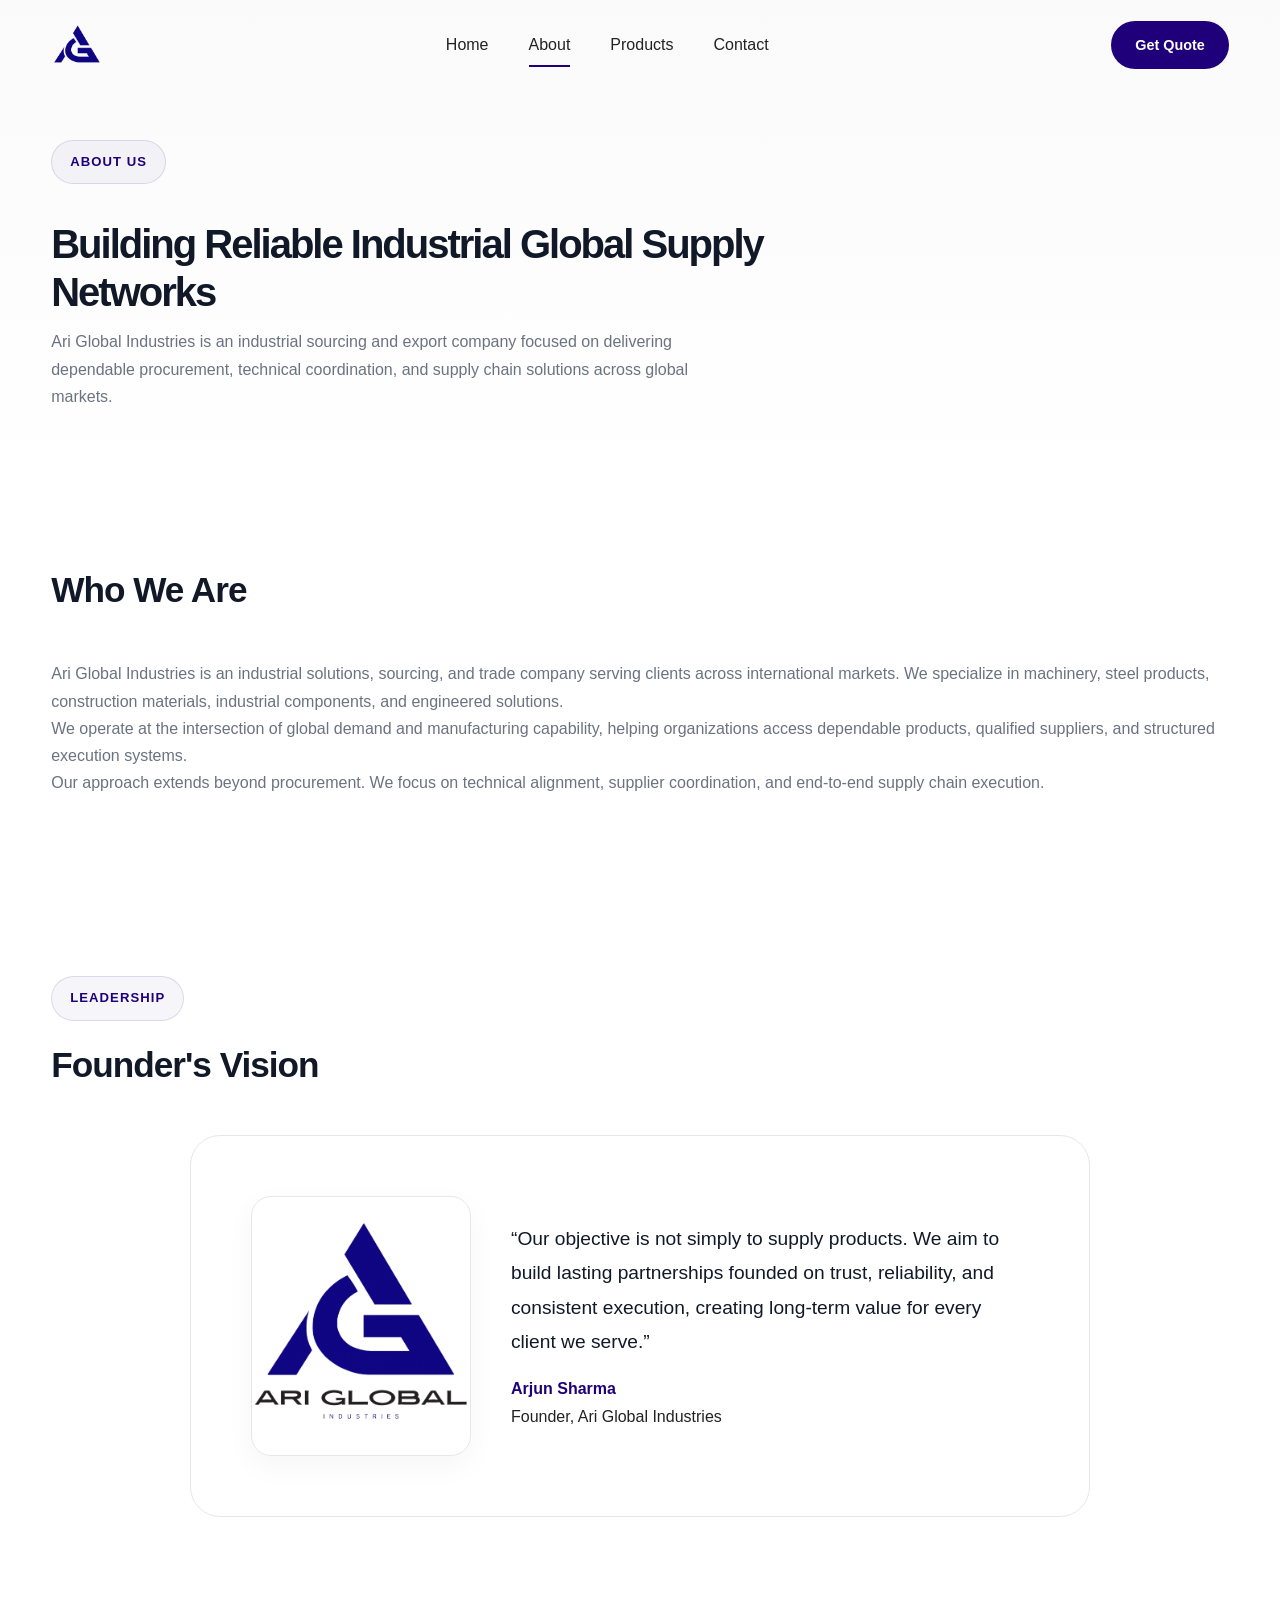
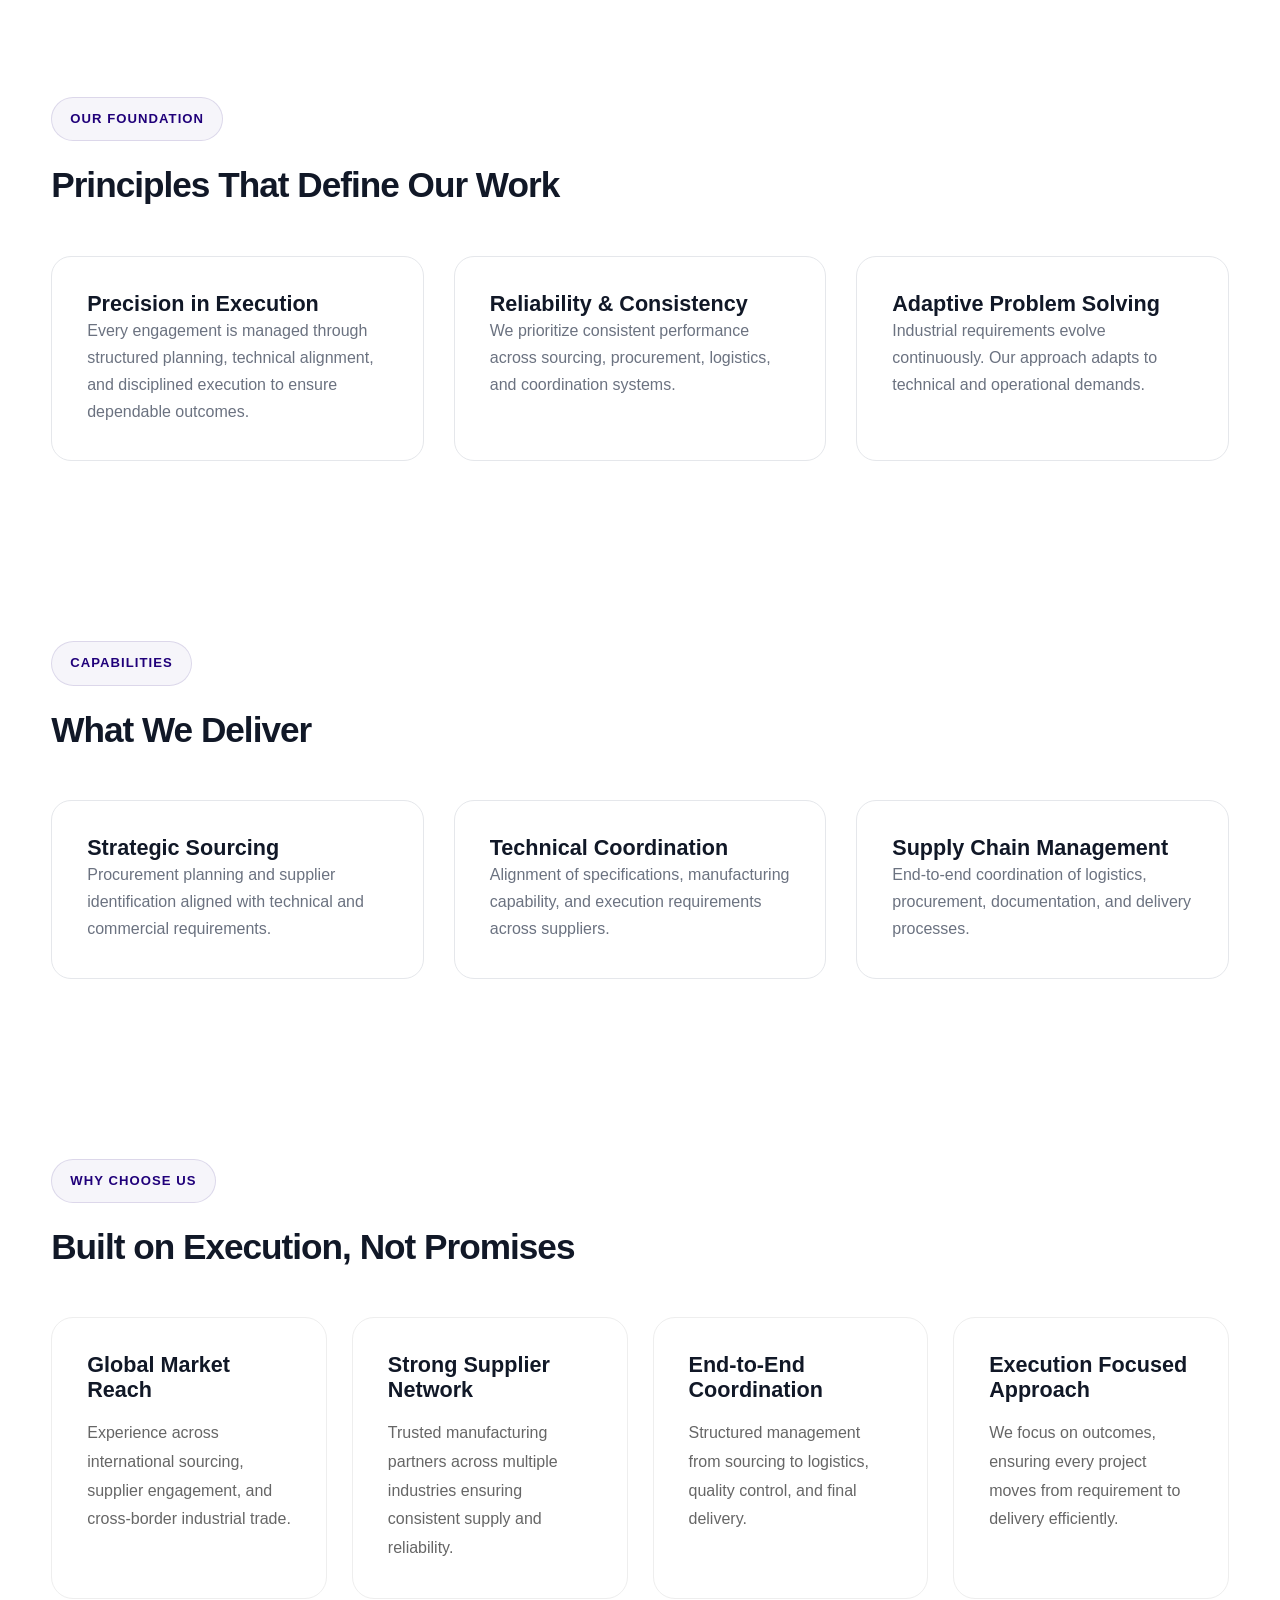
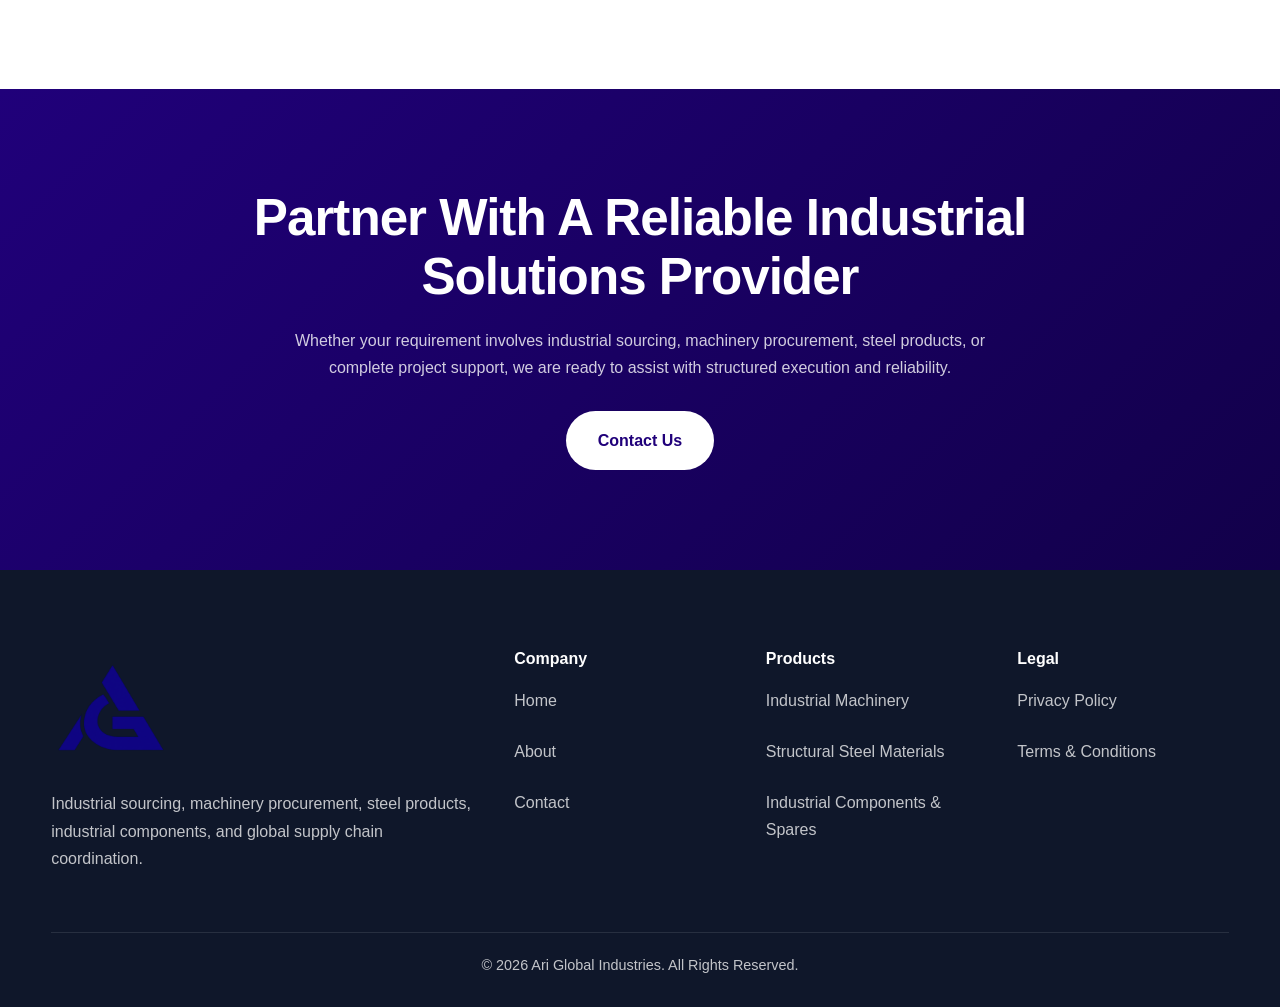
<file: about.html>
<!DOCTYPE html>
<html lang="en">

<head>

    <meta charset="UTF-8">
    <link rel="canonical" href="https://arigindustries.com/about">
    <meta name="viewport" content="width=device-width, initial-scale=1.0">

    <title>
About Ari Global Industries | Industrial Solutions Company
</title>

    <meta name="description"
content="Learn about Ari Global Industries, our leadership, sourcing expertise, industrial solutions capabilities, global supplier network, and commitment to execution excellence.">

<meta name="robots"
content="index, follow">

    <!-- Favicons -->

<link rel="icon" href="/favicon.ico" sizes="any">

<link rel="icon"
      type="image/png"
      sizes="32x32"
      href="favicon-32x32.png">

<link rel="icon"
      type="image/png"
      sizes="16x16"
      href="favicon-16x16.png">

<link rel="apple-touch-icon"
      href="apple-touch-icon.png">

<link rel="manifest"
      href="site.webmanifest">

<script type="application/ld+json">
{
  "@context":"https://schema.org",
  "@type":"Organization",
  "name":"Ari Global Industries",
  "url":"https://arigindustries.com/",
  "logo":"https://arigindustries.com/images/logo.png"
}
</script>      

    <link rel="stylesheet" href="style.css">

</head>

<body>

    <div class="preloader">

    <div class="loader-logo">
        <img src="images/logo.png" alt="Ari Global Industries Logo">
    </div>

</div>

<!-- =======================================
     HEADER (SAME AS HOMEPAGE)
======================================= -->

<header class="header">

    <div class="container navbar">

        <div class="logo">

    <a href="index.html">

        <img src="images/logo.png" alt="Ari Global Industries">

    </a>

    </div>
        

        <nav class="nav-links">

            <a href="index.html">Home</a>
            <a href="about.html" class="active">About</a>

            <div class="dropdown">

                <a href="#">Products</a>

                <div class="dropdown-menu">

                    <a href="industrial-machinery.html">Industrial Machinery</a>
                    <a href="steel-products.html">Structural Steel Materials</a>
                    <a href="industrial-components.html">Industrial Components & Spares</a>

                </div>

            </div>

            <a href="contact.html">Contact</a>

        </nav>

        <div class="nav-right">

            <a href="contact.html" class="nav-btn">
                Get Quote
            </a>

            <button class="menu-toggle">
                <span></span>
                <span></span>
                <span></span>
            </button>

        </div>

    </div>

</header>

<!-- =======================================
     ABOUT HERO (CLEAN + PREMIUM)
======================================= -->

<section class="page-hero">

    <div class="container">

        <div class="page-hero-content">

            <span class="section-tag">About Us</span>

            <h1>
                Building Reliable Industrial
                Global Supply Networks
            </h1>

            <p>
                Ari Global Industries is an industrial sourcing and export company
                focused on delivering dependable procurement, technical coordination,
                and supply chain solutions across global markets.
            </p>

        </div>

    </div>

</section>

<!-- =======================================
     COMPANY OVERVIEW
======================================= -->

<section class="about-section section-padding">

    <div class="container">

        <div class="section-heading">

            <h2>Who We Are</h2>

        </div>

        <div class="about-content">

            <p>
                Ari Global Industries is an industrial solutions, sourcing, and trade company
                serving clients across international markets. We specialize in machinery,
                steel products, construction materials, industrial components, and engineered solutions.
            </p>

            <p>
                We operate at the intersection of global demand and manufacturing capability,
                helping organizations access dependable products, qualified suppliers,
                and structured execution systems.
            </p>

            <p>
                Our approach extends beyond procurement. We focus on technical alignment,
                supplier coordination, and end-to-end supply chain execution.
            </p>

        </div>

    </div>

</section>
<!-- =======================================
     LEADERSHIP
======================================= -->

<section class="leadership section-padding">

    <div class="container">

        <div class="section-heading">

            <span class="section-tag">Leadership</span>

            <h2>Founder's Vision</h2>

        </div>

        <div class="leadership-box">

    <div class="leadership-quote">

        <div class="founder-grid">

            <div class="founder-image">

                <img src="images/founder.jpg" alt="Arjun Sharma - Founder">

            </div>

            <div class="founder-text">

                <p>

                    “Our objective is not simply to supply products.
                    We aim to build lasting partnerships founded on trust,
                    reliability, and consistent execution, creating long-term
                    value for every client we serve.”

                </p>

                <h4>Arjun Sharma</h4>

                <span>Founder, Ari Global Industries</span>

            </div>

        </div>

    </div>

</div>

    </div>

</section>
<!-- =======================================
     FOUNDATION PRINCIPLES
======================================= -->

<section class="foundation section-padding">

    <div class="container">

        <div class="section-heading">

            <span class="section-tag">Our Foundation</span>

            <h2>Principles That Define Our Work</h2>

        </div>

        <div class="foundation-grid">

            <div class="foundation-card">

                <h3>Precision in Execution</h3>

                <p>
                    Every engagement is managed through structured planning,
                    technical alignment, and disciplined execution to ensure dependable outcomes.
                </p>

            </div>

            <div class="foundation-card">

                <h3>Reliability & Consistency</h3>

                <p>
                    We prioritize consistent performance across sourcing, procurement,
                    logistics, and coordination systems.
                </p>

            </div>

            <div class="foundation-card">

                <h3>Adaptive Problem Solving</h3>

                <p>
                    Industrial requirements evolve continuously.
                    Our approach adapts to technical and operational demands.
                </p>

            </div>

        </div>

    </div>

</section>
<!-- =======================================
     CAPABILITIES
======================================= -->

<section class="capabilities section-padding">

    <div class="container">

        <div class="section-heading">

            <span class="section-tag">Capabilities</span>

            <h2>What We Deliver</h2>

        </div>

        <div class="capabilities-grid">

            <div class="capability-card">

                <h3>Strategic Sourcing</h3>

                <p>
                    Procurement planning and supplier identification
                    aligned with technical and commercial requirements.
                </p>

            </div>

            <div class="capability-card">

                <h3>Technical Coordination</h3>

                <p>
                    Alignment of specifications, manufacturing capability,
                    and execution requirements across suppliers.
                </p>

            </div>

            <div class="capability-card">

                <h3>Supply Chain Management</h3>

                <p>
                    End-to-end coordination of logistics, procurement,
                    documentation, and delivery processes.
                </p>

            </div>

        </div>

    </div>

</section>
<!-- =======================================
     WHY CHOOSE US
======================================= -->

<section class="why-choose section-padding">

    <div class="container">

        <div class="section-heading">

            <span class="section-tag">Why Choose Us</span>

            <h2>Built on Execution, Not Promises</h2>

        </div>

        <div class="why-grid">

            <div class="why-card">

                <h3>Global Market Reach</h3>

                <p>
                    Experience across international sourcing,
                    supplier engagement, and cross-border industrial trade.
                </p>

            </div>

            <div class="why-card">

                <h3>Strong Supplier Network</h3>

                <p>
                    Trusted manufacturing partners across multiple industries
                    ensuring consistent supply and reliability.
                </p>

            </div>

            <div class="why-card">

                <h3>End-to-End Coordination</h3>

                <p>
                    Structured management from sourcing to logistics,
                    quality control, and final delivery.
                </p>

            </div>

            <div class="why-card">

                <h3>Execution Focused Approach</h3>

                <p>
                    We focus on outcomes, ensuring every project moves
                    from requirement to delivery efficiently.
                </p>

            </div>

        </div>

    </div>

</section>

<!-- =======================================
     CTA SECTION
======================================= -->

<section class="about-cta">

    <div class="container">

        <div class="cta-box">

            <h2>
                Partner With A Reliable
                Industrial Solutions Provider
            </h2>

            <p>
                Whether your requirement involves industrial sourcing,
                machinery procurement, steel products, or complete project support,
                we are ready to assist with structured execution and reliability.
            </p>

            <a href="contact.html" class="btn-primary">
                Contact Us
            </a>

        </div>

    </div>

</section>

<!-- =======================================
     FOOTER
======================================= -->

<footer class="footer">

    <div class="container">

        <div class="footer-grid">

            <div class="footer-column">

                <img src="images/logo.png" alt="Ari Global Industries" class="footer-logo">

                <p>
                    Industrial sourcing, machinery procurement, steel products,
                    industrial components, and global supply chain coordination.
                </p>

            </div>

            <div class="footer-column">

                <h4>Company</h4>

                <ul>
                    <li><a href="index.html">Home</a></li>
                    <li><a href="about.html">About</a></li>
                    <li><a href="contact.html">Contact</a></li>
                </ul>

            </div>

            <div class="footer-column">

                <h4>Products</h4>

                <ul>
                    <li><a href="industrial-machinery.html">Industrial Machinery</a></li>
                    <li><a href="steel-products.html">Structural Steel Materials</a></li>
                    <li><a href="industrial-components.html">Industrial Components & Spares</a></li>
                </ul>

            </div>

            <div class="footer-column">

                <h4>Legal</h4>

                <ul>
                    <li><a href="privacy-policy.html">Privacy Policy</a></li>
                    <li><a href="terms-and-conditions.html">Terms & Conditions</a></li>
                </ul>

            </div>

        </div>

        <div class="footer-bottom">

            <p>© 2026 Ari Global Industries. All Rights Reserved.</p>

        </div>

    </div>

</footer>

<!-- =======================================
     SCRIPTS
======================================= -->

<script src="main.js"></script>

</body>
</html>
</file>
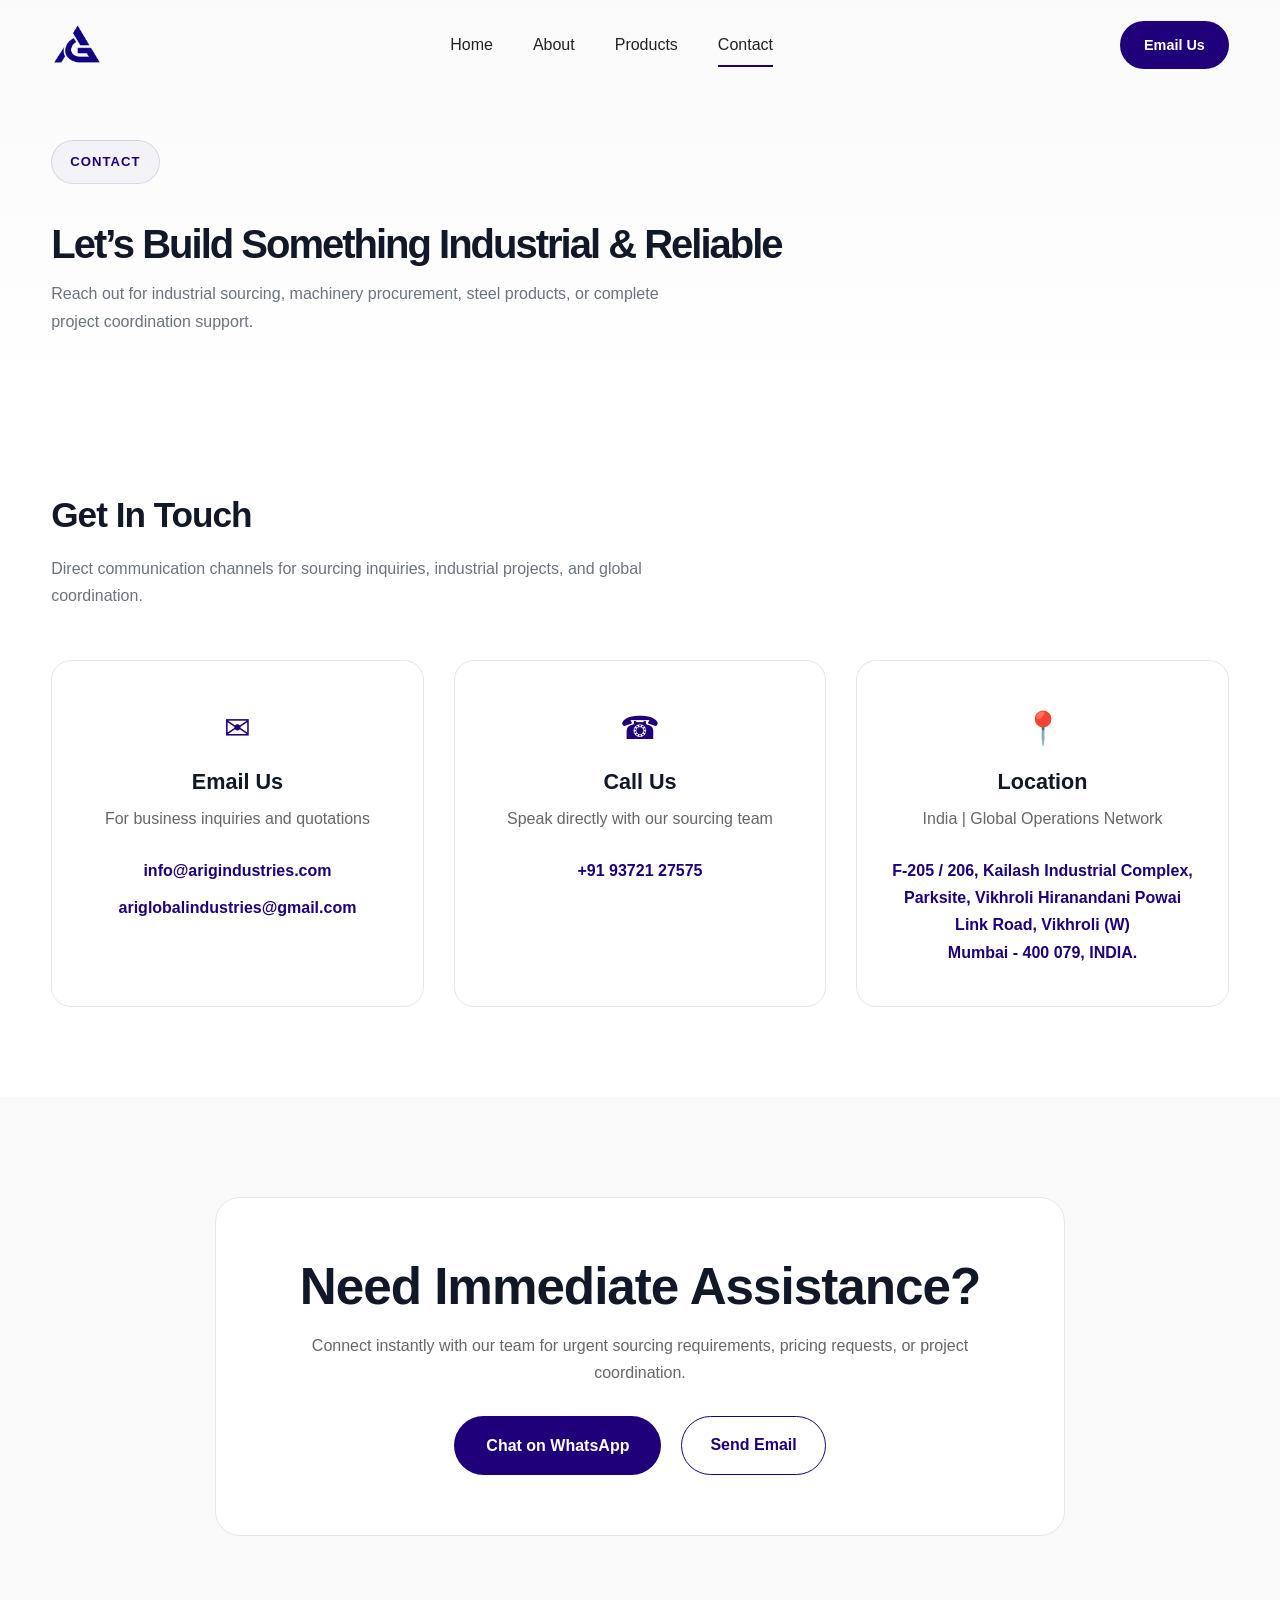
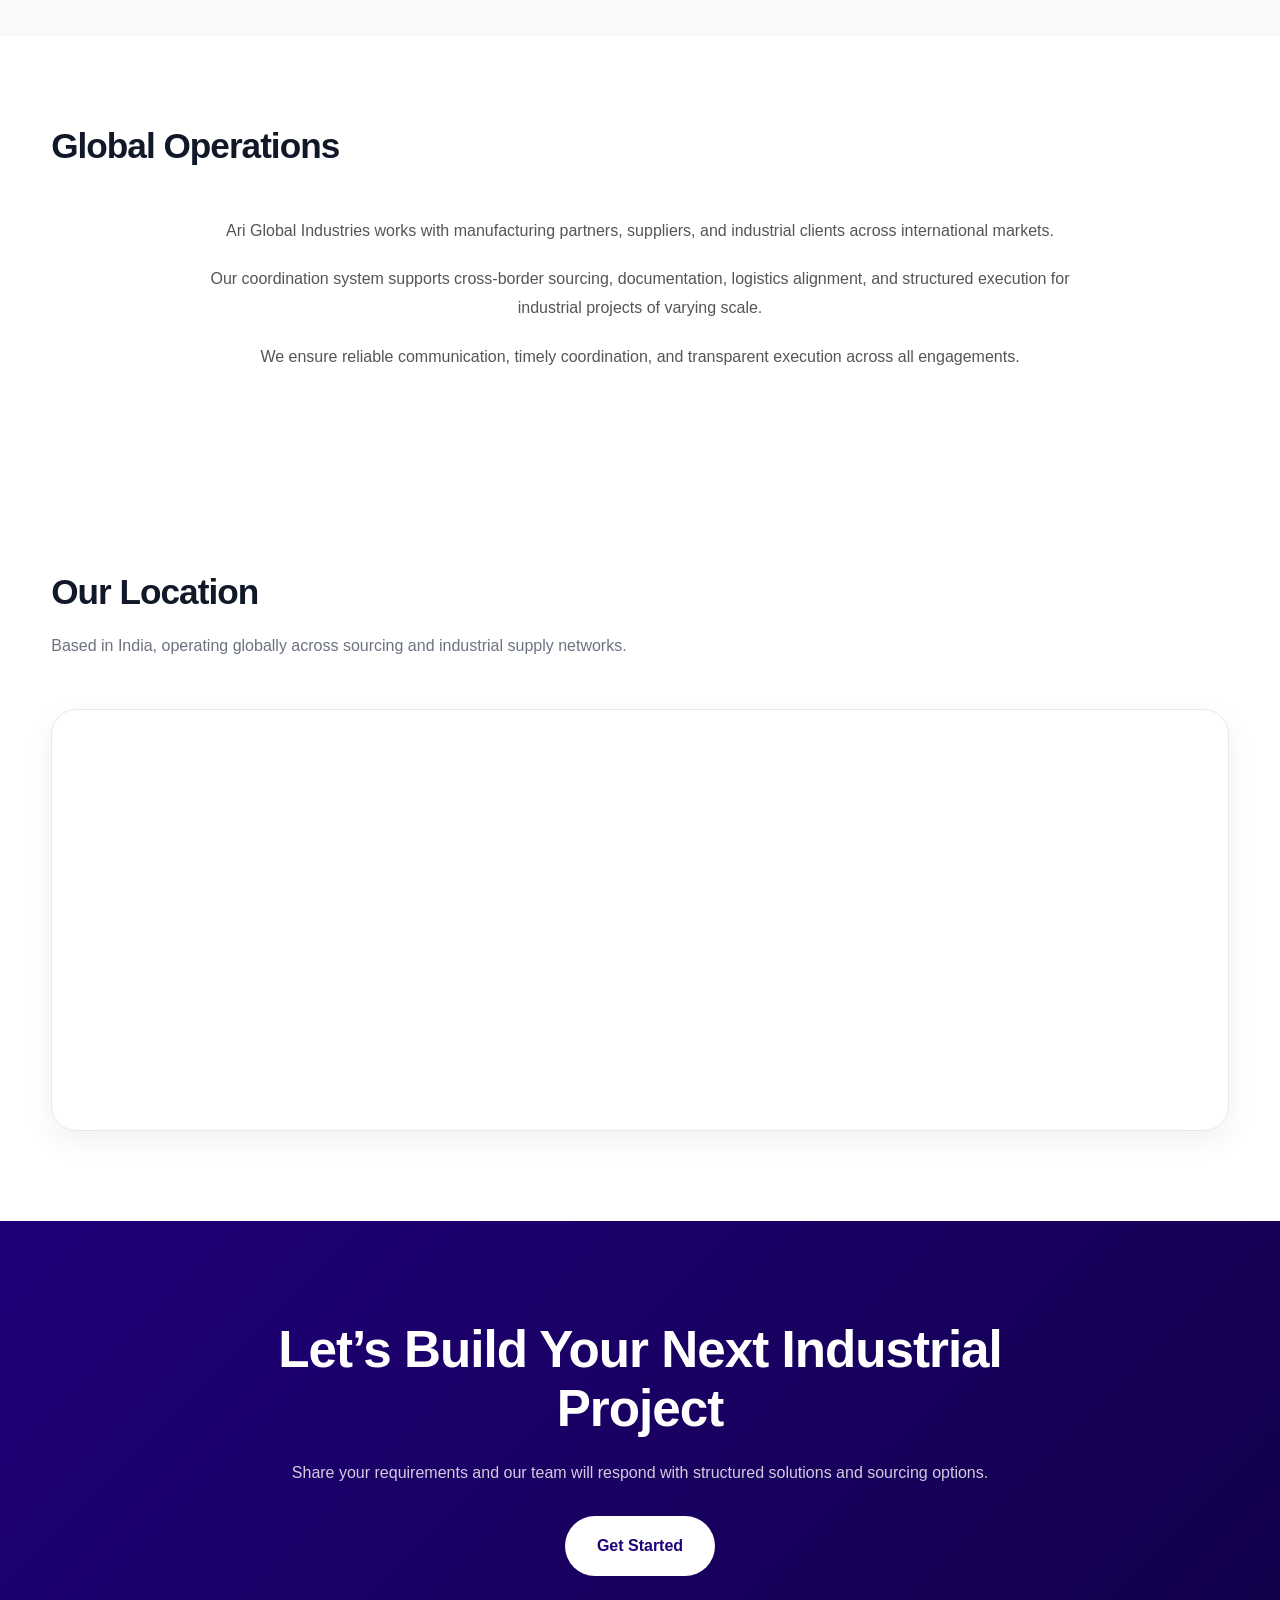
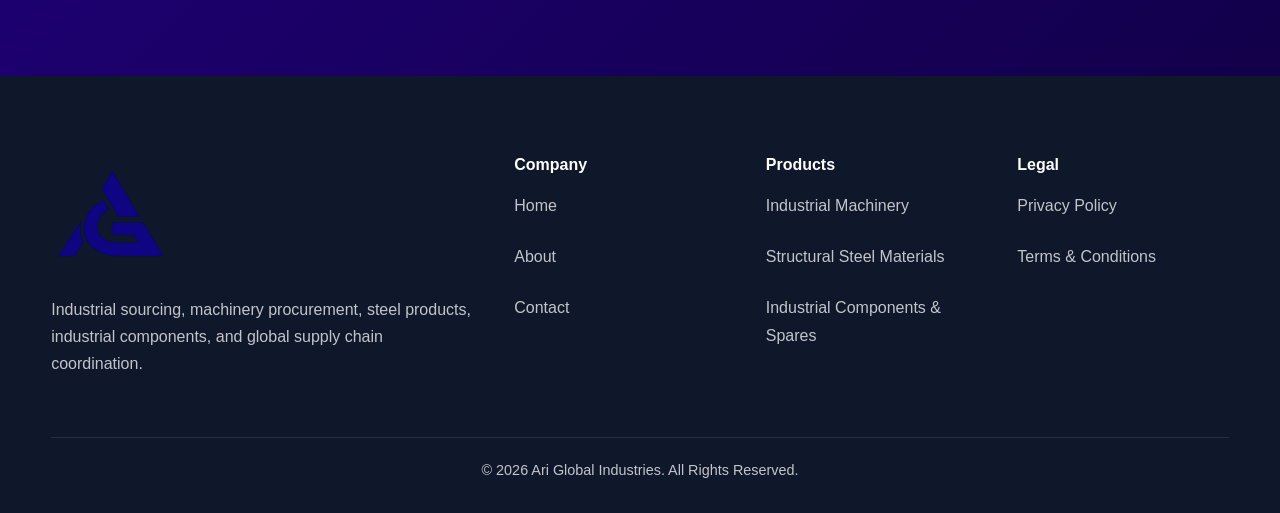
<file: contact.html>
<!DOCTYPE html>
<html lang="en">

<head>

    <meta charset="UTF-8">
    <link rel="canonical" href="https://arigindustries.com/contact">
    <meta name="viewport" content="width=device-width, initial-scale=1.0">

    <title>
Contact Ari Global Industries
</title>

<meta name="description"
content="Contact Ari Global Industries for industrial machinery, steel products, industrial sourcing, turnkey projects, and international supply solutions.">

<meta name="robots"
content="index, follow">

    <!-- Favicons -->

<link rel="icon" href="/favicon.ico" sizes="any">

<link rel="icon"
      type="image/png"
      sizes="32x32"
      href="favicon-32x32.png">

<link rel="icon"
      type="image/png"
      sizes="16x16"
      href="favicon-16x16.png">

<link rel="apple-touch-icon"
      href="apple-touch-icon.png">

<link rel="manifest"
      href="site.webmanifest">

<script type="application/ld+json">
{
  "@context":"https://schema.org",
  "@type":"Organization",
  "name":"Ari Global Industries",
  "url":"https://arigindustries.com/",
  "logo":"https://arigindustries.com/images/logo.png"
}
</script>      

    <link rel="stylesheet" href="style.css">

</head>

<body>

<!-- =======================================
     HEADER
======================================= -->

<header class="header">

    <div class="container navbar">

        <div class="logo">
            <a href="index.html">
                <img src="images/logo.png" alt="Ari Global Industries">
            </a>
        </div>

        <nav class="nav-links">

            <a href="index.html">Home</a>
            <a href="about.html">About</a>

            <div class="dropdown">

                <a href="#">Products</a>

                <div class="dropdown-menu">

                    <a href="industrial-machinery.html">Industrial Machinery</a>
                    <a href="steel-products.html">Structural Steel Materials</a>
                    <a href="industrial-components.html">Industrial Components & Spares</a>

                </div>

            </div>

            <a href="contact.html" class="active">Contact</a>

        </nav>

        <div class="nav-right">

            <a href="mailto:info@arigindustries.com" class="nav-btn">
                Email Us
            </a>

            <button class="menu-toggle">
                <span></span>
                <span></span>
                <span></span>
            </button>

        </div>

    </div>

</header>

<!-- =======================================
     CONTACT HERO
======================================= -->

<section class="page-hero">

    <div class="container">

        <div class="page-hero-content">

            <span class="section-tag">Contact</span>

            <h1>
                Let’s Build Something
                Industrial & Reliable
            </h1>

            <p>
                Reach out for industrial sourcing, machinery procurement,
                steel products, or complete project coordination support.
            </p>

        </div>

    </div>

</section>
<!-- =======================================
     CONTACT INFORMATION
======================================= -->

<section class="contact-info section-padding">

    <div class="container">

        <div class="section-heading">

            <h2>Get In Touch</h2>

            <p>
                Direct communication channels for sourcing inquiries,
                industrial projects, and global coordination.
            </p>

        </div>

        <div class="contact-grid">

            <!-- EMAIL -->
            <div class="contact-card">

                <div class="contact-icon">
                    ✉
                </div>

                <h3>Email Us</h3>

                <p>
                    For business inquiries and quotations
                </p>

                <a href="mailto:info@arigindustries.com">
                    info@arigindustries.com
                </a>
                <a href="mailto:ariglobalindustries@gmail.com">
                    ariglobalindustries@gmail.com
                </a>

            </div>

            <!-- PHONE -->
            <div class="contact-card">

                <div class="contact-icon">
                    ☎
                </div>

                <h3>Call Us</h3>

                <p>
                    Speak directly with our sourcing team
                </p>

                <a href="tel:+910000000000">
                    +91 93721 27575
                </a>

            </div>

            <!-- LOCATION -->
            <div class="contact-card">

                <div class="contact-icon">
                    📍
                </div>

                <h3>Location</h3>

                <p>
                    India | Global Operations Network
                </p>
                 
                <a>
                     F-205 / 206, Kailash Industrial Complex, Parksite, Vikhroli Hiranandani Powai Link Road, Vikhroli (W)<br>
                    Mumbai - 400 079, INDIA.
                </a>    

            </div>

        </div>

    </div>

</section>
<!-- =======================================
     QUICK CONNECT
======================================= -->

<section class="quick-connect">

    <div class="container">

        <div class="quick-box">

            <h2>
                Need Immediate Assistance?
            </h2>

            <p>
                Connect instantly with our team for urgent sourcing requirements,
                pricing requests, or project coordination.
            </p>

            <div class="quick-buttons">

                <a href="https://wa.me/910000000000" class="btn-primary">
                    Chat on WhatsApp
                </a>

                <a href="mailto:info@ariglobalindustries.com" class="btn-secondary">
                    Send Email
                </a>

            </div>

        </div>

    </div>

</section>
<!-- =======================================
     GLOBAL REACH
======================================= -->

<section class="global-reach section-padding">

    <div class="container">

        <div class="section-heading">

            <h2>Global Operations</h2>

        </div>

        <div class="reach-content">

            <p>
                Ari Global Industries works with manufacturing partners,
                suppliers, and industrial clients across international markets.
            </p>

            <p>
                Our coordination system supports cross-border sourcing,
                documentation, logistics alignment, and structured execution
                for industrial projects of varying scale.
            </p>

            <p>
                We ensure reliable communication, timely coordination,
                and transparent execution across all engagements.
            </p>

        </div>

    </div>

</section>

<!-- =======================================
     MAP SECTION
======================================= -->

<section class="contact-map section-padding">

    <div class="container">

        <div class="section-heading">

            <h2>Our Location</h2>

            <p>
                Based in India, operating globally across sourcing and industrial supply networks.
            </p>

        </div>

        <div class="map-box">

            <iframe
                src="https://www.google.com/maps/embed?pb=!1m18!1m12!1m3!1d3769.881976863992!2d72.9183122!3d19.1128329!2m3!1f0!2f0!3f0!3m2!1i1024!2i768!4f13.1!3m3!1m2!1s0x3be7c7c1de775cbb%3A0xfe68d544859f547e!2sKailash%20Industrial%20Complex%2C%20Park%20Site%20Rd%2C%20Vikhroli%20Park%20Site%2C%20HMPL%20Surya%20Nagar%2C%20Vikhroli%20West%2C%20Mumbai%2C%20Maharashtra%20400079!5e0!3m2!1sen!2sin!4v1774724966769!5m2!1sen!2sin"
                width="100%"
                height="420"
                style="border:0;"
                allowfullscreen=""
                loading="lazy"
                referrerpolicy="no-referrer-when-downgrade">
            </iframe>

        </div>

    </div>

</section>

<!-- =======================================
     FINAL CTA
======================================= -->

<section class="contact-cta">

    <div class="container">

        <div class="cta-box">

            <h2>
                Let’s Build Your Next Industrial Project
            </h2>

            <p>
                Share your requirements and our team will respond with
                structured solutions and sourcing options.
            </p>

            <a href="mailto:info@ariglobalindustries.com" class="btn-primary">
                Get Started
            </a>

        </div>

    </div>

</section>
<!-- =======================================
     FOOTER
======================================= -->

<footer class="footer">

    <div class="container">

        <div class="footer-grid">

            <div class="footer-column">

                <img src="images/logo.png" alt="Ari Global Industries" class="footer-logo">

                <p>
                    Industrial sourcing, machinery procurement, steel products,
                    industrial components, and global supply chain coordination.
                </p>

            </div>

            <div class="footer-column">

                <h4>Company</h4>

                <ul>
                    <li><a href="index.html">Home</a></li>
                    <li><a href="about.html">About</a></li>
                    <li><a href="contact.html">Contact</a></li>
                </ul>

            </div>

            <div class="footer-column">

                <h4>Products</h4>

                <ul>
                    <li><a href="industrial-machinery.html">Industrial Machinery</a></li>
                    <li><a href="steel-products.html">Structural Steel Materials</a></li>
                    <li><a href="industrial-components.html">Industrial Components & Spares</a></li>
                </ul>

            </div>

            <div class="footer-column">

                <h4>Legal</h4>

                <ul>
                    <li><a href="privacy-policy.html">Privacy Policy</a></li>
                    <li><a href="terms-and-conditions.html">Terms & Conditions</a></li>
                </ul>

            </div>

        </div>

        <div class="footer-bottom">

            <p>© 2026 Ari Global Industries. All Rights Reserved.</p>

        </div>

    </div>

</footer>

<script src="main.js"></script>

</body>
</html>
</file>
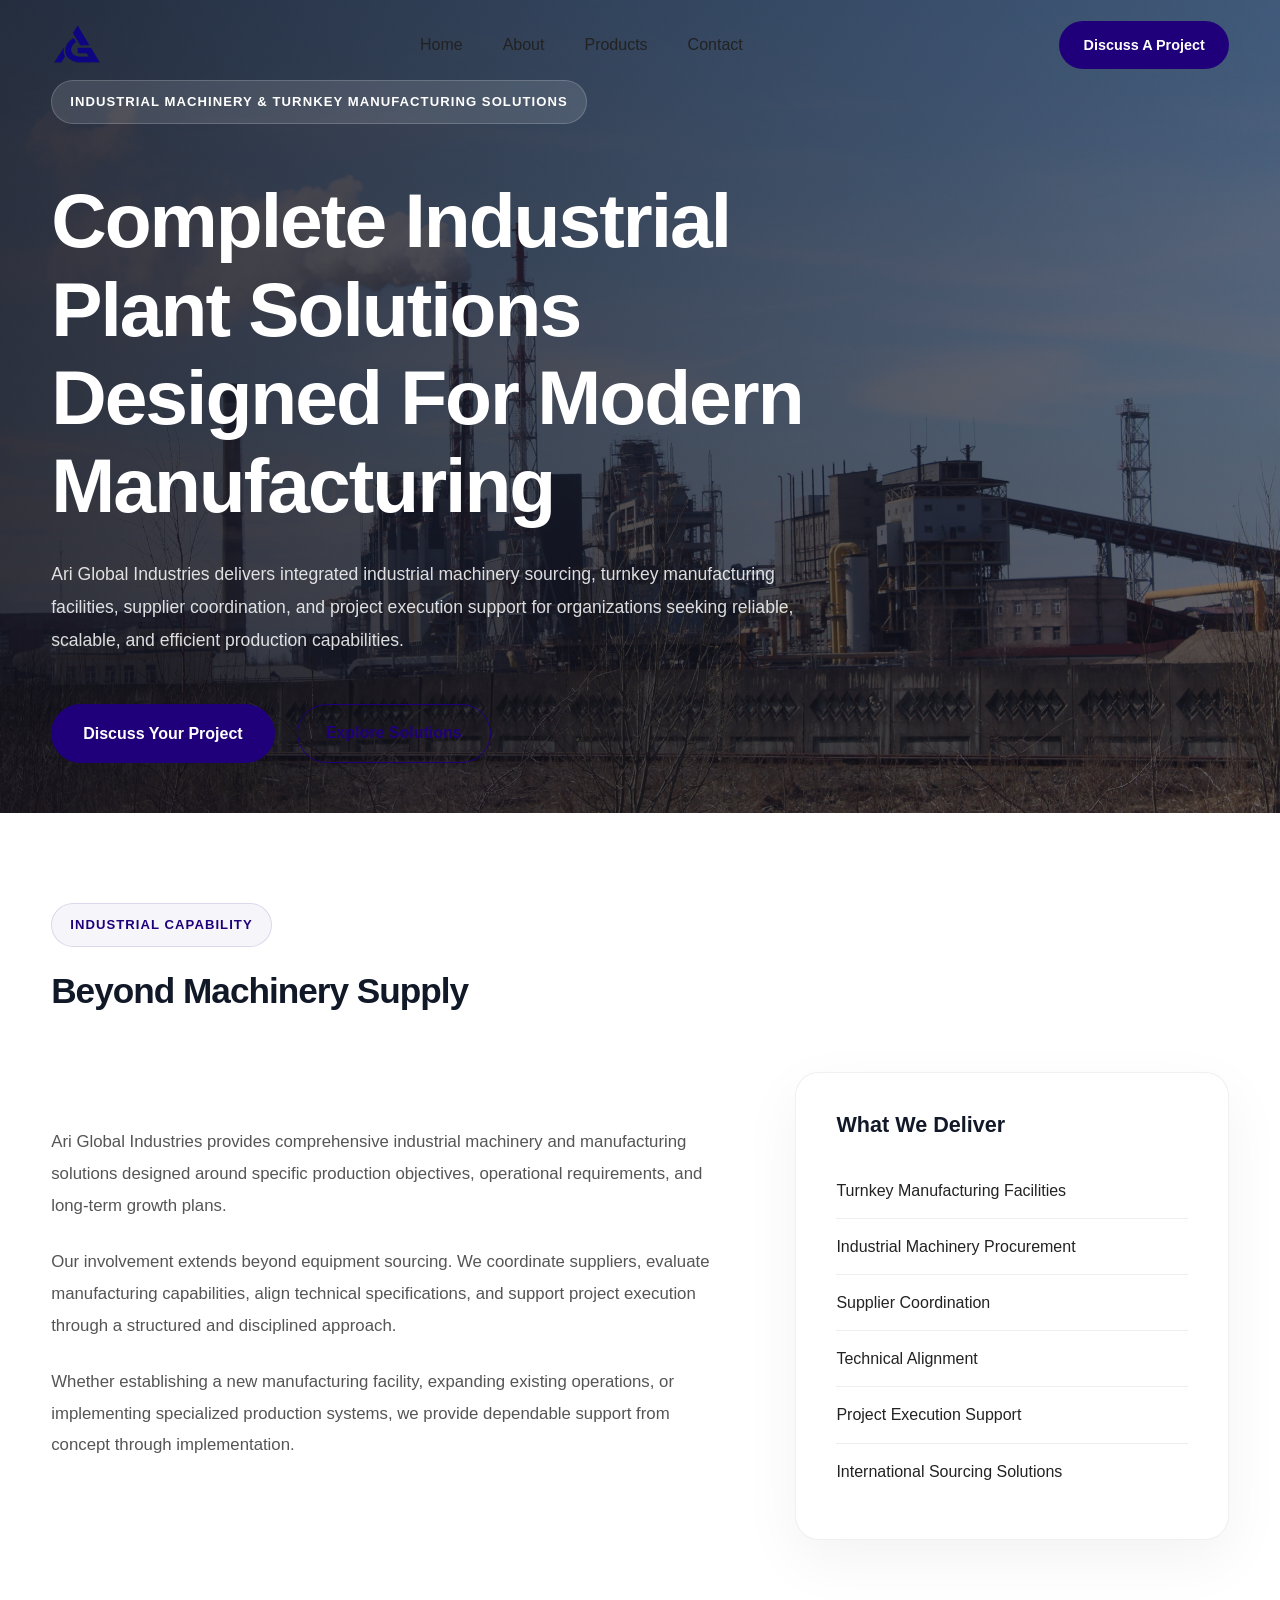
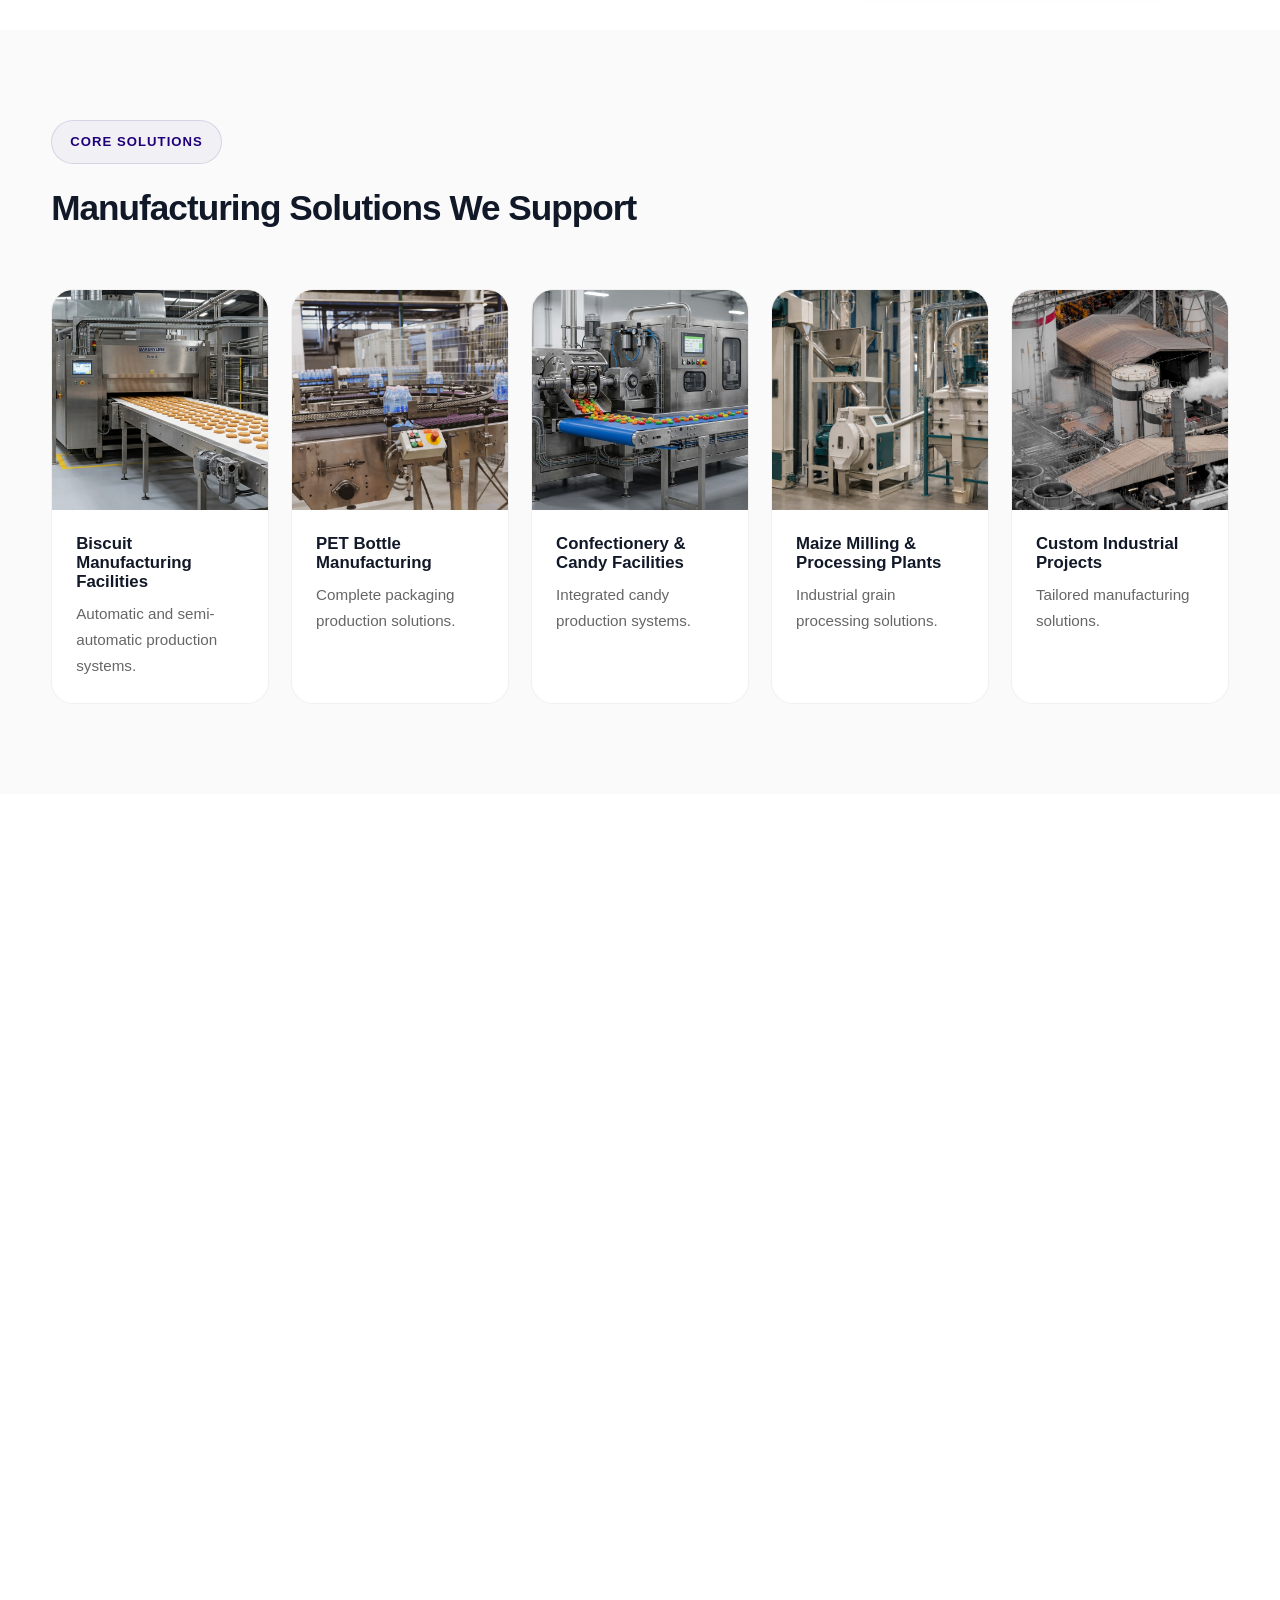
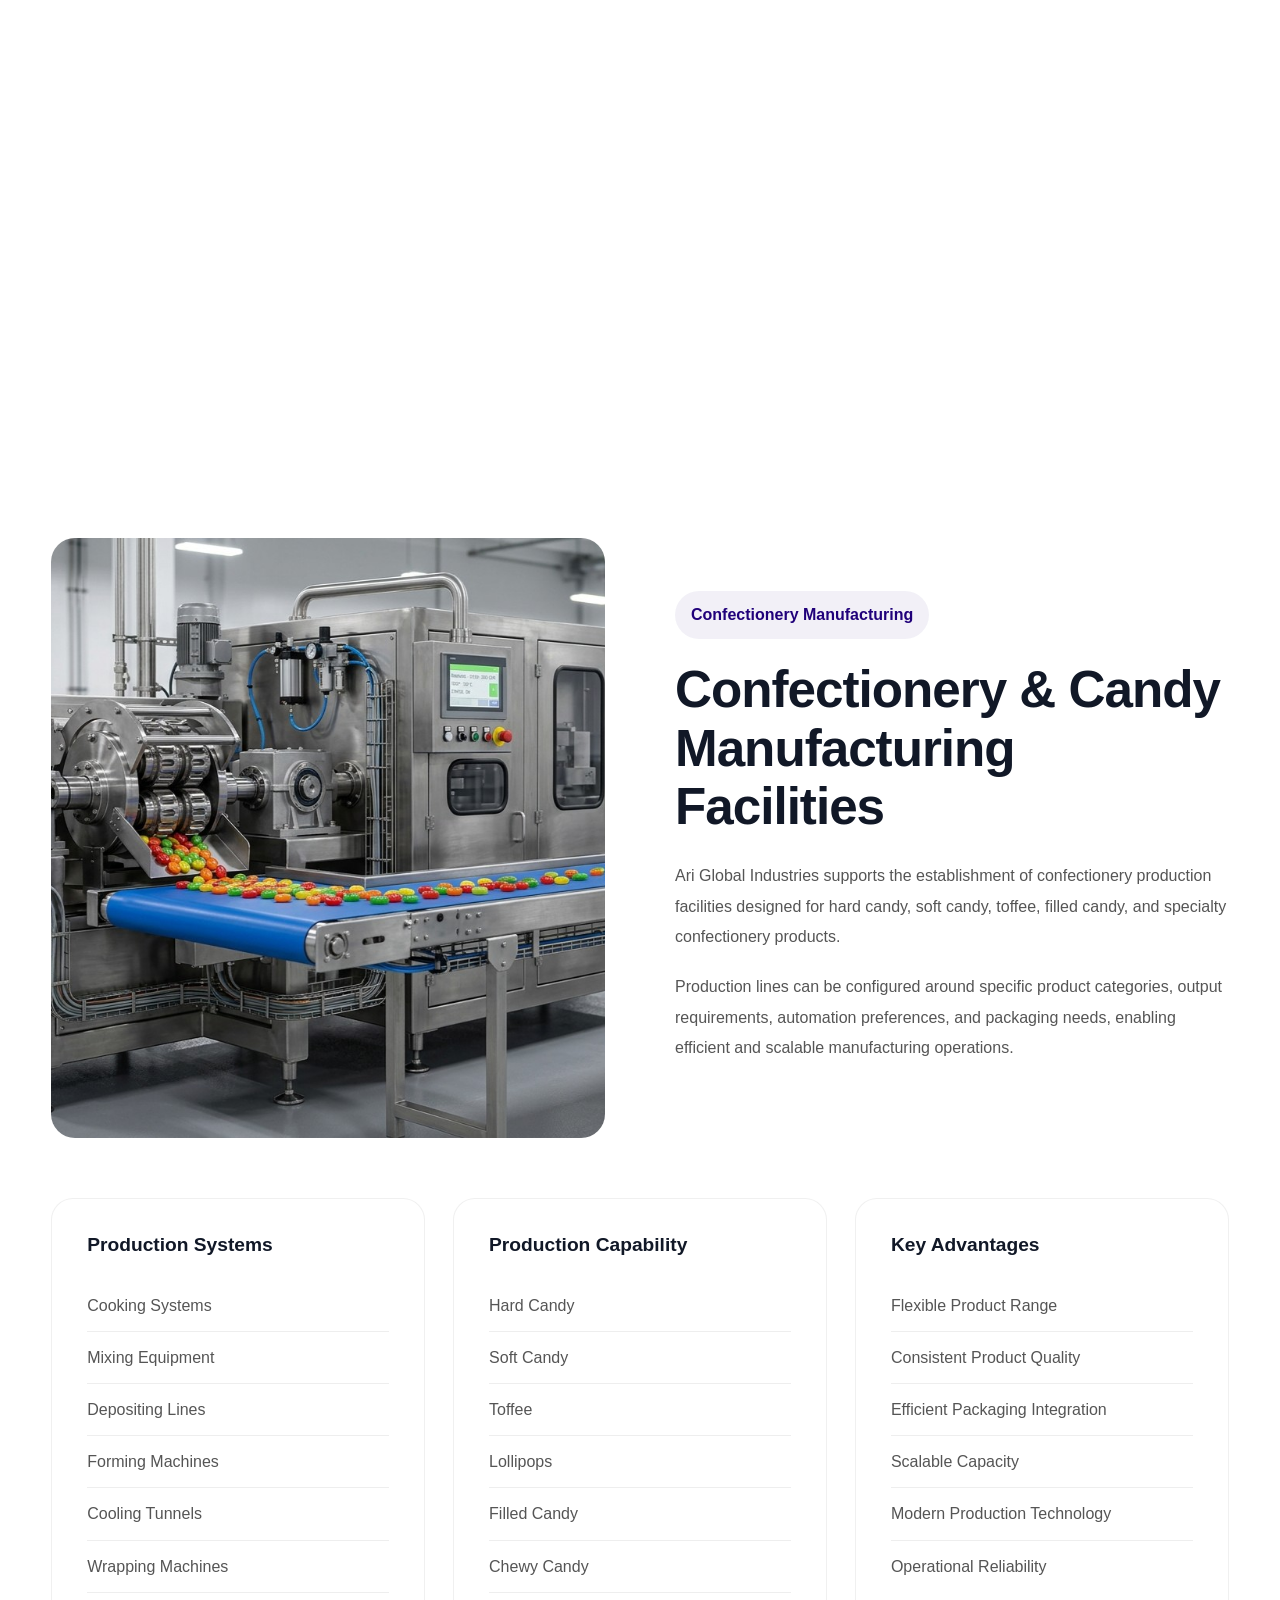
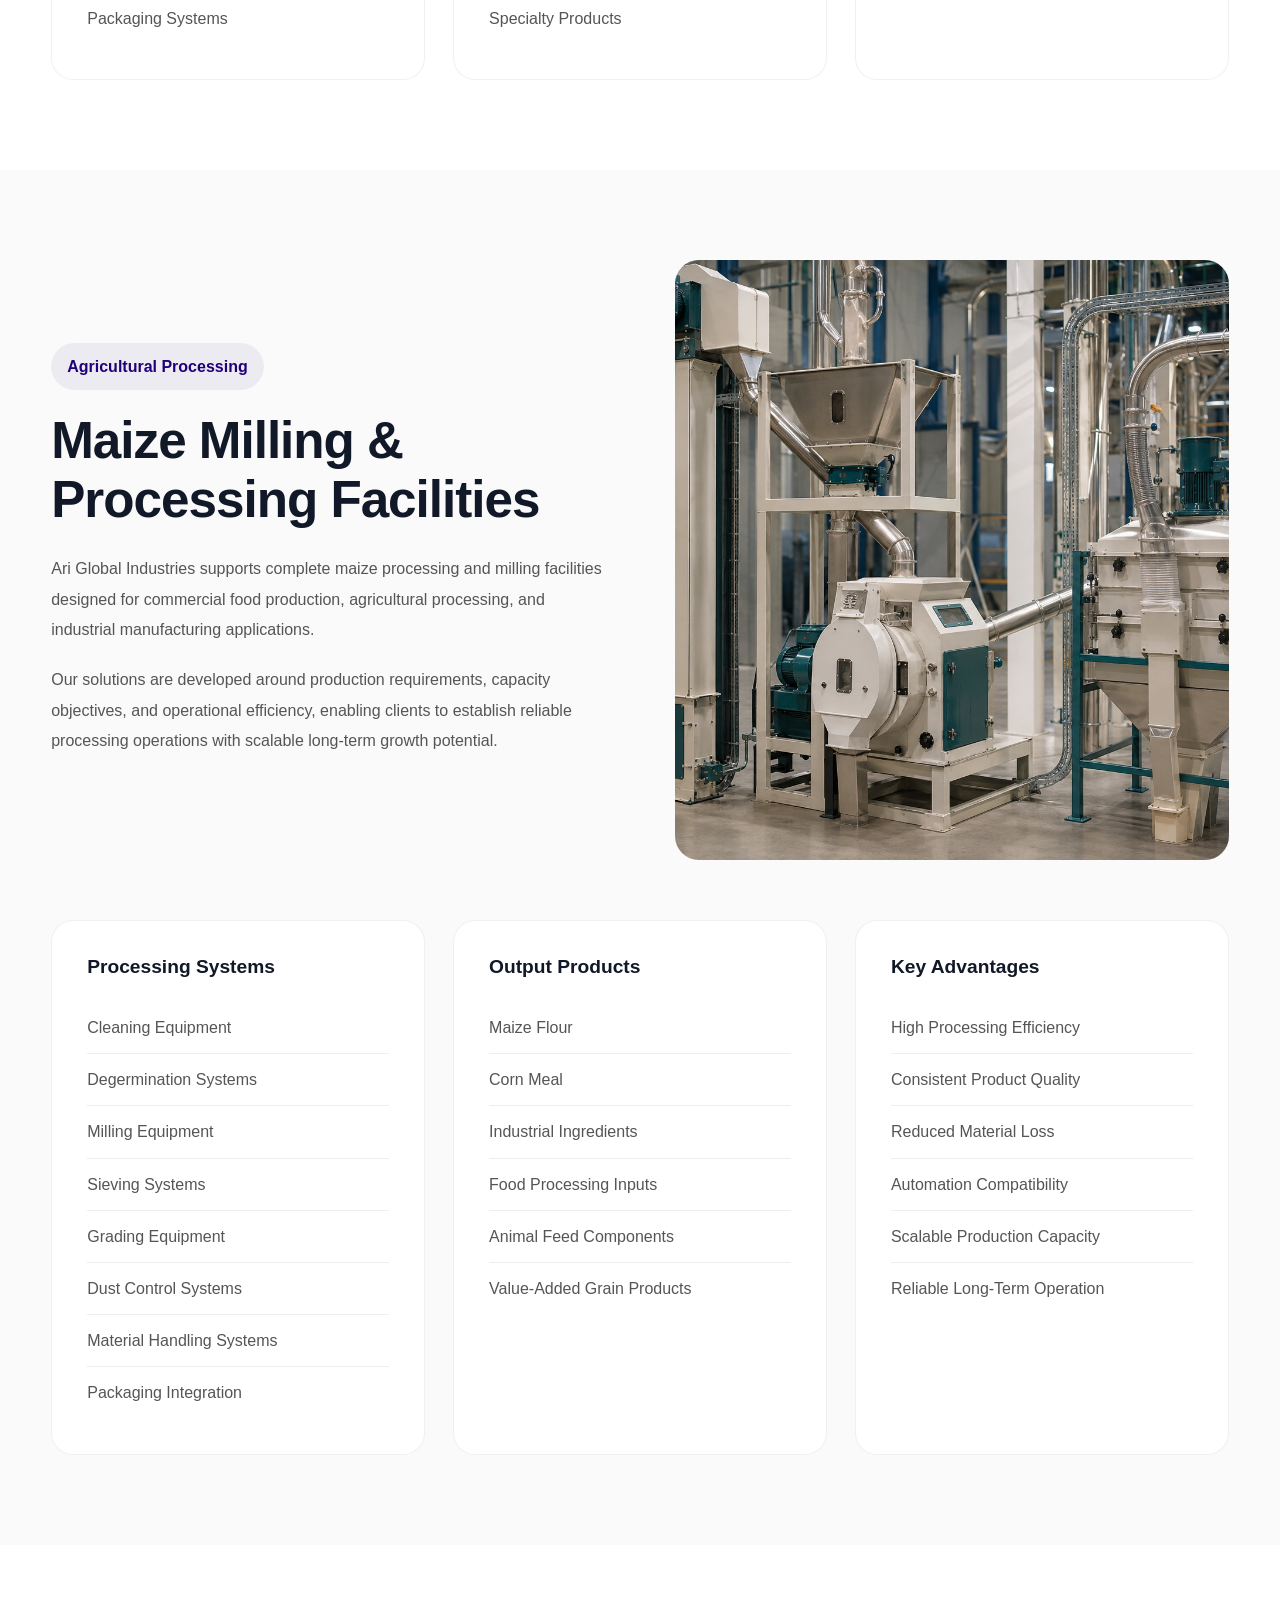
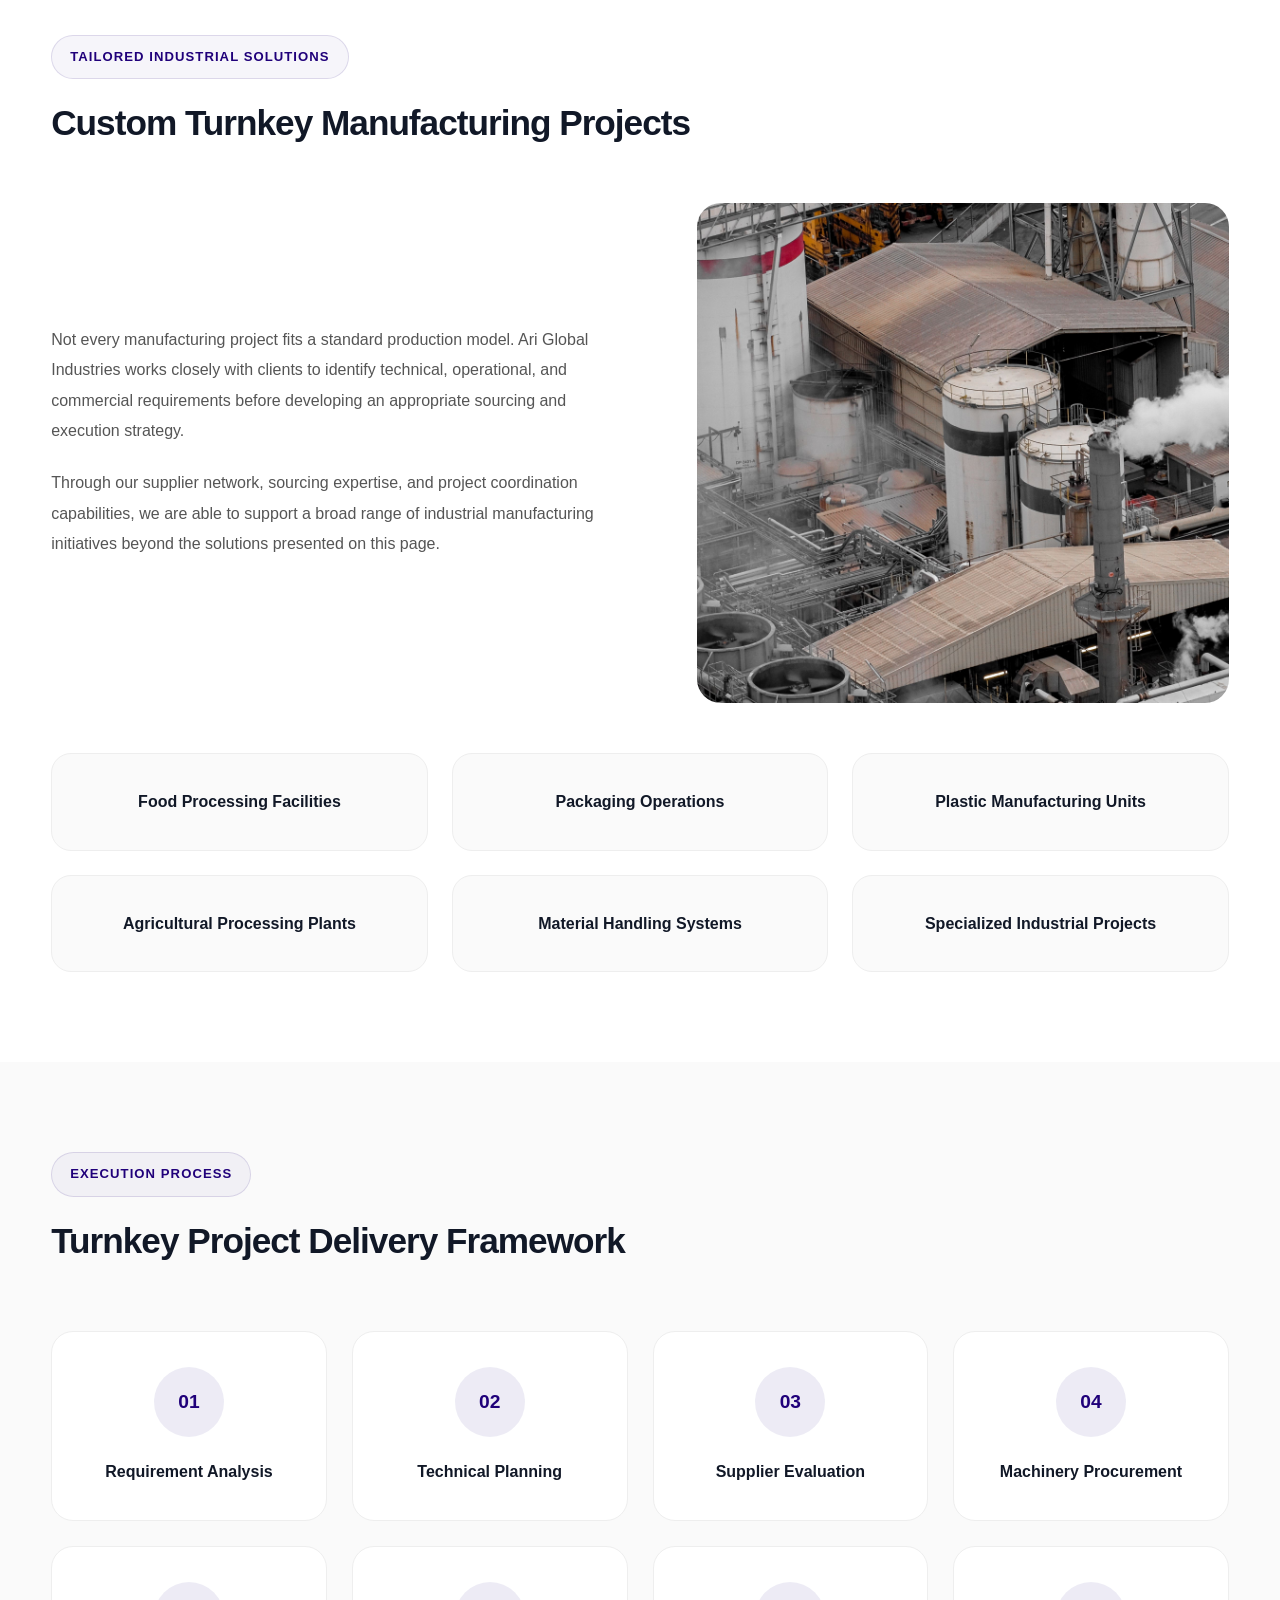
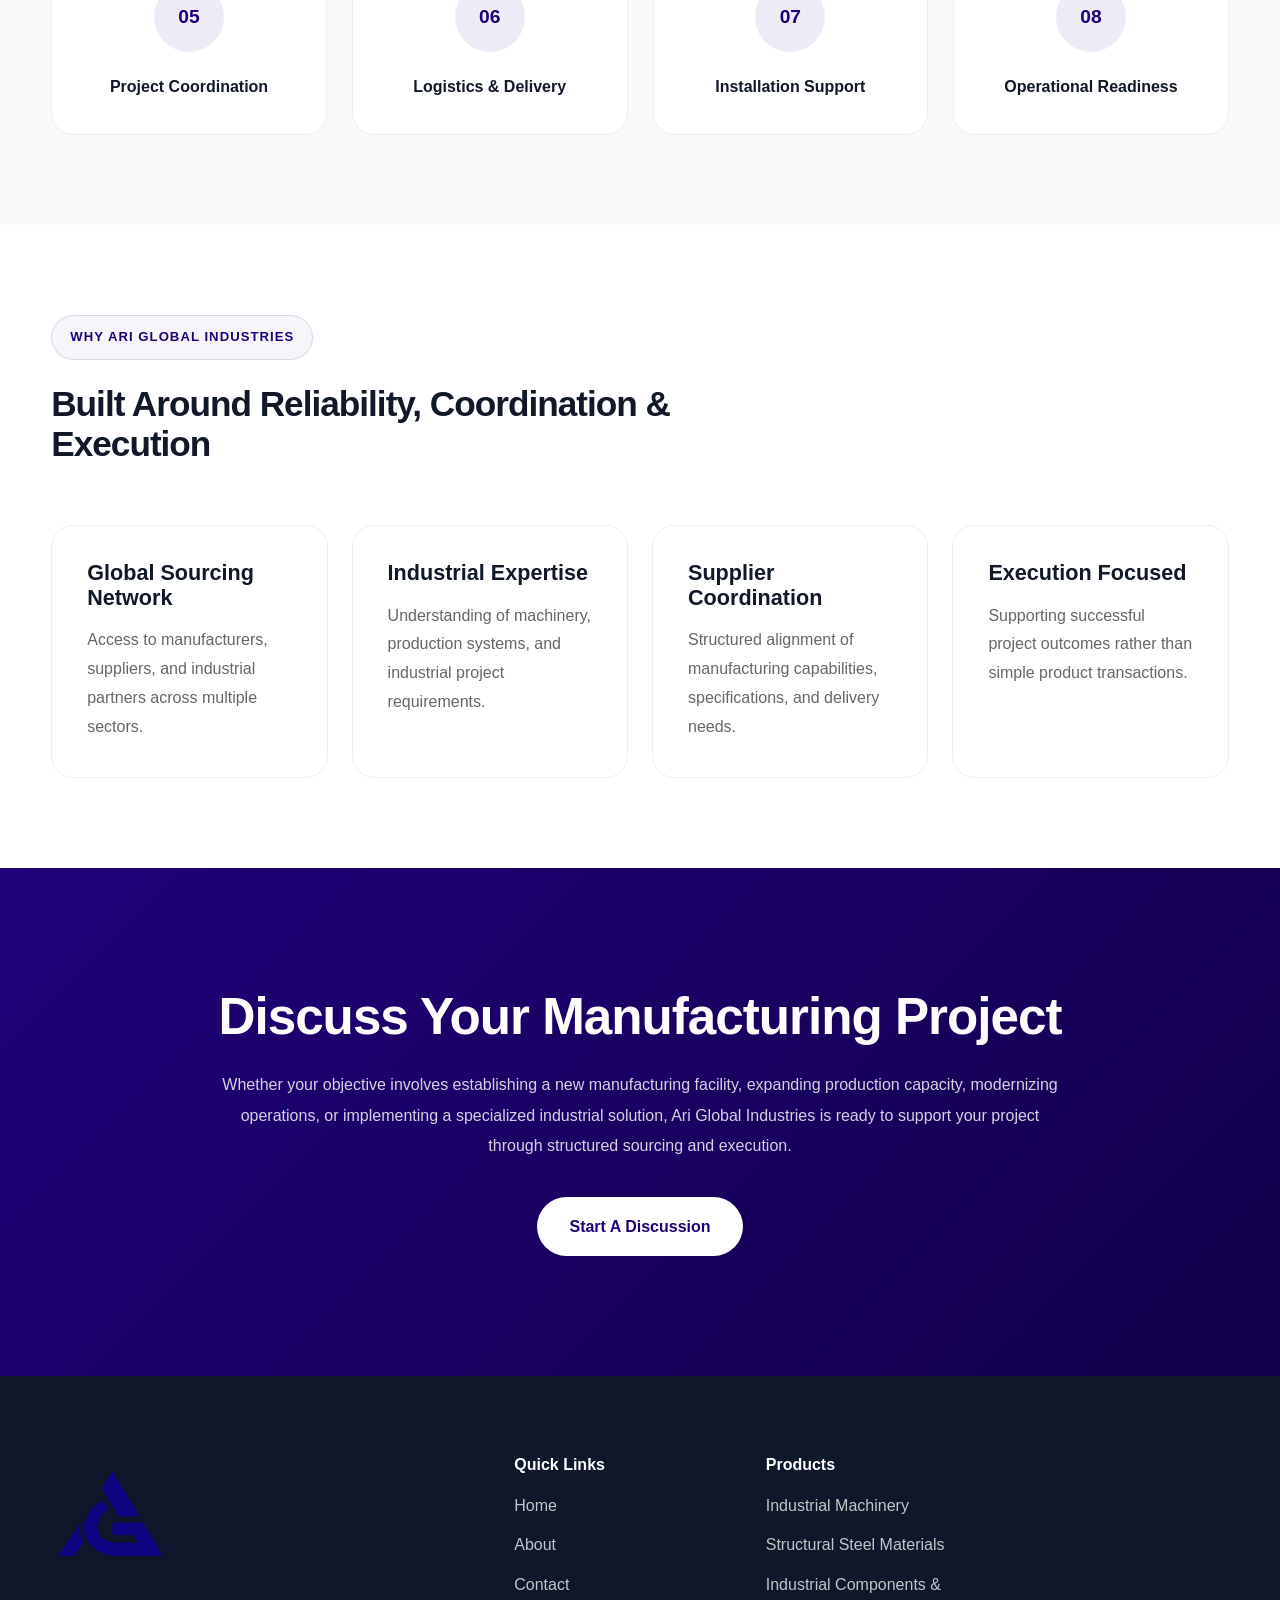
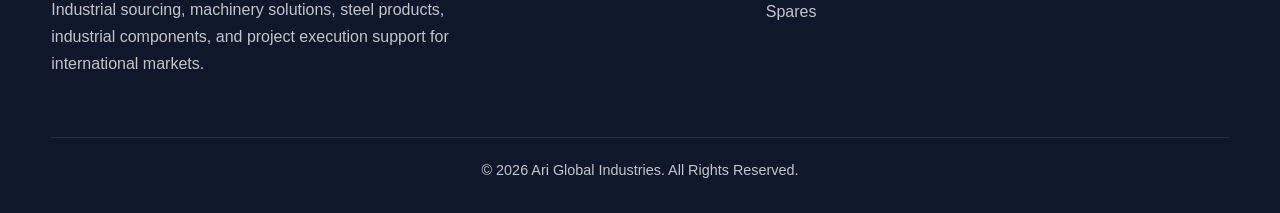
<file: industrial-machinery.html>
<!DOCTYPE html>
<html lang="en">

<head>

    <meta charset="UTF-8">
   <link rel="canonical" href="https://arigindustries.com/industrial-machinery">

    <meta name="viewport"
          content="width=device-width, initial-scale=1.0">

    <title>
        Industrial Machinery & Turnkey Manufacturing Solutions |
        Ari Global Industries
    </title>    

    <meta name="description"
content="Supply and sourcing of industrial machinery, biscuit plants, PET bottle plants, confectionery production lines, maize milling plants, and customized turnkey manufacturing solutions.">

<meta name="robots"
content="index, follow">

<!-- Favicons -->

<link rel="icon" href="/favicon.ico" sizes="any">

<link rel="icon"
      type="image/png"
      sizes="32x32"
      href="favicon-32x32.png">

<link rel="icon"
      type="image/png"
      sizes="16x16"
      href="favicon-16x16.png">

<link rel="apple-touch-icon"
      href="apple-touch-icon.png">

<link rel="manifest"
      href="site.webmanifest">

<script type="application/ld+json">
{
  "@context":"https://schema.org",
  "@type":"Organization",
  "name":"Ari Global Industries",
  "url":"https://arigindustries.com/",
  "logo":"https://arigindustries.com/images/logo.png"
}
</script>  
    
    
  <link rel="stylesheet" href="style.css">

</head>

<body>

<!-- =======================================
     PRELOADER
======================================= -->

<div class="preloader">

    <div class="loader-logo">

        <img src="images/logo.png"
             alt="Ari Global Industries">

    </div>

</div>

<!-- =======================================
     HEADER
======================================= -->

<header class="header">

    <div class="container navbar">

        <div class="logo">

            <a href="index.html">

                <img src="images/logo.png"
                     alt="Ari Global Industries">

            </a>

        </div>

        <nav class="nav-links">

            <a href="index.html">
                Home
            </a>

            <a href="about.html">
                About
            </a>

            <div class="dropdown">

                <a href="#">
                    Products
                </a>

                <div class="dropdown-menu">

                    <a href="industrial-machinery.html"
                       class="active">

                        Industrial Machinery

                    </a>

                    <a href="steel-products.html">

                        Structural Steel Materials

                    </a>

                    <a href="industrial-components.html">

                        Industrial Components & Spares

                    </a>

                </div>

            </div>

            <a href="contact.html">
                Contact
            </a>

        </nav>

        <div class="nav-right">

            <a href="contact.html"
               class="nav-btn">

                Discuss A Project

            </a>

            <button class="menu-toggle">

                <span></span>
                <span></span>
                <span></span>

            </button>

        </div>

    </div>

</header>

<!-- =======================================
     HERO
======================================= -->

<section class="machinery-hero">

    <div class="machinery-hero-bg">

        <img src="images/machinery-hero.jpg"
             alt="Industrial Manufacturing Facility">

    </div>

    <div class="machinery-overlay"></div>

    <div class="container">

        <div class="machinery-hero-content">

            <span class="section-tag">

                Industrial Machinery &
                Turnkey Manufacturing Solutions

            </span>

            <h1>

                Complete Industrial Plant
                Solutions Designed For
                Modern Manufacturing

            </h1>

            <p>

                Ari Global Industries delivers
                integrated industrial machinery
                sourcing, turnkey manufacturing
                facilities, supplier coordination,
                and project execution support
                for organizations seeking reliable,
                scalable, and efficient production
                capabilities.

            </p>

            <div class="hero-buttons">

                <a href="contact.html"
                   class="btn-primary">

                    Discuss Your Project

                </a>

                <a href="#solutions"
                   class="btn-secondary">

                    Explore Solutions

                </a>

            </div>

        </div>

    </div>

</section>

<!-- =======================================
     INTRODUCTION
======================================= -->

<section class="machinery-intro section-padding">

    <div class="container">

        <div class="section-heading">

            <span class="section-tag">

                Industrial Capability

            </span>

            <h2>

                Beyond Machinery Supply

            </h2>

        </div>

        <div class="intro-grid">

            <div class="intro-content">

                <p>

                    Ari Global Industries
                    provides comprehensive
                    industrial machinery and
                    manufacturing solutions
                    designed around specific
                    production objectives,
                    operational requirements,
                    and long-term growth plans.

                </p>

                <p>

                    Our involvement extends
                    beyond equipment sourcing.
                    We coordinate suppliers,
                    evaluate manufacturing
                    capabilities, align technical
                    specifications, and support
                    project execution through
                    a structured and disciplined
                    approach.

                </p>

                <p>

                    Whether establishing a new
                    manufacturing facility,
                    expanding existing operations,
                    or implementing specialized
                    production systems,
                    we provide dependable
                    support from concept
                    through implementation.

                </p>

            </div>

            <div class="intro-highlight">

                <div class="highlight-box">

                    <h3>

                        What We Deliver

                    </h3>

                    <ul>

                        <li>
                            Turnkey Manufacturing Facilities
                        </li>

                        <li>
                            Industrial Machinery Procurement
                        </li>

                        <li>
                            Supplier Coordination
                        </li>

                        <li>
                            Technical Alignment
                        </li>

                        <li>
                            Project Execution Support
                        </li>

                        <li>
                            International Sourcing Solutions
                        </li>

                    </ul>

                </div>

            </div>

        </div>

    </div>

</section>

<!-- =======================================
     SOLUTIONS NAVIGATOR
======================================= -->

<section id="solutions"
         class="solutions-nav section-padding">

    <div class="container">

        <div class="section-heading">

            <span class="section-tag">

                Core Solutions

            </span>

            <h2>

                Manufacturing Solutions
                We Support

            </h2>

        </div>

        <div class="solution-nav-grid">

            <a href="#biscuit-plant"
               class="solution-nav-card">

                <img src="images/biscuit-plant.jpg"
                     alt="Biscuit Manufacturing Plant">

                <div class="solution-nav-content">

                    <h3>

                        Biscuit Manufacturing
                        Facilities

                    </h3>

                    <p>

                        Automatic and
                        semi-automatic
                        production systems.

                    </p>

                </div>

            </a>

            <a href="#pet-plant"
               class="solution-nav-card">

                <img src="images/pet-bottle-plant.jpg"
                     alt="PET Bottle Plant">

                <div class="solution-nav-content">

                    <h3>

                        PET Bottle
                        Manufacturing

                    </h3>

                    <p>

                        Complete packaging
                        production solutions.

                    </p>

                </div>

            </a>

            <a href="#candy-plant"
               class="solution-nav-card">

                <img src="images/candy-plant.jpg"
                     alt="Candy Manufacturing Plant">

                <div class="solution-nav-content">

                    <h3>

                        Confectionery &
                        Candy Facilities

                    </h3>

                    <p>

                        Integrated candy
                        production systems.

                    </p>

                </div>

            </a>

            <a href="#maize-plant"
               class="solution-nav-card">

                <img src="images/maize-mill.jpg"
                     alt="Maize Milling Plant">

                <div class="solution-nav-content">

                    <h3>

                        Maize Milling &
                        Processing Plants

                    </h3>

                    <p>

                        Industrial grain
                        processing solutions.

                    </p>

                </div>

            </a>

            <a href="#custom-projects"
               class="solution-nav-card">

                <img src="images/custom-industrial.jpg"
                     alt="Custom Industrial Projects">

                <div class="solution-nav-content">

                    <h3>

                        Custom Industrial
                        Projects

                    </h3>

                    <p>

                        Tailored manufacturing
                        solutions.

                    </p>

                </div>

            </a>

        </div>

    </div>

</section>
<!-- =======================================
     BISCUIT MANUFACTURING PLANT
======================================= -->

<section id="biscuit-plant"
         class="plant-showcase section-padding">

    <div class="container">

        <div class="plant-grid">

            <div class="plant-image">

                <img src="images/biscuit-plant.jpg"
                     alt="Industrial Biscuit Manufacturing Plant">

            </div>

            <div class="plant-content">

                <span class="plant-label">

                    Food Processing Solutions

                </span>

                <h2>

                    Biscuit Manufacturing
                    Plant Solutions

                </h2>

                <p>

                    Ari Global Industries provides complete
                    turnkey biscuit manufacturing facilities
                    designed for commercial and industrial-scale
                    production. Solutions can be configured
                    according to product type, production
                    capacity, automation requirements,
                    and operational objectives.

                </p>

                <p>

                    Whether establishing a new production
                    facility or expanding an existing operation,
                    we support machinery sourcing, technical
                    coordination, production line integration,
                    and execution planning through a structured
                    project approach.

                </p>

            </div>

        </div>

        <div class="plant-details-grid">

            <div class="detail-card">

                <h3>Production Systems</h3>

                <ul>

                    <li>Dough Mixing Systems</li>
                    <li>Dough Feed Systems</li>
                    <li>Laminators</li>
                    <li>Gauge Rollers</li>
                    <li>Rotary Cutters</li>
                    <li>Rotary Moulders</li>
                    <li>Travelling Ovens</li>
                    <li>Cooling Conveyors</li>
                    <li>Stacking Systems</li>
                    <li>Packaging Integration</li>

                </ul>

            </div>

            <div class="detail-card">

                <h3>Applications</h3>

                <ul>

                    <li>Hard Biscuits</li>
                    <li>Soft Biscuits</li>
                    <li>Cream Biscuits</li>
                    <li>Sandwich Biscuits</li>
                    <li>Crackers</li>
                    <li>Cookies</li>
                    <li>Digestive Products</li>
                    <li>Specialty Baked Goods</li>

                </ul>

            </div>

            <div class="detail-card">

                <h3>Key Advantages</h3>

                <ul>

                    <li>High Production Efficiency</li>
                    <li>Consistent Product Quality</li>
                    <li>Reduced Operational Downtime</li>
                    <li>Automation Integration</li>
                    <li>Scalable Production Capacity</li>
                    <li>End-to-End Production Flow</li>

                </ul>

            </div>

        </div>

    </div>

</section>

<!-- =======================================
     PET BOTTLE MANUFACTURING
======================================= -->

<section id="pet-plant"
         class="plant-showcase section-padding plant-alt">

    <div class="container">

        <div class="plant-grid reverse">

            <div class="plant-image">

                <img src="images/pet-bottle-plant.jpg"
                     alt="PET Bottle Manufacturing Plant">

            </div>

            <div class="plant-content">

                <span class="plant-label">

                    Packaging & Plastics

                </span>

                <h2>

                    PET Bottle Manufacturing
                    Plant Solutions

                </h2>

                <p>

                    We support the development of
                    complete PET bottle production
                    facilities for beverage, food,
                    pharmaceutical, personal care,
                    and industrial packaging sectors.

                </p>

                <p>

                    Solutions are designed around
                    production targets, container
                    specifications, quality standards,
                    and future expansion requirements,
                    ensuring operational flexibility
                    and manufacturing efficiency.

                </p>

            </div>

        </div>

        <div class="plant-details-grid">

            <div class="detail-card">

                <h3>Production Systems</h3>

                <ul>

                    <li>Injection Molding Machines</li>
                    <li>Preform Manufacturing Systems</li>
                    <li>Blow Molding Machines</li>
                    <li>Cap Production Equipment</li>
                    <li>Cooling Systems</li>
                    <li>Air Compressors</li>
                    <li>Inspection Systems</li>
                    <li>Packaging Equipment</li>

                </ul>

            </div>

            <div class="detail-card">

                <h3>Applications</h3>

                <ul>

                    <li>Water Bottles</li>
                    <li>Soft Drink Packaging</li>
                    <li>Juice Containers</li>
                    <li>Edible Oil Packaging</li>
                    <li>Pharmaceutical Containers</li>
                    <li>Personal Care Packaging</li>
                    <li>Industrial Packaging</li>

                </ul>

            </div>

            <div class="detail-card">

                <h3>Key Advantages</h3>

                <ul>

                    <li>High-Speed Production</li>
                    <li>Consistent Container Quality</li>
                    <li>Automation Compatibility</li>
                    <li>Low Production Waste</li>
                    <li>Scalable Manufacturing Capacity</li>
                    <li>Integrated Packaging Operations</li>

                </ul>

            </div>

        </div>

    </div>

</section>

<!-- =======================================
     CONFECTIONERY & CANDY PLANTS
======================================= -->

<section id="candy-plant"
         class="plant-showcase section-padding">

    <div class="container">

        <div class="plant-grid">

            <div class="plant-image">

                <img src="images/candy-plant.jpg"
                     alt="Confectionery Manufacturing Plant">

            </div>

            <div class="plant-content">

                <span class="plant-label">

                    Confectionery Manufacturing

                </span>

                <h2>

                    Confectionery &
                    Candy Manufacturing
                    Facilities

                </h2>

                <p>

                    Ari Global Industries supports
                    the establishment of confectionery
                    production facilities designed for
                    hard candy, soft candy, toffee,
                    filled candy, and specialty
                    confectionery products.

                </p>

                <p>

                    Production lines can be configured
                    around specific product categories,
                    output requirements, automation
                    preferences, and packaging needs,
                    enabling efficient and scalable
                    manufacturing operations.

                </p>

            </div>

        </div>

        <div class="plant-details-grid">

            <div class="detail-card">

                <h3>Production Systems</h3>

                <ul>

                    <li>Cooking Systems</li>
                    <li>Mixing Equipment</li>
                    <li>Depositing Lines</li>
                    <li>Forming Machines</li>
                    <li>Cooling Tunnels</li>
                    <li>Wrapping Machines</li>
                    <li>Packaging Systems</li>

                </ul>

            </div>

            <div class="detail-card">

                <h3>Production Capability</h3>

                <ul>

                    <li>Hard Candy</li>
                    <li>Soft Candy</li>
                    <li>Toffee</li>
                    <li>Lollipops</li>
                    <li>Filled Candy</li>
                    <li>Chewy Candy</li>
                    <li>Specialty Products</li>

                </ul>

            </div>

            <div class="detail-card">

                <h3>Key Advantages</h3>

                <ul>

                    <li>Flexible Product Range</li>
                    <li>Consistent Product Quality</li>
                    <li>Efficient Packaging Integration</li>
                    <li>Scalable Capacity</li>
                    <li>Modern Production Technology</li>
                    <li>Operational Reliability</li>

                </ul>

            </div>

        </div>

    </div>

</section>
<!-- =======================================
     MAIZE MILLING PLANT
======================================= -->

<section id="maize-plant"
         class="plant-showcase section-padding plant-alt">

    <div class="container">

        <div class="plant-grid reverse">

            <div class="plant-image">

                <img src="images/maize-mill.jpg"
                     alt="Maize Milling Plant">

            </div>

            <div class="plant-content">

                <span class="plant-label">

                    Agricultural Processing

                </span>

                <h2>

                    Maize Milling &
                    Processing Facilities

                </h2>

                <p>

                    Ari Global Industries supports
                    complete maize processing and
                    milling facilities designed for
                    commercial food production,
                    agricultural processing, and
                    industrial manufacturing applications.

                </p>

                <p>

                    Our solutions are developed around
                    production requirements, capacity
                    objectives, and operational efficiency,
                    enabling clients to establish reliable
                    processing operations with scalable
                    long-term growth potential.

                </p>

            </div>

        </div>

        <div class="plant-details-grid">

            <div class="detail-card">

                <h3>Processing Systems</h3>

                <ul>

                    <li>Cleaning Equipment</li>
                    <li>Degermination Systems</li>
                    <li>Milling Equipment</li>
                    <li>Sieving Systems</li>
                    <li>Grading Equipment</li>
                    <li>Dust Control Systems</li>
                    <li>Material Handling Systems</li>
                    <li>Packaging Integration</li>

                </ul>

            </div>

            <div class="detail-card">

                <h3>Output Products</h3>

                <ul>

                    <li>Maize Flour</li>
                    <li>Corn Meal</li>
                    <li>Industrial Ingredients</li>
                    <li>Food Processing Inputs</li>
                    <li>Animal Feed Components</li>
                    <li>Value-Added Grain Products</li>

                </ul>

            </div>

            <div class="detail-card">

                <h3>Key Advantages</h3>

                <ul>

                    <li>High Processing Efficiency</li>
                    <li>Consistent Product Quality</li>
                    <li>Reduced Material Loss</li>
                    <li>Automation Compatibility</li>
                    <li>Scalable Production Capacity</li>
                    <li>Reliable Long-Term Operation</li>

                </ul>

            </div>

        </div>

    </div>

</section>

<!-- =======================================
     CUSTOM PROJECTS
======================================= -->

<section id="custom-projects"
         class="custom-projects section-padding">

    <div class="container">

        <div class="section-heading">

            <span class="section-tag">

                Tailored Industrial Solutions

            </span>

            <h2>

                Custom Turnkey
                Manufacturing Projects

            </h2>

        </div>

        <div class="custom-projects-grid">

            <div class="custom-project-content">

                <p>

                    Not every manufacturing project
                    fits a standard production model.
                    Ari Global Industries works closely
                    with clients to identify technical,
                    operational, and commercial
                    requirements before developing
                    an appropriate sourcing and
                    execution strategy.

                </p>

                <p>

                    Through our supplier network,
                    sourcing expertise, and project
                    coordination capabilities, we are
                    able to support a broad range of
                    industrial manufacturing initiatives
                    beyond the solutions presented
                    on this page.

                </p>

            </div>

            <div class="custom-project-image">

                <img src="images/custom-industrial.jpg"
                     alt="Custom Industrial Projects">

            </div>

        </div>

        <div class="custom-grid">

            <div class="custom-card">
                <h3>Food Processing Facilities</h3>
            </div>

            <div class="custom-card">
                <h3>Packaging Operations</h3>
            </div>

            <div class="custom-card">
                <h3>Plastic Manufacturing Units</h3>
            </div>

            <div class="custom-card">
                <h3>Agricultural Processing Plants</h3>
            </div>

            <div class="custom-card">
                <h3>Material Handling Systems</h3>
            </div>

            <div class="custom-card">
                <h3>Specialized Industrial Projects</h3>
            </div>

        </div>

    </div>

</section>

<!-- =======================================
     EXECUTION FRAMEWORK
======================================= -->

<section class="execution-framework section-padding">

    <div class="container">

        <div class="section-heading">

            <span class="section-tag">

                Execution Process

            </span>

            <h2>

                Turnkey Project
                Delivery Framework

            </h2>

        </div>

        <div class="framework-grid">

            <div class="framework-step">
                <span>01</span>
                <h3>Requirement Analysis</h3>
            </div>

            <div class="framework-step">
                <span>02</span>
                <h3>Technical Planning</h3>
            </div>

            <div class="framework-step">
                <span>03</span>
                <h3>Supplier Evaluation</h3>
            </div>

            <div class="framework-step">
                <span>04</span>
                <h3>Machinery Procurement</h3>
            </div>

            <div class="framework-step">
                <span>05</span>
                <h3>Project Coordination</h3>
            </div>

            <div class="framework-step">
                <span>06</span>
                <h3>Logistics & Delivery</h3>
            </div>

            <div class="framework-step">
                <span>07</span>
                <h3>Installation Support</h3>
            </div>

            <div class="framework-step">
                <span>08</span>
                <h3>Operational Readiness</h3>
            </div>

        </div>

    </div>

</section>

<!-- =======================================
     WHY CHOOSE US
======================================= -->

<section class="why-machinery section-padding">

    <div class="container">

        <div class="section-heading">

            <span class="section-tag">

                Why Ari Global Industries

            </span>

            <h2>

                Built Around Reliability,
                Coordination & Execution

            </h2>

        </div>

        <div class="why-grid">

            <div class="why-card">

                <h3>Global Sourcing Network</h3>

                <p>

                    Access to manufacturers,
                    suppliers, and industrial
                    partners across multiple sectors.

                </p>

            </div>

            <div class="why-card">

                <h3>Industrial Expertise</h3>

                <p>

                    Understanding of machinery,
                    production systems, and
                    industrial project requirements.

                </p>

            </div>

            <div class="why-card">

                <h3>Supplier Coordination</h3>

                <p>

                    Structured alignment of
                    manufacturing capabilities,
                    specifications, and delivery needs.

                </p>

            </div>

            <div class="why-card">

                <h3>Execution Focused</h3>

                <p>

                    Supporting successful project
                    outcomes rather than simple
                    product transactions.

                </p>

            </div>

        </div>

    </div>

</section>

<!-- =======================================
     FINAL CTA
======================================= -->

<section class="machinery-cta">

    <div class="container">

        <div class="cta-box">

            <h2>

                Discuss Your
                Manufacturing Project

            </h2>

            <p>

                Whether your objective involves
                establishing a new manufacturing
                facility, expanding production
                capacity, modernizing operations,
                or implementing a specialized
                industrial solution, Ari Global
                Industries is ready to support
                your project through structured
                sourcing and execution.

            </p>

            <a href="contact.html"
               class="btn-primary">

                Start A Discussion

            </a>

        </div>

    </div>

</section>

<!-- =======================================
     FOOTER
======================================= -->

<footer class="footer">

    <div class="container">

        <div class="footer-grid">

            <div>

                <img src="images/logo.png"
                     alt="Ari Global Industries"
                     class="footer-logo">

                <p>

                    Industrial sourcing,
                    machinery solutions,
                    steel products,
                    industrial components,
                    and project execution
                    support for international markets.

                </p>

            </div>

            <div>

                <h4>Quick Links</h4>

                <a href="index.html">Home</a>
                <a href="about.html">About</a>
                <a href="contact.html">Contact</a>

            </div>

            <div>

                <h4>Products</h4>

                <a href="industrial-machinery.html">
                    Industrial Machinery
                </a>

                <a href="steel-products.html">
                    Structural Steel Materials
                </a>

                <a href="industrial-components.html">
                    Industrial Components & Spares
                </a>

            </div>

        </div>

        

        <div class="footer-bottom">

            <p>

                © 2026 Ari Global Industries.
                All Rights Reserved.

            </p>

        </div>

    </div>

</footer>

<script src="main.js"></script>

</body>
</html>
</file>
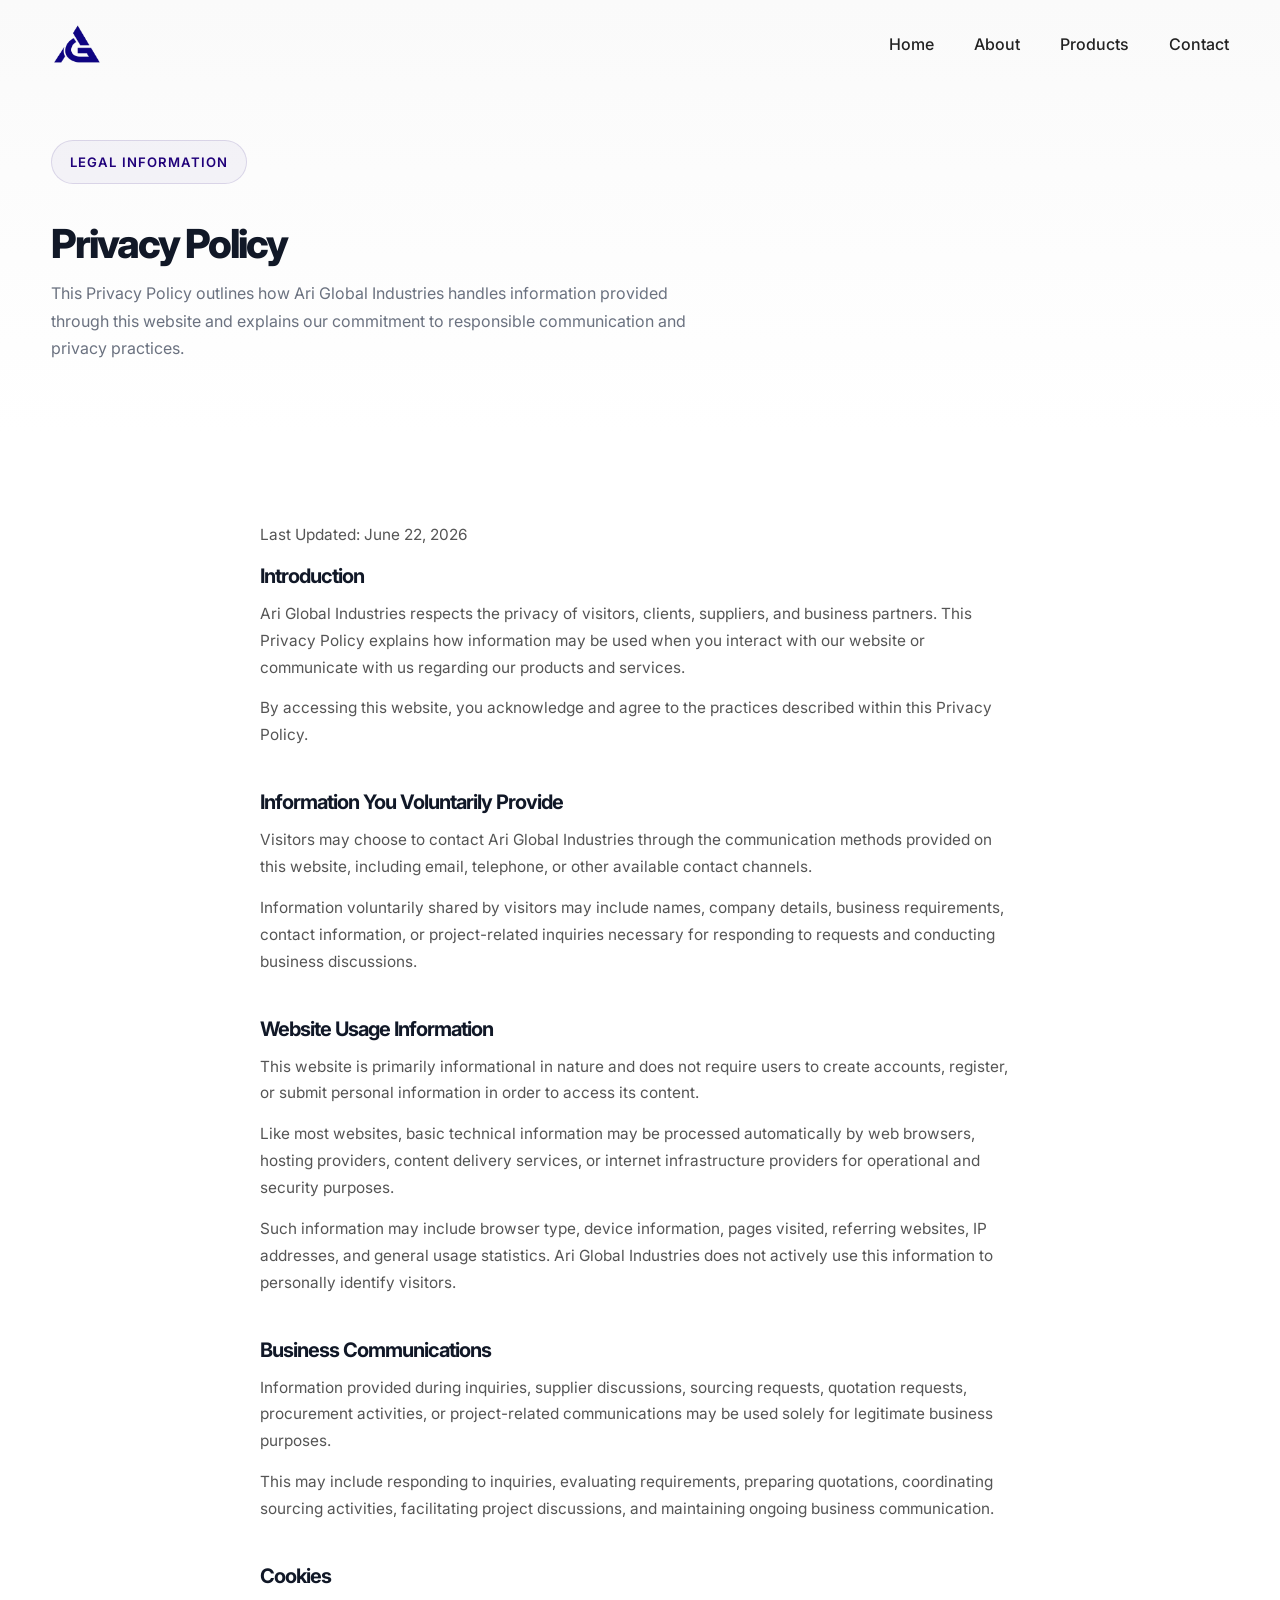
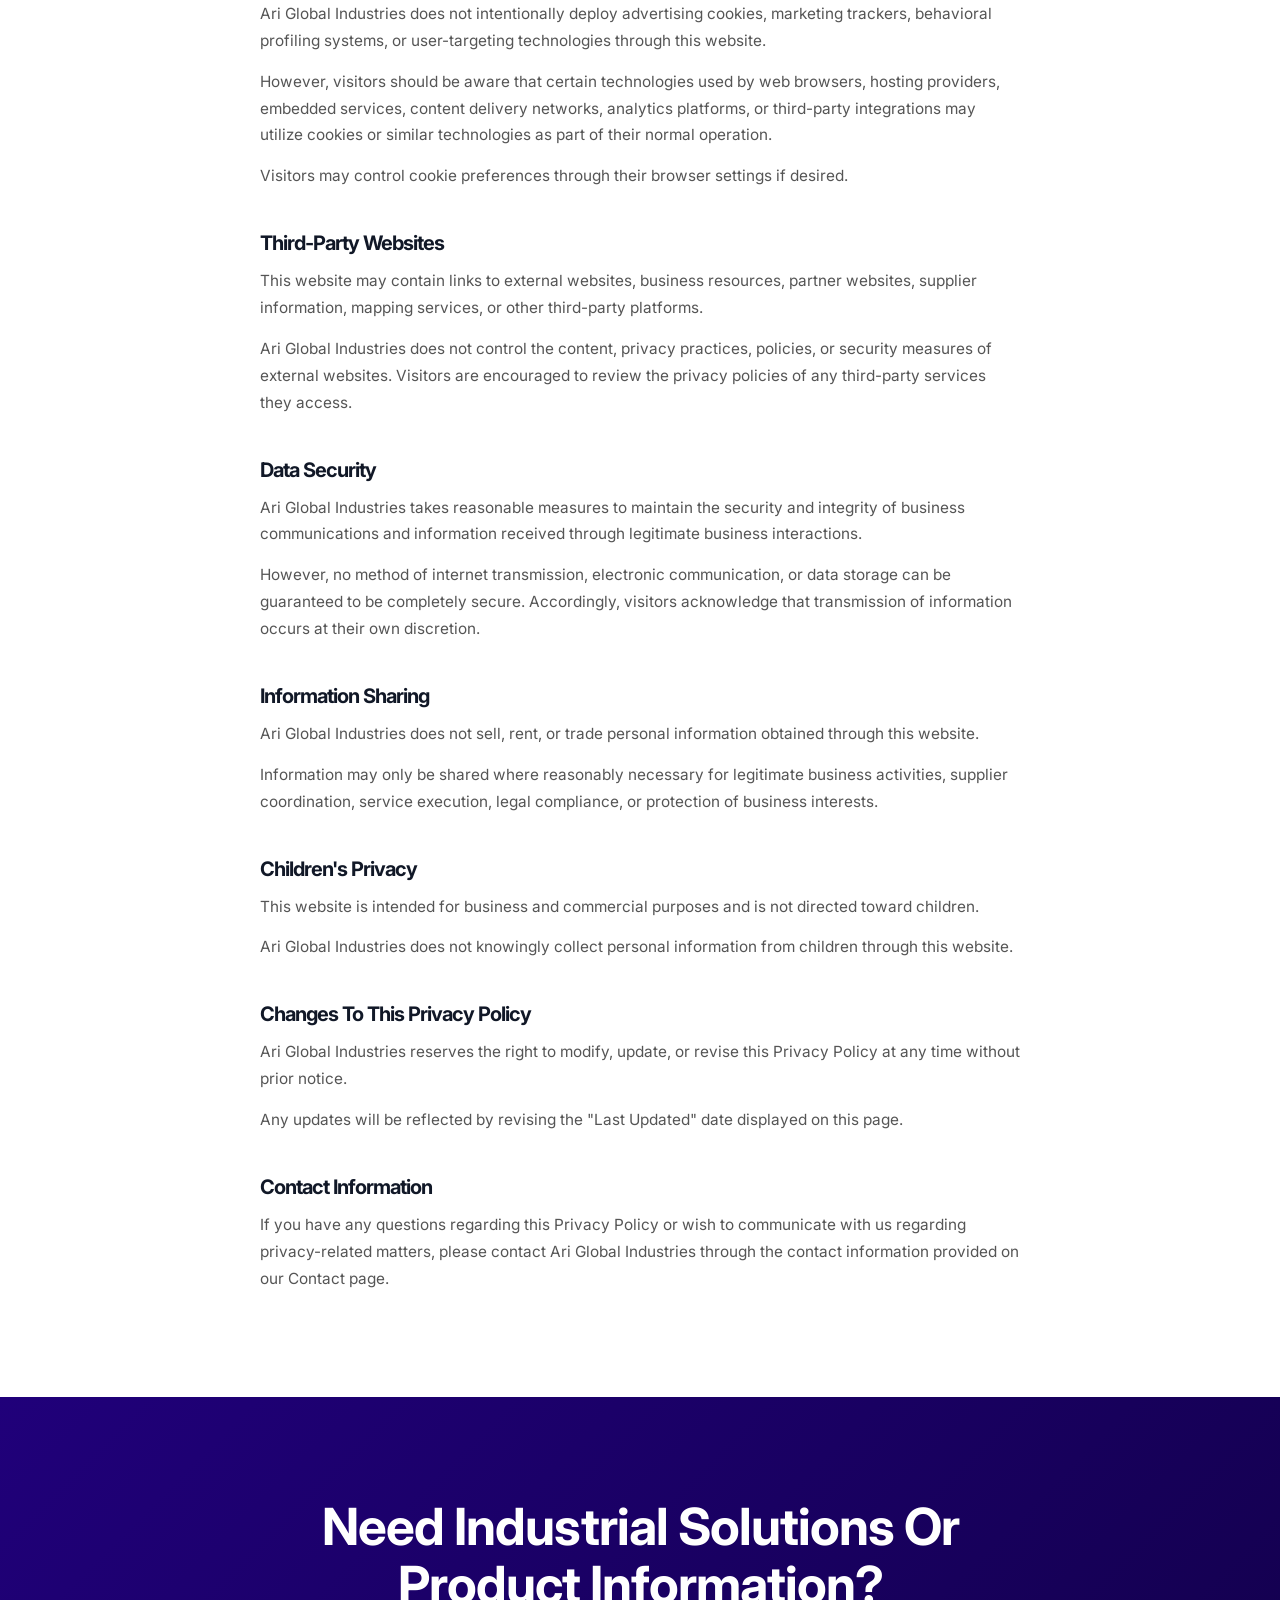
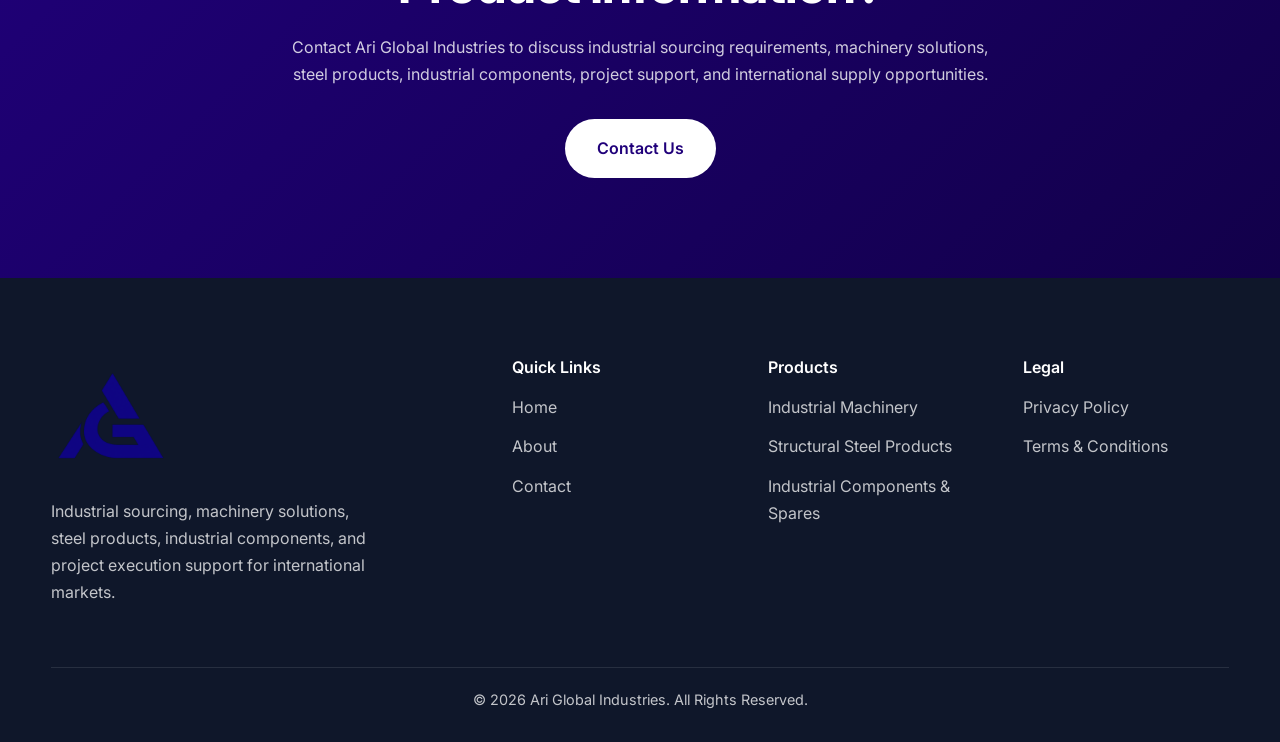
<file: privacy-policy.html>
<!DOCTYPE html>
<html lang="en">

<head>

    <meta charset="UTF-8">

    <link rel="canonical"
          href="https://arigindustries.com/privacy-policy">

    <meta name="viewport"
          content="width=device-width, initial-scale=1.0">

    <title>
        Privacy Policy | Ari Global Industries
    </title>

    <meta name="description"
          content="Read the Privacy Policy of Ari Global Industries regarding information usage, website interactions, and communication practices.">

    <meta name="robots"
          content="index, follow">

    <meta name="author"
          content="Ari Global Industries">

    <!-- Favicons -->

    <link rel="icon"
          href="/favicon.ico"
          sizes="any">

    <link rel="icon"
          type="image/png"
          sizes="32x32"
          href="favicon-32x32.png">

    <link rel="icon"
          type="image/png"
          sizes="16x16"
          href="favicon-16x16.png">

    <link rel="apple-touch-icon"
          href="apple-touch-icon.png">

    <link rel="manifest"
          href="site.webmanifest">

    <!-- Organization Schema -->

    <script type="application/ld+json">
    {
      "@context":"https://schema.org",
      "@type":"Organization",
      "name":"Ari Global Industries",
      "url":"https://arigindustries.com/",
      "logo":"https://arigindustries.com/images/logo.png"
    }
    </script>

    <!-- Fonts -->

    <link rel="preconnect"
          href="https://fonts.googleapis.com">

    <link rel="preconnect"
          href="https://fonts.gstatic.com"
          crossorigin>

    <link href="https://fonts.googleapis.com/css2?family=Inter:wght@300;400;500;600;700;800&display=swap"
          rel="stylesheet">

    <link rel="stylesheet"
          href="style.css">

</head>

<body>

<!-- =======================================
     PRELOADER
======================================= -->

<div class="preloader">

    <div class="loader-logo">

        <img src="images/logo.png"
             alt="Ari Global Industries">

    </div>

</div>

<!-- =======================================
     HEADER
======================================= -->

<header class="header">

    <div class="container">

        <nav class="navbar">

            <a href="index.html"
               class="logo">

                <img src="images/logo.png"
                     alt="Ari Global Industries">

            </a>

            <ul class="nav-links">

                <li>
                    <a href="index.html">
                        Home
                    </a>
                </li>

                <li>
                    <a href="about.html">
                        About
                    </a>
                </li>

                <li class="dropdown">

                    <a href="#">
                        Products
                    </a>

                    <ul class="dropdown-menu">

                        <li>
                            <a href="industrial-machinery.html">
                                Industrial Machinery
                            </a>
                        </li>

                        <li>
                            <a href="steel-products.html">
                                Structural Steel Materials
                            </a>
                        </li>

                        <li>
                            <a href="industrial-components.html">
                                Industrial Components & Spares
                            </a>
                        </li>

                    </ul>

                </li>

                <li>
                    <a href="contact.html">
                        Contact
                    </a>
                </li>

            </ul>

            <button class="menu-toggle">

                <span></span>
                <span></span>
                <span></span>

            </button>

        </nav>

    </div>

</header>

<!-- =======================================
     HERO
======================================= -->

<section class="page-hero">

    <div class="container">

        <div class="page-hero-content">

            <span class="section-tag">

                Legal Information

            </span>

            <h1>

                Privacy Policy

            </h1>

            <p>

                This Privacy Policy outlines how Ari Global Industries
                handles information provided through this website and
                explains our commitment to responsible communication
                and privacy practices.

            </p>

        </div>

    </div>

</section>

<!-- =======================================
     POLICY CONTENT
======================================= -->

<section class="policy-section section-padding">

    <div class="container">

        <div class="policy-wrapper">

            <p class="policy-date">

                Last Updated: June 22, 2026

            </p>

            <h2>

                Introduction

            </h2>

            <p>

                Ari Global Industries respects the privacy of visitors,
                clients, suppliers, and business partners. This Privacy
                Policy explains how information may be used when you
                interact with our website or communicate with us
                regarding our products and services.

            </p>

            <p>

                By accessing this website, you acknowledge and agree
                to the practices described within this Privacy Policy.

            </p>
            <h2>

                Information You Voluntarily Provide

            </h2>

            <p>

                Visitors may choose to contact Ari Global Industries
                through the communication methods provided on this
                website, including email, telephone, or other available
                contact channels.

            </p>

            <p>

                Information voluntarily shared by visitors may include
                names, company details, business requirements,
                contact information, or project-related inquiries
                necessary for responding to requests and conducting
                business discussions.

            </p>

            <h2>

                Website Usage Information

            </h2>

            <p>

                This website is primarily informational in nature and
                does not require users to create accounts, register,
                or submit personal information in order to access
                its content.

            </p>

            <p>

                Like most websites, basic technical information may be
                processed automatically by web browsers, hosting
                providers, content delivery services, or internet
                infrastructure providers for operational and security
                purposes.

            </p>

            <p>

                Such information may include browser type, device
                information, pages visited, referring websites, IP
                addresses, and general usage statistics. Ari Global
                Industries does not actively use this information to
                personally identify visitors.

            </p>

            <h2>

                Business Communications

            </h2>

            <p>

                Information provided during inquiries, supplier
                discussions, sourcing requests, quotation requests,
                procurement activities, or project-related
                communications may be used solely for legitimate
                business purposes.

            </p>

            <p>

                This may include responding to inquiries, evaluating
                requirements, preparing quotations, coordinating
                sourcing activities, facilitating project discussions,
                and maintaining ongoing business communication.

            </p>

            <h2>

                Cookies

            </h2>

            <p>

                Ari Global Industries does not intentionally deploy
                advertising cookies, marketing trackers, behavioral
                profiling systems, or user-targeting technologies
                through this website.

            </p>

            <p>

                However, visitors should be aware that certain
                technologies used by web browsers, hosting providers,
                embedded services, content delivery networks, analytics
                platforms, or third-party integrations may utilize
                cookies or similar technologies as part of their normal
                operation.

            </p>

            <p>

                Visitors may control cookie preferences through their
                browser settings if desired.

            </p>

            <h2>

                Third-Party Websites

            </h2>

            <p>

                This website may contain links to external websites,
                business resources, partner websites, supplier
                information, mapping services, or other third-party
                platforms.

            </p>

            <p>

                Ari Global Industries does not control the content,
                privacy practices, policies, or security measures of
                external websites. Visitors are encouraged to review
                the privacy policies of any third-party services they
                access.

            </p>

            <h2>

                Data Security

            </h2>

            <p>

                Ari Global Industries takes reasonable measures to
                maintain the security and integrity of business
                communications and information received through
                legitimate business interactions.

            </p>

            <p>

                However, no method of internet transmission,
                electronic communication, or data storage can be
                guaranteed to be completely secure. Accordingly,
                visitors acknowledge that transmission of information
                occurs at their own discretion.

            </p>

            <h2>

                Information Sharing

            </h2>

            <p>

                Ari Global Industries does not sell, rent, or trade
                personal information obtained through this website.

            </p>

            <p>

                Information may only be shared where reasonably
                necessary for legitimate business activities,
                supplier coordination, service execution, legal
                compliance, or protection of business interests.

            </p>

            <h2>

                Children's Privacy

            </h2>

            <p>

                This website is intended for business and commercial
                purposes and is not directed toward children.

            </p>

            <p>

                Ari Global Industries does not knowingly collect
                personal information from children through this
                website.

            </p>

            <h2>

                Changes To This Privacy Policy

            </h2>

            <p>

                Ari Global Industries reserves the right to modify,
                update, or revise this Privacy Policy at any time
                without prior notice.

            </p>

            <p>

                Any updates will be reflected by revising the
                "Last Updated" date displayed on this page.

            </p>

            <h2>

                Contact Information

            </h2>

            <p>

                If you have any questions regarding this Privacy
                Policy or wish to communicate with us regarding
                privacy-related matters, please contact Ari Global
                Industries through the contact information provided
                on our Contact page.

            </p>
        </div>

    </div>

</section>

<!-- =======================================
     CTA SECTION
======================================= -->

<section class="about-cta">

    <div class="container">

        <div class="cta-box">

            <h2>

                Need Industrial Solutions
                Or Product Information?

            </h2>

            <p>

                Contact Ari Global Industries to discuss industrial
                sourcing requirements, machinery solutions, steel
                products, industrial components, project support,
                and international supply opportunities.

            </p>

            <a href="contact.html"
               class="btn-primary">

                Contact Us

            </a>

        </div>

    </div>

</section>

<!-- =======================================
     FOOTER
======================================= -->

<footer class="footer">

    <div class="container">

        <div class="footer-top">

            <div class="footer-about">

                <img src="images/logo.png"
                        alt="Ari Global Industries"
                        class="footer-logo">

                <p>

                    Industrial sourcing, machinery solutions,
                    steel products, industrial components,
                    and project execution support for
                    international markets.

                </p>

            </div>

            <div class="footer-links">

                <h4>

                    Quick Links

                </h4>

                <ul>

                    <li>
                        <a href="index.html">
                            Home
                        </a>
                    </li>

                    <li>
                        <a href="about.html">
                            About
                        </a>
                    </li>

                    <li>
                        <a href="contact.html">
                            Contact
                        </a>
                    </li>

                </ul>

            </div>

            <div class="footer-links">

                <h4>

                    Products

                </h4>

                <ul>

                    <li>
                        <a href="industrial-machinery.html">
                            Industrial Machinery
                        </a>
                    </li>

                    <li>
                        <a href="steel-products.html">
                            Structural Steel Products
                        </a>
                    </li>

                    <li>
                        <a href="industrial-components.html">
                            Industrial Components & Spares
                        </a>
                    </li>

                </ul>

            </div>

            <div class="footer-links">

                <h4>

                    Legal

                </h4>

                <ul>

                    <li>
                        <a href="privacy-policy.html">
                            Privacy Policy
                        </a>
                    </li>

                    <li>
                        <a href="terms-and-conditions.html">
                            Terms & Conditions
                        </a>
                    </li>

                </ul>

            </div>

        </div>

        <div class="footer-bottom">

            <p>

                © 2026 Ari Global Industries.
                All Rights Reserved.

            </p>

        </div>

    </div>

</footer>

<!-- =======================================
     MOBILE MENU
======================================= -->

<div class="mobile-menu">

    <a href="index.html">
        Home
    </a>

    <a href="about.html">
        About
    </a>

    <div class="mobile-dropdown">

        <button class="mobile-dropdown-btn">

            Products

        </button>

        <div class="mobile-dropdown-content">

            <a href="industrial-machinery.html">

                Industrial Machinery

            </a>

            <a href="steel-products.html">

                Structural Steel Materials

            </a>

            <a href="industrial-components.html">

                Industrial Components & Spares

            </a>

        </div>

    </div>

    <a href="contact.html">
        Contact
    </a>

</div>

<script src="main.js"></script>

</body>
</html>
</file>
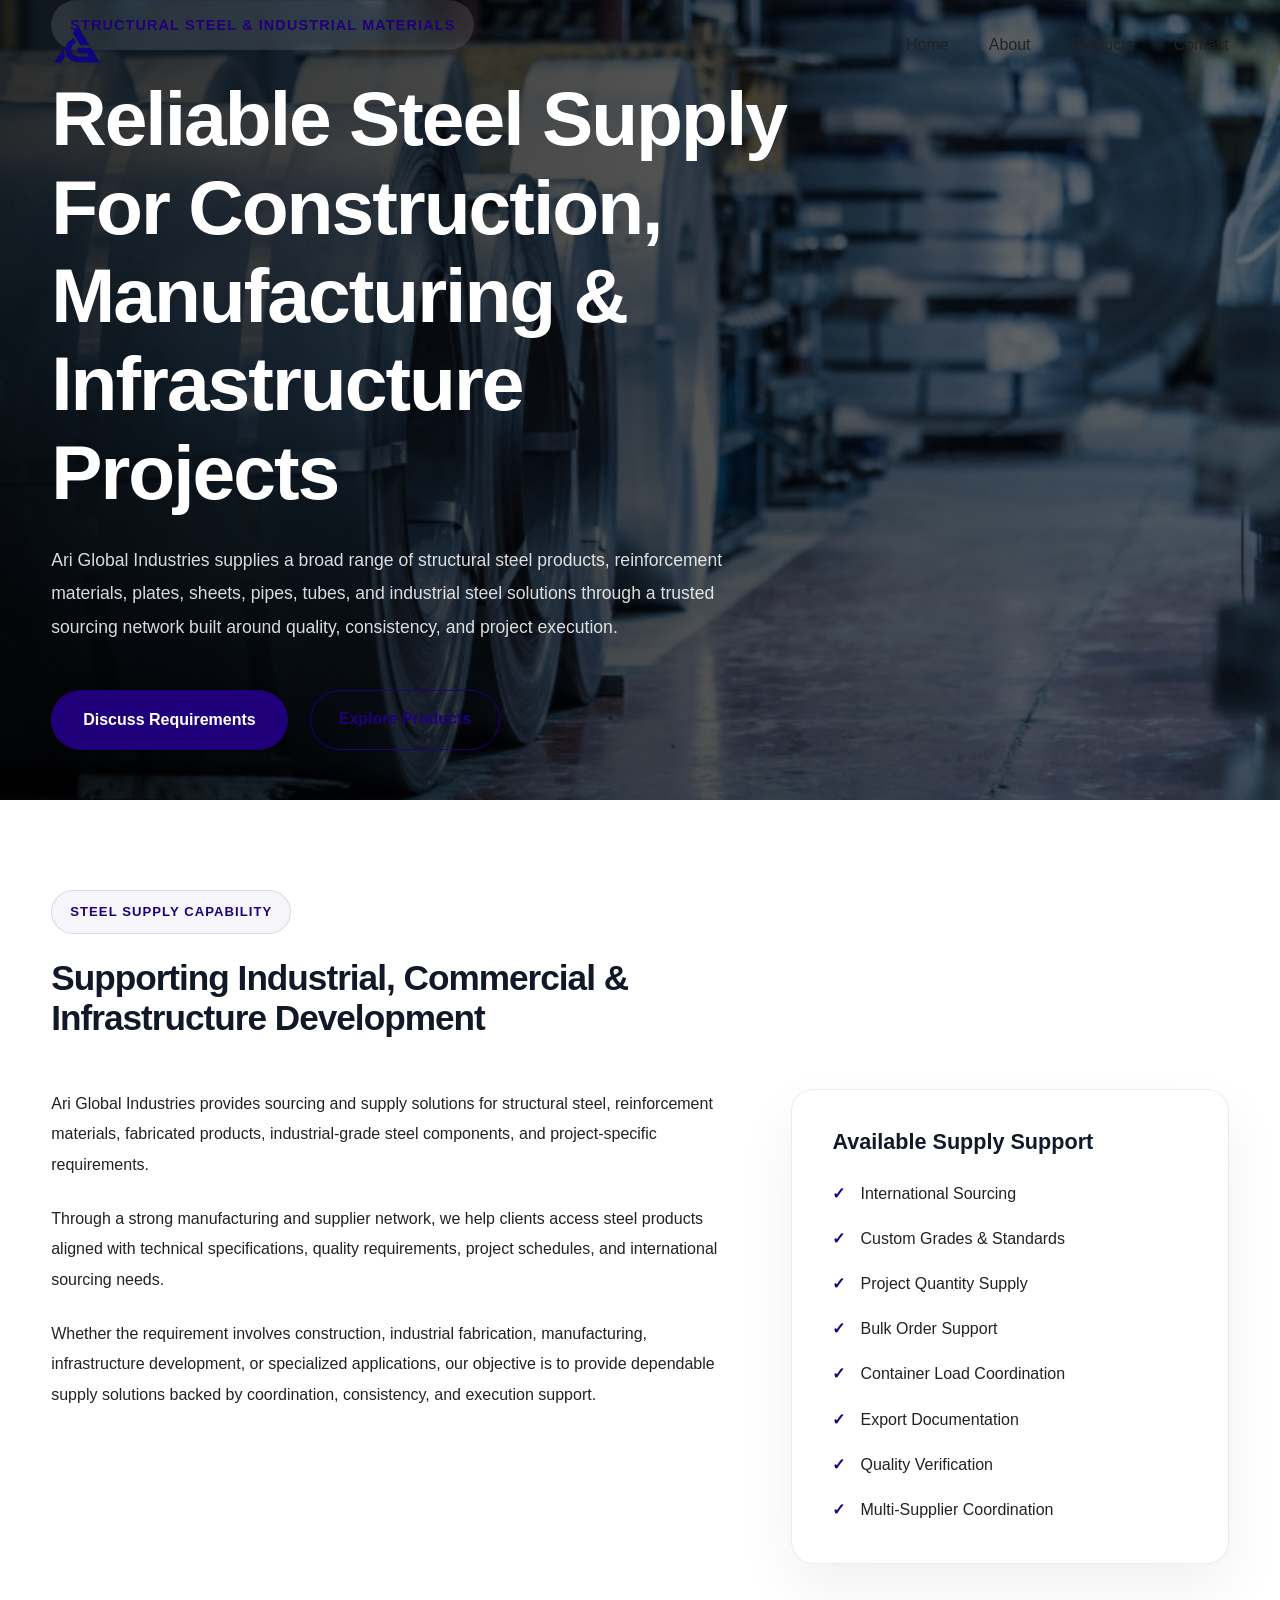
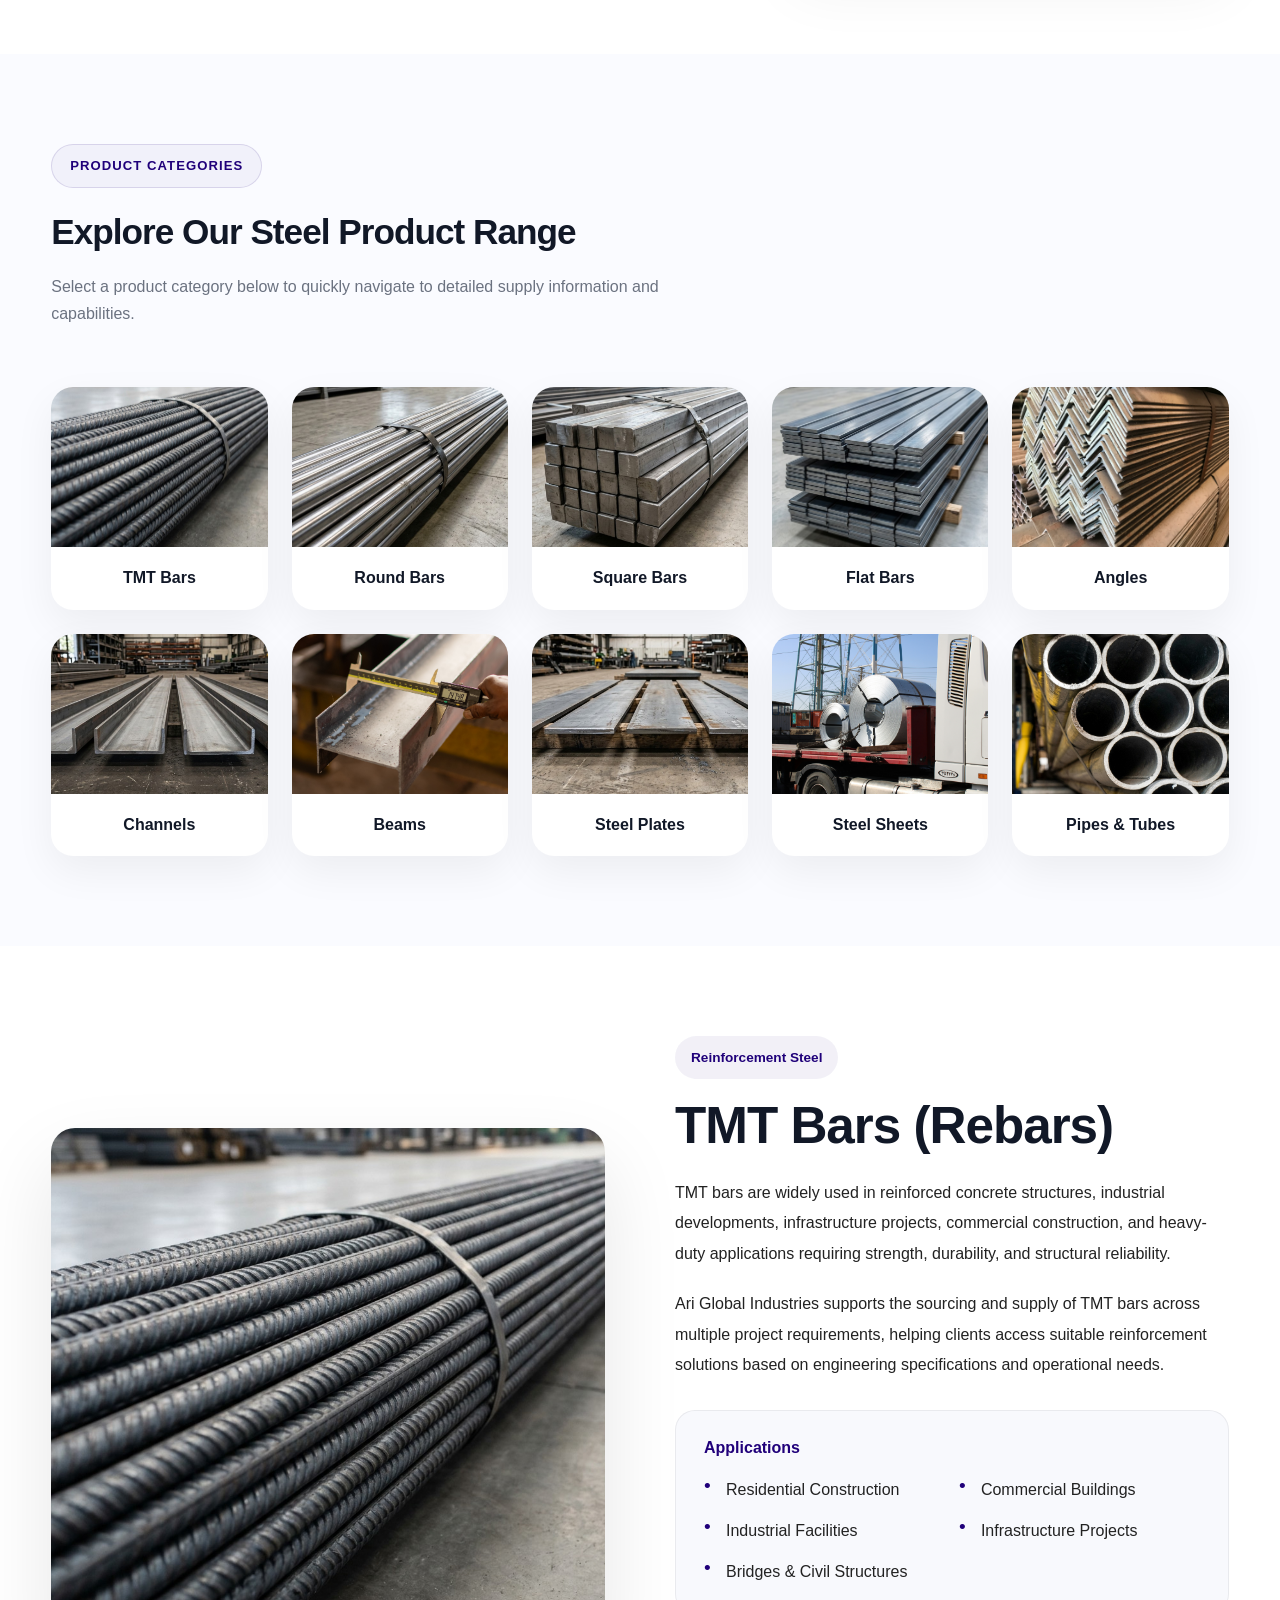
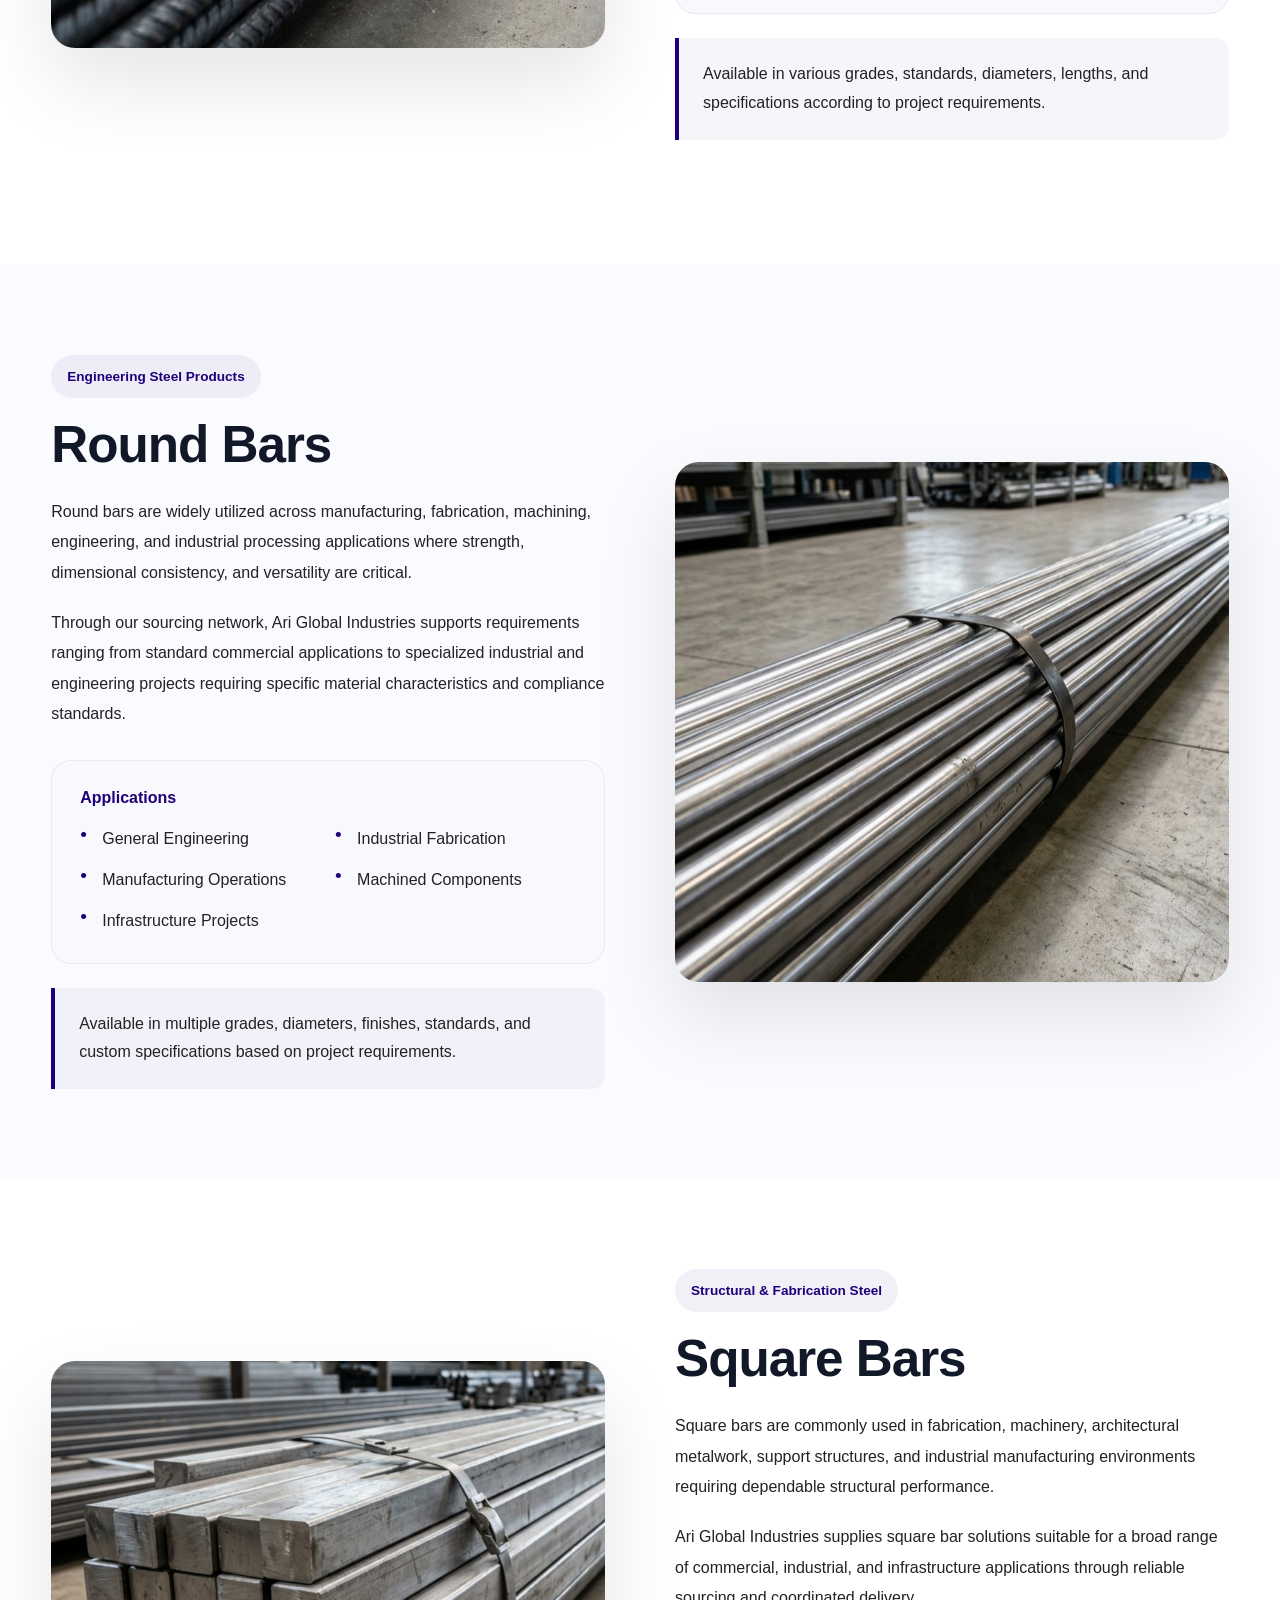
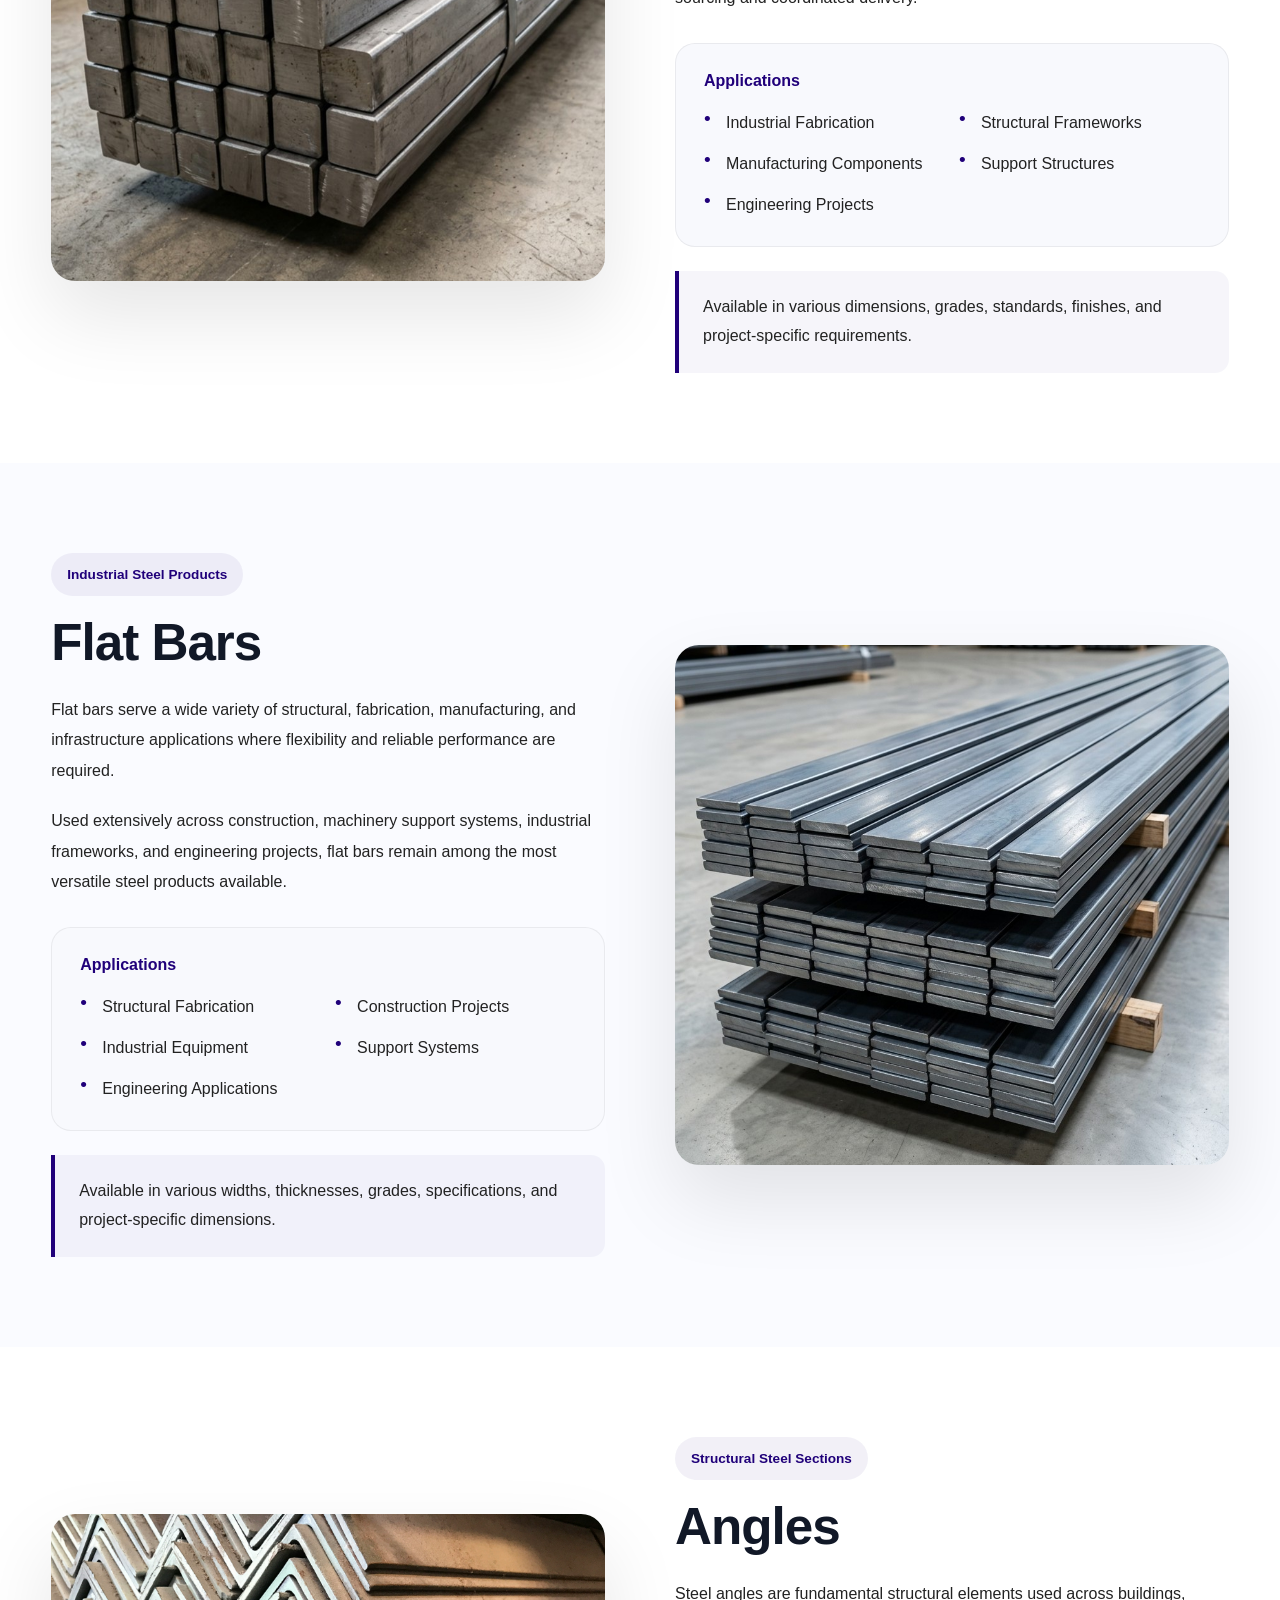
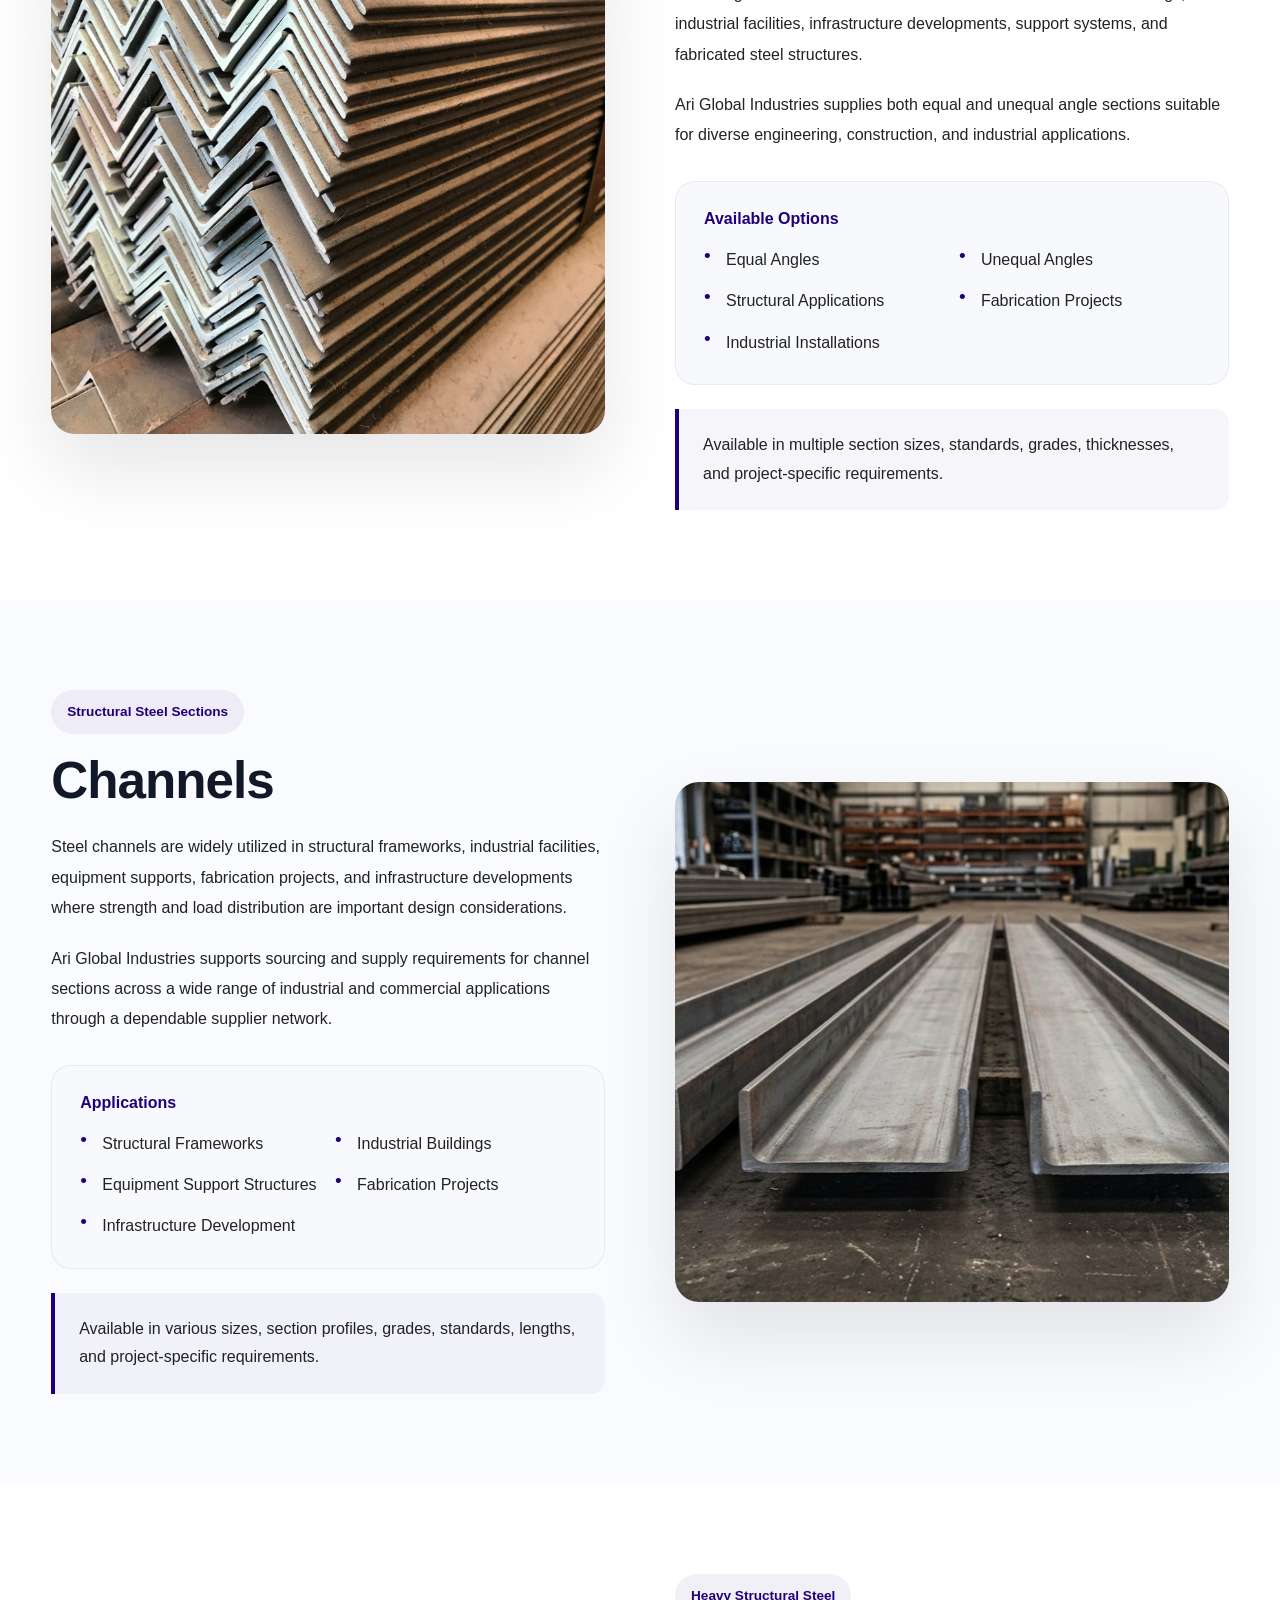
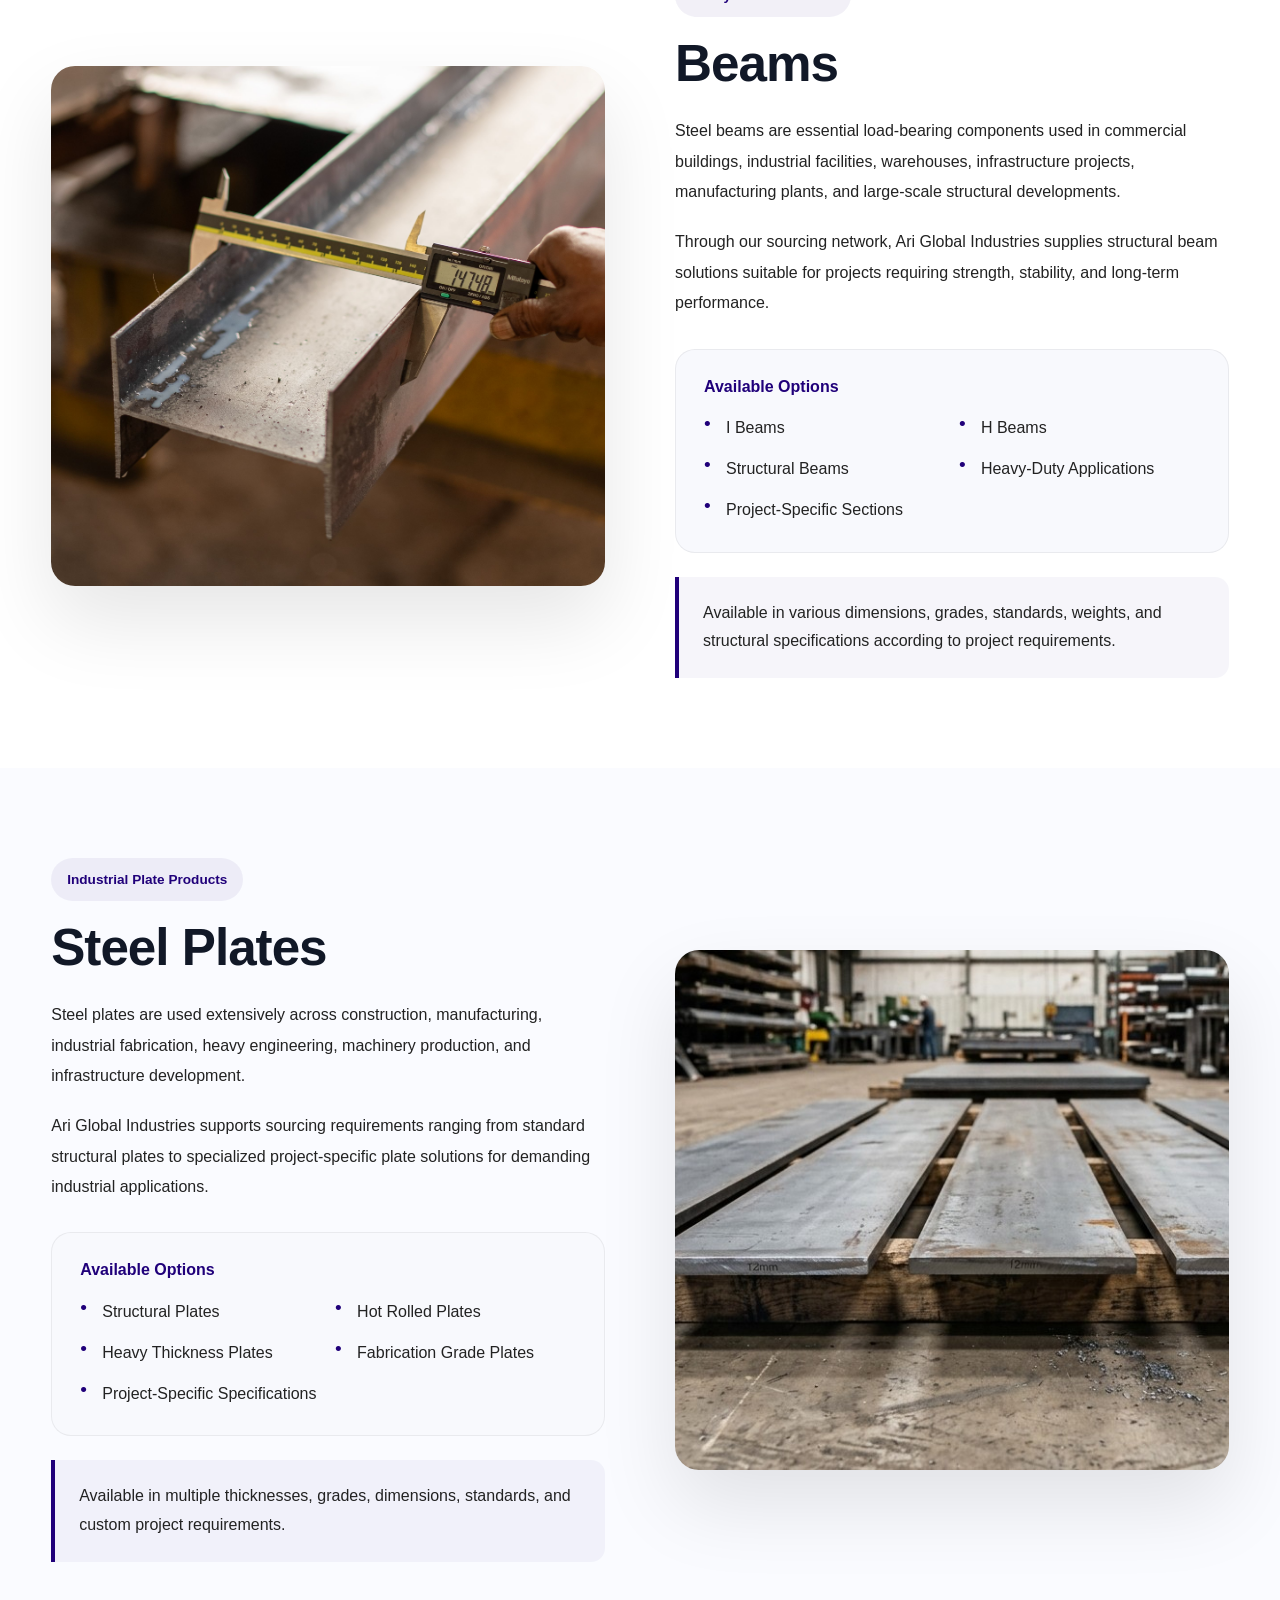
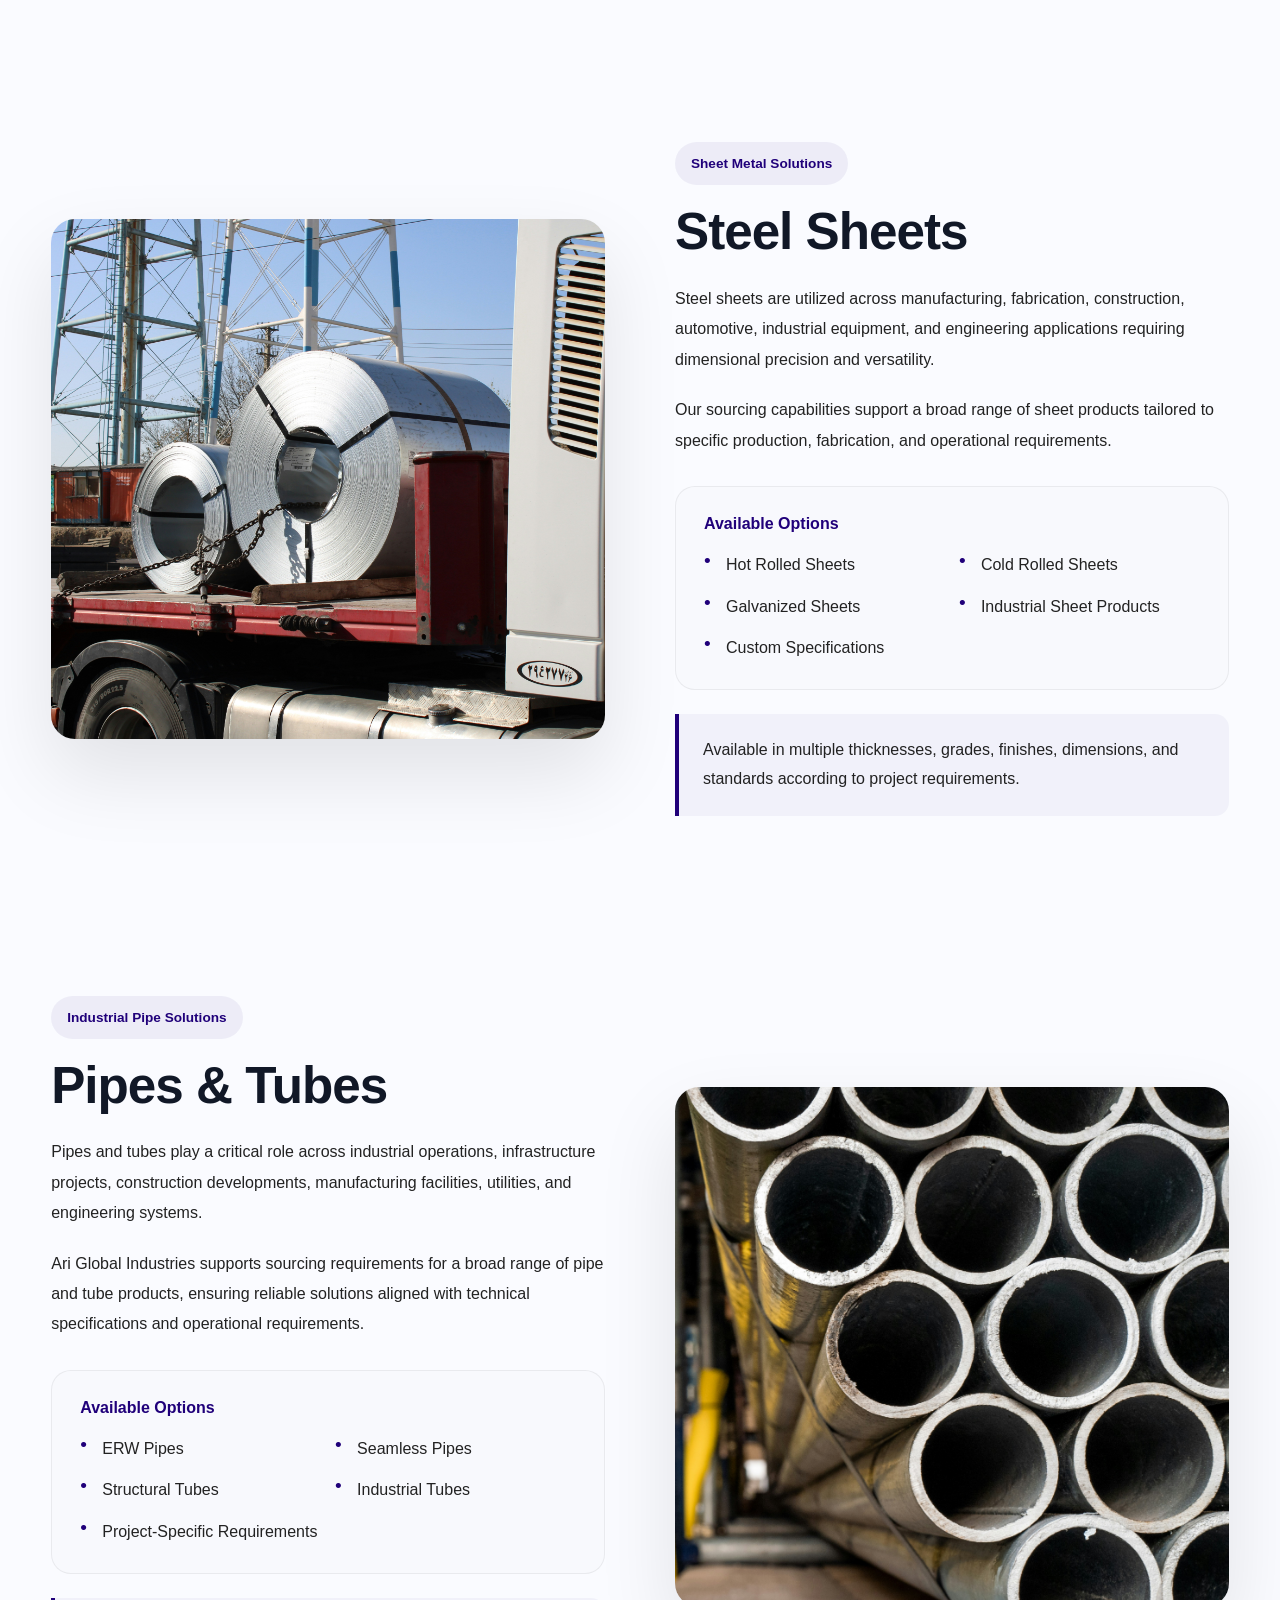
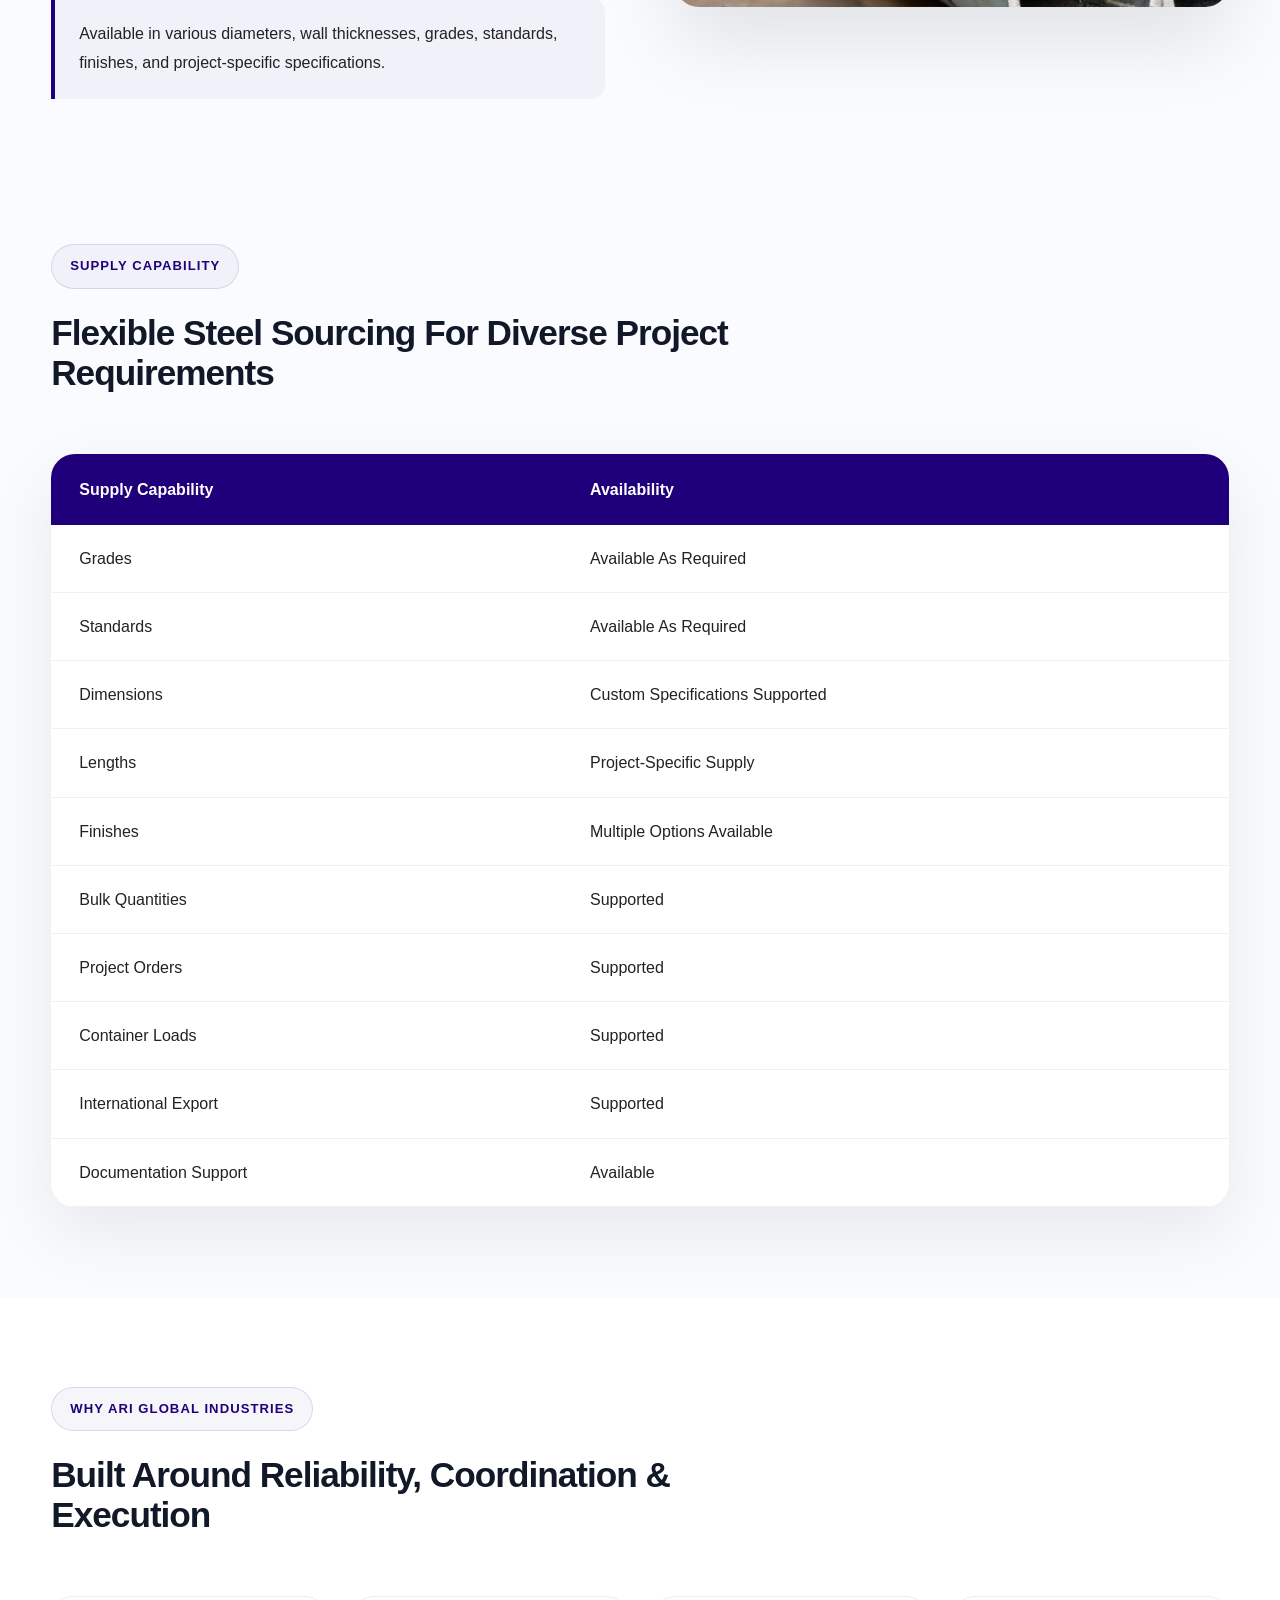
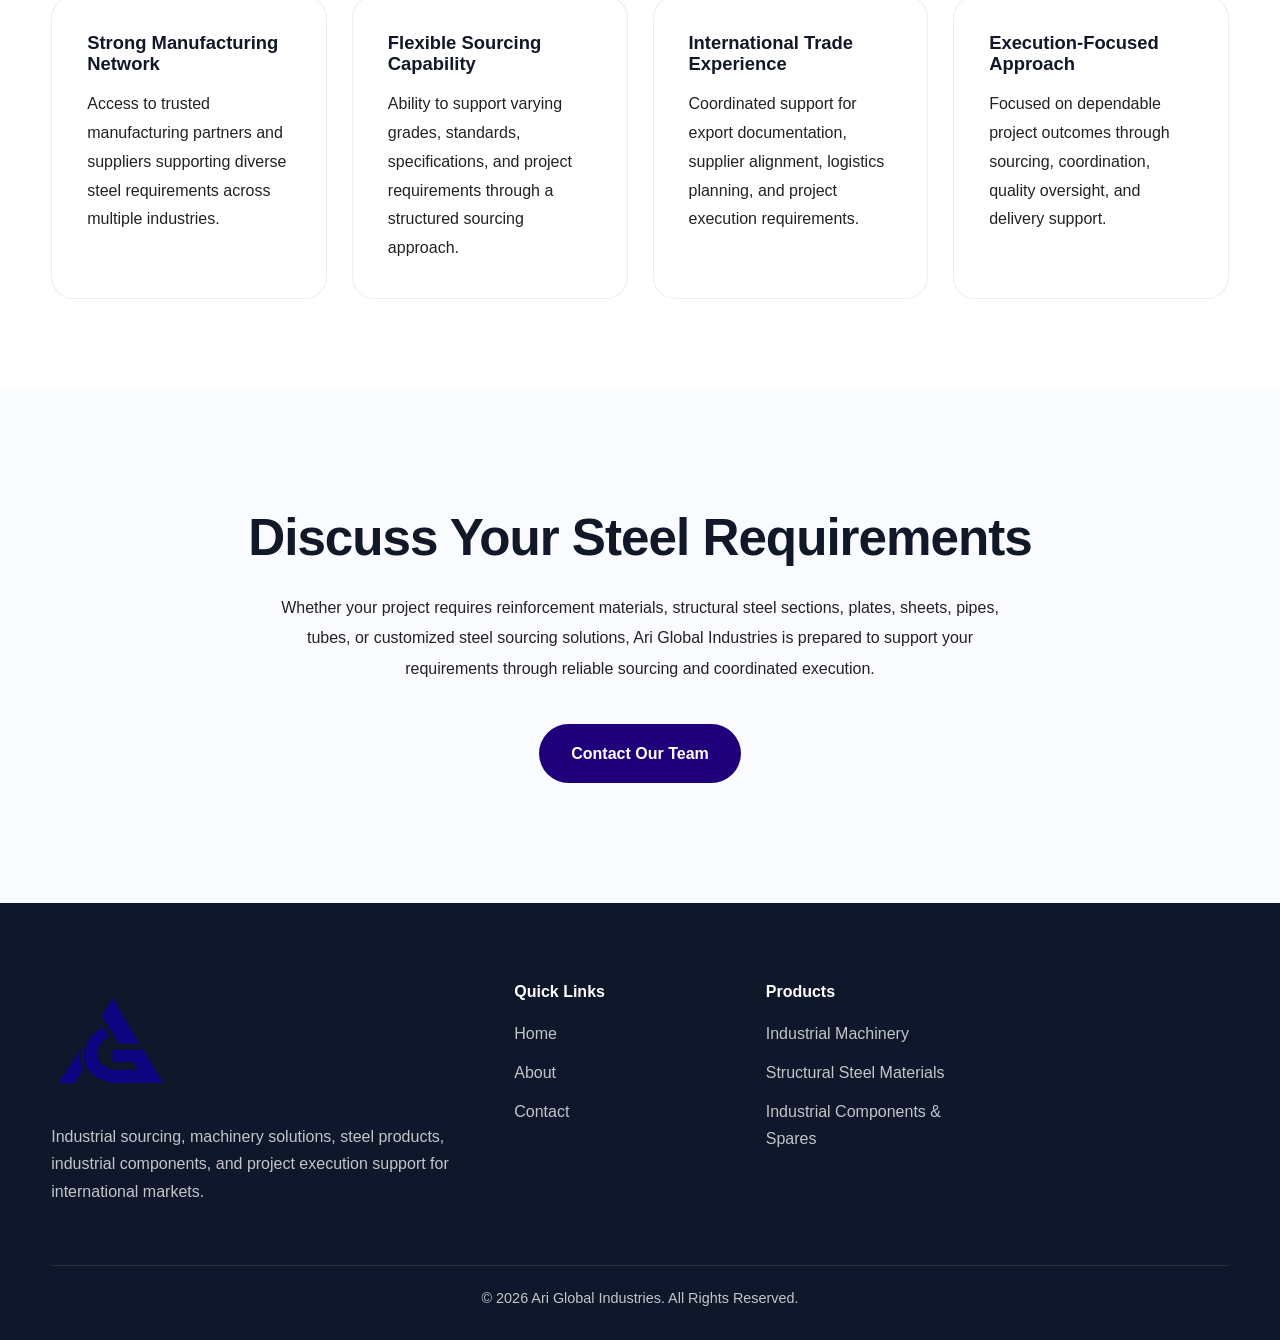
<file: steel-products.html>
<!DOCTYPE html>
<html lang="en">

<head>

    <meta charset="UTF-8">
    <link rel="canonical" href="https://arigindustries.com/steel-products">

    <meta name="viewport"
          content="width=device-width, initial-scale=1.0">

    <title>
        Steel Products & Structural Steel Supply |
        Ari Global Industries
    </title>

    <meta name="description"
content="Supply of TMT bars, round bars, square bars, flat bars, angles, channels, beams, steel plates, steel sheets, pipes, tubes, and project-specific steel requirements.">

<meta name="robots"
content="index, follow">

    <!-- Favicons -->

<link rel="icon" href="/favicon.ico" sizes="any">

<link rel="icon"
      type="image/png"
      sizes="32x32"
      href="favicon-32x32.png">

<link rel="icon"
      type="image/png"
      sizes="16x16"
      href="favicon-16x16.png">

<link rel="apple-touch-icon"
      href="apple-touch-icon.png">

<link rel="manifest"
      href="site.webmanifest">

<script type="application/ld+json">
{
  "@context":"https://schema.org",
  "@type":"Organization",
  "name":"Ari Global Industries",
  "url":"https://arigindustries.com/",
  "logo":"https://arigindustries.com/images/logo.png"
}
</script>                

    <link rel="stylesheet"
          href="style.css">

    <link rel="preconnect"
          href="https://fonts.googleapis.com">

    <link rel="preconnect"
          href="https://fonts.gstatic.com"
          crossorigin>

    <link href="https://fonts.googleapis.com/css2?family=Poppins:wght@300;400;500;600;700;800&display=swap"
          rel="stylesheet">

</head>

<body>

<!-- =======================================
     PRELOADER
======================================= -->

<div class="preloader">

    <div class="loader-logo">

        <img src="images/logo.png"
             alt="Ari Global Industries"
             width="180">

    </div>

</div>

<!-- =======================================
     HEADER
======================================= -->

<header class="header">

    <div class="container">

        <nav class="navbar">

            <a href="index.html"
               class="logo">

                <img src="images/logo.png"
                     alt="Ari Global Industries">

            </a>

            <ul class="nav-links">

                <li>
                    <a href="index.html">
                        Home
                    </a>
                </li>

                <li>
                    <a href="about.html">
                        About
                    </a>
                </li>

                <li class="dropdown">

                    <a href="#">
                        Products
                    </a>

                    <ul class="dropdown-menu">

                        <li>
                            <a href="industrial-machinery.html">
                                Industrial Machinery
                            </a>
                        </li>

                        <li>
                            <a href="steel-products.html">
                                Structural Steel Materials
                            </a>
                        </li>

                        <li>
                            <a href="industrial-components.html">
                                Industrial Components & Spares
                            </a>
                        </li>

                    </ul>

                </li>

                <li>
                    <a href="contact.html">
                        Contact
                    </a>
                </li>

            </ul>

            <button class="menu-toggle">

                <span></span>
                <span></span>
                <span></span>

            </button>

        </nav>

    </div>

</header>

<!-- =======================================
     HERO
======================================= -->

<section class="steel-hero">

    <div class="steel-hero-bg">

        <img src="images/steel-hero.jpg"
             alt="Structural Steel Products">

    </div>

    <div class="steel-overlay"></div>

    <div class="container">

        <div class="steel-hero-content">

            <span class="section-tag">

                Structural Steel & Industrial Materials

            </span>

            <h1>

                Reliable Steel Supply
                For Construction,
                Manufacturing &
                Infrastructure Projects

            </h1>

            <p>

                Ari Global Industries supplies a broad
                range of structural steel products,
                reinforcement materials, plates,
                sheets, pipes, tubes, and industrial
                steel solutions through a trusted
                sourcing network built around quality,
                consistency, and project execution.

            </p>

            <div class="hero-buttons">

                <a href="contact.html"
                   class="btn-primary">

                    Discuss Requirements

                </a>

                <a href="#steel-capability"
                   class="btn-secondary">

                    Explore Products

                </a>

            </div>

        </div>

    </div>

</section>

<!-- =======================================
     INTRODUCTION
======================================= -->

<section class="steel-intro section-padding">

    <div class="container">

        <div class="section-heading">

            <span class="section-tag">

                Steel Supply Capability

            </span>

            <h2>

                Supporting Industrial,
                Commercial & Infrastructure
                Development

            </h2>

        </div>

        <div class="steel-intro-grid">

            <div class="steel-intro-content">

                <p>

                    Ari Global Industries provides
                    sourcing and supply solutions for
                    structural steel, reinforcement
                    materials, fabricated products,
                    industrial-grade steel components,
                    and project-specific requirements.

                </p>

                <p>

                    Through a strong manufacturing
                    and supplier network, we help
                    clients access steel products
                    aligned with technical
                    specifications, quality
                    requirements, project schedules,
                    and international sourcing needs.

                </p>

                <p>

                    Whether the requirement involves
                    construction, industrial
                    fabrication, manufacturing,
                    infrastructure development,
                    or specialized applications,
                    our objective is to provide
                    dependable supply solutions
                    backed by coordination,
                    consistency, and execution
                    support.

                </p>

            </div>

            <div class="steel-capability-box"
                 id="steel-capability">

                <h3>

                    Available Supply Support

                </h3>

                <ul>

                    <li>
                        International Sourcing
                    </li>

                    <li>
                        Custom Grades & Standards
                    </li>

                    <li>
                        Project Quantity Supply
                    </li>

                    <li>
                        Bulk Order Support
                    </li>

                    <li>
                        Container Load Coordination
                    </li>

                    <li>
                        Export Documentation
                    </li>

                    <li>
                        Quality Verification
                    </li>

                    <li>
                        Multi-Supplier Coordination
                    </li>

                </ul>

            </div>

        </div>

    </div>

</section>

<!-- =======================================
     STEEL PRODUCT NAVIGATOR
======================================= -->

<section class="steel-navigation section-padding">

    <div class="container">

        <div class="section-heading">

            <span class="section-tag">

                Product Categories

            </span>

            <h2>

                Explore Our Steel Product Range

            </h2>

            <p>

                Select a product category below to
                quickly navigate to detailed supply
                information and capabilities.

            </p>

        </div>

        <div class="steel-nav-grid">

            <a href="#rebars"
               class="steel-nav-card">

                <img src="images/rebars.jpg"
                     alt="TMT Bars">

                <h3>TMT Bars</h3>

            </a>

            <a href="#round-bars"
               class="steel-nav-card">

                <img src="images/round-bars.jpg"
                     alt="Round Bars">

                <h3>Round Bars</h3>

            </a>

            <a href="#square-bars"
               class="steel-nav-card">

                <img src="images/square-bars.jpg"
                     alt="Square Bars">

                <h3>Square Bars</h3>

            </a>

            <a href="#flat-bars"
               class="steel-nav-card">

                <img src="images/flat-bars.jpg"
                     alt="Flat Bars">

                <h3>Flat Bars</h3>

            </a>

            <a href="#angles"
               class="steel-nav-card">

                <img src="images/angles.jpg"
                     alt="Angles">

                <h3>Angles</h3>

            </a>

            <a href="#channels"
               class="steel-nav-card">

                <img src="images/channels.jpg"
                     alt="Channels">

                <h3>Channels</h3>

            </a>

            <a href="#beams"
               class="steel-nav-card">

                <img src="images/beams.jpg"
                     alt="Beams">

                <h3>Beams</h3>

            </a>

            <a href="#plates"
               class="steel-nav-card">

                <img src="images/steel-plates.jpg"
                     alt="Steel Plates">

                <h3>Steel Plates</h3>

            </a>

            <a href="#sheets"
               class="steel-nav-card">

                <img src="images/steel-sheets.jpg"
                     alt="Steel Sheets">

                <h3>Steel Sheets</h3>

            </a>

            <a href="#pipes"
               class="steel-nav-card">

                <img src="images/pipes-tubes.jpg"
                     alt="Pipes & Tubes">

                <h3>Pipes & Tubes</h3>

            </a>

        </div>

    </div>

</section>

<!-- =======================================
     TMT BARS (REBARS)
======================================= -->

<section id="rebars"
         class="steel-product-section section-padding">

    <div class="container">

        <div class="steel-product-grid">

            <div class="steel-product-image">

                <img src="images/rebars.jpg"
                     alt="TMT Bars Rebars">

            </div>

            <div class="steel-product-content">

                <span class="product-label">

                    Reinforcement Steel

                </span>

                <h2>

                    TMT Bars (Rebars)

                </h2>

                <p>

                    TMT bars are widely used in
                    reinforced concrete structures,
                    industrial developments,
                    infrastructure projects,
                    commercial construction,
                    and heavy-duty applications
                    requiring strength,
                    durability, and structural
                    reliability.

                </p>

                <p>

                    Ari Global Industries supports
                    the sourcing and supply of TMT
                    bars across multiple project
                    requirements, helping clients
                    access suitable reinforcement
                    solutions based on engineering
                    specifications and operational needs.

                </p>

                <div class="product-feature-box">

                    <h4>Applications</h4>

                    <ul>

                        <li>Residential Construction</li>
                        <li>Commercial Buildings</li>
                        <li>Industrial Facilities</li>
                        <li>Infrastructure Projects</li>
                        <li>Bridges & Civil Structures</li>

                    </ul>

                </div>

                <div class="product-note">

                    Available in various grades,
                    standards, diameters, lengths,
                    and specifications according
                    to project requirements.

                </div>

            </div>

        </div>

    </div>

</section>
<!-- =======================================
     ROUND BARS
======================================= -->

<section id="round-bars"
         class="steel-product-section section-padding steel-alt">

    <div class="container">

        <div class="steel-product-grid reverse">

            <div class="steel-product-image">

                <img src="images/round-bars.jpg"
                     alt="Round Bars">

            </div>

            <div class="steel-product-content">

                <span class="product-label">

                    Engineering Steel Products

                </span>

                <h2>

                    Round Bars

                </h2>

                <p>

                    Round bars are widely utilized across
                    manufacturing, fabrication, machining,
                    engineering, and industrial processing
                    applications where strength, dimensional
                    consistency, and versatility are critical.

                </p>

                <p>

                    Through our sourcing network, Ari Global
                    Industries supports requirements ranging
                    from standard commercial applications to
                    specialized industrial and engineering
                    projects requiring specific material
                    characteristics and compliance standards.

                </p>

                <div class="product-feature-box">

                    <h4>Applications</h4>

                    <ul>

                        <li>General Engineering</li>
                        <li>Industrial Fabrication</li>
                        <li>Manufacturing Operations</li>
                        <li>Machined Components</li>
                        <li>Infrastructure Projects</li>

                    </ul>

                </div>

                <div class="product-note">

                    Available in multiple grades,
                    diameters, finishes, standards,
                    and custom specifications
                    based on project requirements.

                </div>

            </div>

        </div>

    </div>

</section>

<!-- =======================================
     SQUARE BARS
======================================= -->

<section id="square-bars"
         class="steel-product-section section-padding">

    <div class="container">

        <div class="steel-product-grid">

            <div class="steel-product-image">

                <img src="images/square-bars.jpg"
                     alt="Square Bars">

            </div>

            <div class="steel-product-content">

                <span class="product-label">

                    Structural & Fabrication Steel

                </span>

                <h2>

                    Square Bars

                </h2>

                <p>

                    Square bars are commonly used
                    in fabrication, machinery,
                    architectural metalwork,
                    support structures, and
                    industrial manufacturing
                    environments requiring dependable
                    structural performance.

                </p>

                <p>

                    Ari Global Industries supplies
                    square bar solutions suitable
                    for a broad range of commercial,
                    industrial, and infrastructure
                    applications through reliable
                    sourcing and coordinated delivery.

                </p>

                <div class="product-feature-box">

                    <h4>Applications</h4>

                    <ul>

                        <li>Industrial Fabrication</li>
                        <li>Structural Frameworks</li>
                        <li>Manufacturing Components</li>
                        <li>Support Structures</li>
                        <li>Engineering Projects</li>

                    </ul>

                </div>

                <div class="product-note">

                    Available in various dimensions,
                    grades, standards, finishes,
                    and project-specific requirements.

                </div>

            </div>

        </div>

    </div>

</section>

<!-- =======================================
     FLAT BARS
======================================= -->

<section id="flat-bars"
         class="steel-product-section section-padding steel-alt">

    <div class="container">

        <div class="steel-product-grid reverse">

            <div class="steel-product-image">

                <img src="images/flat-bars.jpg"
                     alt="Flat Bars">

            </div>

            <div class="steel-product-content">

                <span class="product-label">

                    Industrial Steel Products

                </span>

                <h2>

                    Flat Bars

                </h2>

                <p>

                    Flat bars serve a wide variety
                    of structural, fabrication,
                    manufacturing, and infrastructure
                    applications where flexibility
                    and reliable performance are
                    required.

                </p>

                <p>

                    Used extensively across
                    construction, machinery support
                    systems, industrial frameworks,
                    and engineering projects,
                    flat bars remain among the most
                    versatile steel products available.

                </p>

                <div class="product-feature-box">

                    <h4>Applications</h4>

                    <ul>

                        <li>Structural Fabrication</li>
                        <li>Construction Projects</li>
                        <li>Industrial Equipment</li>
                        <li>Support Systems</li>
                        <li>Engineering Applications</li>

                    </ul>

                </div>

                <div class="product-note">

                    Available in various widths,
                    thicknesses, grades,
                    specifications, and
                    project-specific dimensions.

                </div>

            </div>

        </div>

    </div>

</section>

<!-- =======================================
     ANGLES
======================================= -->

<section id="angles"
         class="steel-product-section section-padding">

    <div class="container">

        <div class="steel-product-grid">

            <div class="steel-product-image">

                <img src="images/angles.jpg"
                     alt="Steel Angles">

            </div>

            <div class="steel-product-content">

                <span class="product-label">

                    Structural Steel Sections

                </span>

                <h2>

                    Angles

                </h2>

                <p>

                    Steel angles are fundamental
                    structural elements used across
                    buildings, industrial facilities,
                    infrastructure developments,
                    support systems, and fabricated
                    steel structures.

                </p>

                <p>

                    Ari Global Industries supplies
                    both equal and unequal angle
                    sections suitable for diverse
                    engineering, construction,
                    and industrial applications.

                </p>

                <div class="product-feature-box">

                    <h4>Available Options</h4>

                    <ul>

                        <li>Equal Angles</li>
                        <li>Unequal Angles</li>
                        <li>Structural Applications</li>
                        <li>Fabrication Projects</li>
                        <li>Industrial Installations</li>

                    </ul>

                </div>

                <div class="product-note">

                    Available in multiple section
                    sizes, standards, grades,
                    thicknesses, and project-specific
                    requirements.

                </div>

            </div>

        </div>

    </div>

</section>
<!-- =======================================
     CHANNELS
======================================= -->

<section id="channels"
         class="steel-product-section section-padding steel-alt">

    <div class="container">

        <div class="steel-product-grid reverse">

            <div class="steel-product-image">

                <img src="images/channels.jpg"
                     alt="Steel Channels">

            </div>

            <div class="steel-product-content">

                <span class="product-label">

                    Structural Steel Sections

                </span>

                <h2>

                    Channels

                </h2>

                <p>

                    Steel channels are widely utilized
                    in structural frameworks, industrial
                    facilities, equipment supports,
                    fabrication projects, and infrastructure
                    developments where strength and load
                    distribution are important design
                    considerations.

                </p>

                <p>

                    Ari Global Industries supports
                    sourcing and supply requirements
                    for channel sections across a wide
                    range of industrial and commercial
                    applications through a dependable
                    supplier network.

                </p>

                <div class="product-feature-box">

                    <h4>Applications</h4>

                    <ul>

                        <li>Structural Frameworks</li>
                        <li>Industrial Buildings</li>
                        <li>Equipment Support Structures</li>
                        <li>Fabrication Projects</li>
                        <li>Infrastructure Development</li>

                    </ul>

                </div>

                <div class="product-note">

                    Available in various sizes,
                    section profiles, grades,
                    standards, lengths, and
                    project-specific requirements.

                </div>

            </div>

        </div>

    </div>

</section>

<!-- =======================================
     BEAMS
======================================= -->

<section id="beams"
         class="steel-product-section section-padding">

    <div class="container">

        <div class="steel-product-grid">

            <div class="steel-product-image">

                <img src="images/beams.jpg"
                     alt="Structural Steel Beams">

            </div>

            <div class="steel-product-content">

                <span class="product-label">

                    Heavy Structural Steel

                </span>

                <h2>

                    Beams

                </h2>

                <p>

                    Steel beams are essential load-bearing
                    components used in commercial buildings,
                    industrial facilities, warehouses,
                    infrastructure projects, manufacturing
                    plants, and large-scale structural
                    developments.

                </p>

                <p>

                    Through our sourcing network,
                    Ari Global Industries supplies
                    structural beam solutions suitable
                    for projects requiring strength,
                    stability, and long-term performance.

                </p>

                <div class="product-feature-box">

                    <h4>Available Options</h4>

                    <ul>

                        <li>I Beams</li>
                        <li>H Beams</li>
                        <li>Structural Beams</li>
                        <li>Heavy-Duty Applications</li>
                        <li>Project-Specific Sections</li>

                    </ul>

                </div>

                <div class="product-note">

                    Available in various dimensions,
                    grades, standards, weights,
                    and structural specifications
                    according to project requirements.

                </div>

            </div>

        </div>

    </div>

</section>

<!-- =======================================
     STEEL PLATES
======================================= -->

<section id="plates"
         class="steel-product-section section-padding steel-alt">

    <div class="container">

        <div class="steel-product-grid reverse">

            <div class="steel-product-image">

                <img src="images/steel-plates.jpg"
                     alt="Steel Plates">

            </div>

            <div class="steel-product-content">

                <span class="product-label">

                    Industrial Plate Products

                </span>

                <h2>

                    Steel Plates

                </h2>

                <p>

                    Steel plates are used extensively
                    across construction, manufacturing,
                    industrial fabrication, heavy
                    engineering, machinery production,
                    and infrastructure development.

                </p>

                <p>

                    Ari Global Industries supports
                    sourcing requirements ranging
                    from standard structural plates
                    to specialized project-specific
                    plate solutions for demanding
                    industrial applications.

                </p>

                <div class="product-feature-box">

                    <h4>Available Options</h4>

                    <ul>

                        <li>Structural Plates</li>
                        <li>Hot Rolled Plates</li>
                        <li>Heavy Thickness Plates</li>
                        <li>Fabrication Grade Plates</li>
                        <li>Project-Specific Specifications</li>

                    </ul>

                </div>

                <div class="product-note">

                    Available in multiple thicknesses,
                    grades, dimensions, standards,
                    and custom project requirements.

                </div>

            </div>

        </div>

    </div>

</section>

<!-- =======================================
     STEEL SHEETS
======================================= -->

<section id="sheets"
         class="steel-product-section section-padding steel-alt">

    <div class="container">

        <div class="steel-product-grid">

            <div class="steel-product-image">

                <img src="images/steel-sheets.jpg"
                     alt="Steel Sheets">

            </div>

            <div class="steel-product-content">

                <span class="product-label">

                    Sheet Metal Solutions

                </span>

                <h2>

                    Steel Sheets

                </h2>

                <p>

                    Steel sheets are utilized across
                    manufacturing, fabrication,
                    construction, automotive,
                    industrial equipment, and
                    engineering applications requiring
                    dimensional precision and
                    versatility.

                </p>

                <p>

                    Our sourcing capabilities support
                    a broad range of sheet products
                    tailored to specific production,
                    fabrication, and operational
                    requirements.

                </p>

                <div class="product-feature-box">

                    <h4>Available Options</h4>

                    <ul>

                        <li>Hot Rolled Sheets</li>
                        <li>Cold Rolled Sheets</li>
                        <li>Galvanized Sheets</li>
                        <li>Industrial Sheet Products</li>
                        <li>Custom Specifications</li>

                    </ul>

                </div>

                <div class="product-note">

                    Available in multiple thicknesses,
                    grades, finishes, dimensions,
                    and standards according to
                    project requirements.

                </div>

            </div>

        </div>

    </div>

</section>

<!-- =======================================
     PIPES & TUBES
======================================= -->

<section id="pipes"
         class="steel-product-section section-padding steel-alt">

    <div class="container">

        <div class="steel-product-grid reverse">

            <div class="steel-product-image">

                <img src="images/pipes-tubes.jpg"
                     alt="Steel Pipes and Tubes">

            </div>

            <div class="steel-product-content">

                <span class="product-label">

                    Industrial Pipe Solutions

                </span>

                <h2>

                    Pipes & Tubes

                </h2>

                <p>

                    Pipes and tubes play a critical role
                    across industrial operations,
                    infrastructure projects,
                    construction developments,
                    manufacturing facilities,
                    utilities, and engineering systems.

                </p>

                <p>

                    Ari Global Industries supports
                    sourcing requirements for a broad
                    range of pipe and tube products,
                    ensuring reliable solutions aligned
                    with technical specifications and
                    operational requirements.

                </p>

                <div class="product-feature-box">

                    <h4>Available Options</h4>

                    <ul>

                        <li>ERW Pipes</li>
                        <li>Seamless Pipes</li>
                        <li>Structural Tubes</li>
                        <li>Industrial Tubes</li>
                        <li>Project-Specific Requirements</li>

                    </ul>

                </div>

                <div class="product-note">

                    Available in various diameters,
                    wall thicknesses, grades,
                    standards, finishes, and
                    project-specific specifications.

                </div>

            </div>

        </div>

    </div>

</section>
<!-- =======================================
     SUPPLY CAPABILITY MATRIX
======================================= -->

<section class="steel-capability-section section-padding">

    <div class="container">

        <div class="section-heading">

            <span class="section-tag">

                Supply Capability

            </span>

            <h2>

                Flexible Steel Sourcing
                For Diverse Project Requirements

            </h2>

        </div>

        <div class="capability-table-wrapper">

            <table class="capability-table">

                <thead>

                    <tr>

                        <th>Supply Capability</th>
                        <th>Availability</th>

                    </tr>

                </thead>

                <tbody>

                    <tr>

                        <td>Grades</td>

                        <td>
                            Available As Required
                        </td>

                    </tr>

                    <tr>

                        <td>Standards</td>

                        <td>
                            Available As Required
                        </td>

                    </tr>

                    <tr>

                        <td>Dimensions</td>

                        <td>
                            Custom Specifications Supported
                        </td>

                    </tr>

                    <tr>

                        <td>Lengths</td>

                        <td>
                            Project-Specific Supply
                        </td>

                    </tr>

                    <tr>

                        <td>Finishes</td>

                        <td>
                            Multiple Options Available
                        </td>

                    </tr>

                    <tr>

                        <td>Bulk Quantities</td>

                        <td>
                            Supported
                        </td>

                    </tr>

                    <tr>

                        <td>Project Orders</td>

                        <td>
                            Supported
                        </td>

                    </tr>

                    <tr>

                        <td>Container Loads</td>

                        <td>
                            Supported
                        </td>

                    </tr>

                    <tr>

                        <td>International Export</td>

                        <td>
                            Supported
                        </td>

                    </tr>

                    <tr>

                        <td>Documentation Support</td>

                        <td>
                            Available
                        </td>

                    </tr>

                </tbody>

            </table>

        </div>

    </div>

</section>

<!-- =======================================
     WHY CHOOSE US
======================================= -->

<section class="steel-why section-padding">

    <div class="container">

        <div class="section-heading">

            <span class="section-tag">

                Why Ari Global Industries

            </span>

            <h2>

                Built Around Reliability,
                Coordination & Execution

            </h2>

        </div>

        <div class="steel-why-grid">

            <div class="steel-why-card">

                <h3>

                    Strong Manufacturing Network

                </h3>

                <p>

                    Access to trusted manufacturing
                    partners and suppliers supporting
                    diverse steel requirements across
                    multiple industries.

                </p>

            </div>

            <div class="steel-why-card">

                <h3>

                    Flexible Sourcing Capability

                </h3>

                <p>

                    Ability to support varying grades,
                    standards, specifications, and
                    project requirements through a
                    structured sourcing approach.

                </p>

            </div>

            <div class="steel-why-card">

                <h3>

                    International Trade Experience

                </h3>

                <p>

                    Coordinated support for export
                    documentation, supplier alignment,
                    logistics planning, and project
                    execution requirements.

                </p>

            </div>

            <div class="steel-why-card">

                <h3>

                    Execution-Focused Approach

                </h3>

                <p>

                    Focused on dependable project
                    outcomes through sourcing,
                    coordination, quality oversight,
                    and delivery support.

                </p>

            </div>

        </div>

    </div>

</section>

<!-- =======================================
     FINAL CTA
======================================= -->

<section class="steel-cta">

    <div class="container">

        <div class="cta-box">

            <h2>

                Discuss Your Steel
                Requirements

            </h2>

            <p>

                Whether your project requires
                reinforcement materials,
                structural steel sections,
                plates, sheets, pipes,
                tubes, or customized steel
                sourcing solutions, Ari Global
                Industries is prepared to support
                your requirements through reliable
                sourcing and coordinated execution.

            </p>

            <a href="contact.html"
               class="btn-primary">

                Contact Our Team

            </a>

        </div>

    </div>

</section>

<!-- =======================================
     FOOTER
======================================= -->

<footer class="footer">

    <div class="container">

        <div class="footer-grid">

            <div>

                <img src="images/logo.png"
                     alt="Ari Global Industries"
                     class="footer-logo">

                <p>

                    Industrial sourcing,
                    machinery solutions,
                    steel products,
                    industrial components,
                    and project execution
                    support for international markets.

                </p>

            </div>

            <div>

                <h4>Quick Links</h4>

                <a href="index.html">Home</a>
                <a href="about.html">About</a>
                <a href="contact.html">Contact</a>

            </div>

            <div>

                <h4>Products</h4>

                <a href="industrial-machinery.html">
                    Industrial Machinery
                </a>

                <a href="steel-products.html">
                     Structural Steel Materials
                </a>

                <a href="industrial-components.html">
                    Industrial Components & Spares
                </a>

            </div>

        </div>

        <div class="footer-bottom">

            <p>

                © 2026 Ari Global Industries.
                All Rights Reserved.

            </p>

        </div>

    </div>

</footer>

<script src="main.js"></script>

</body>
</html>
</file>
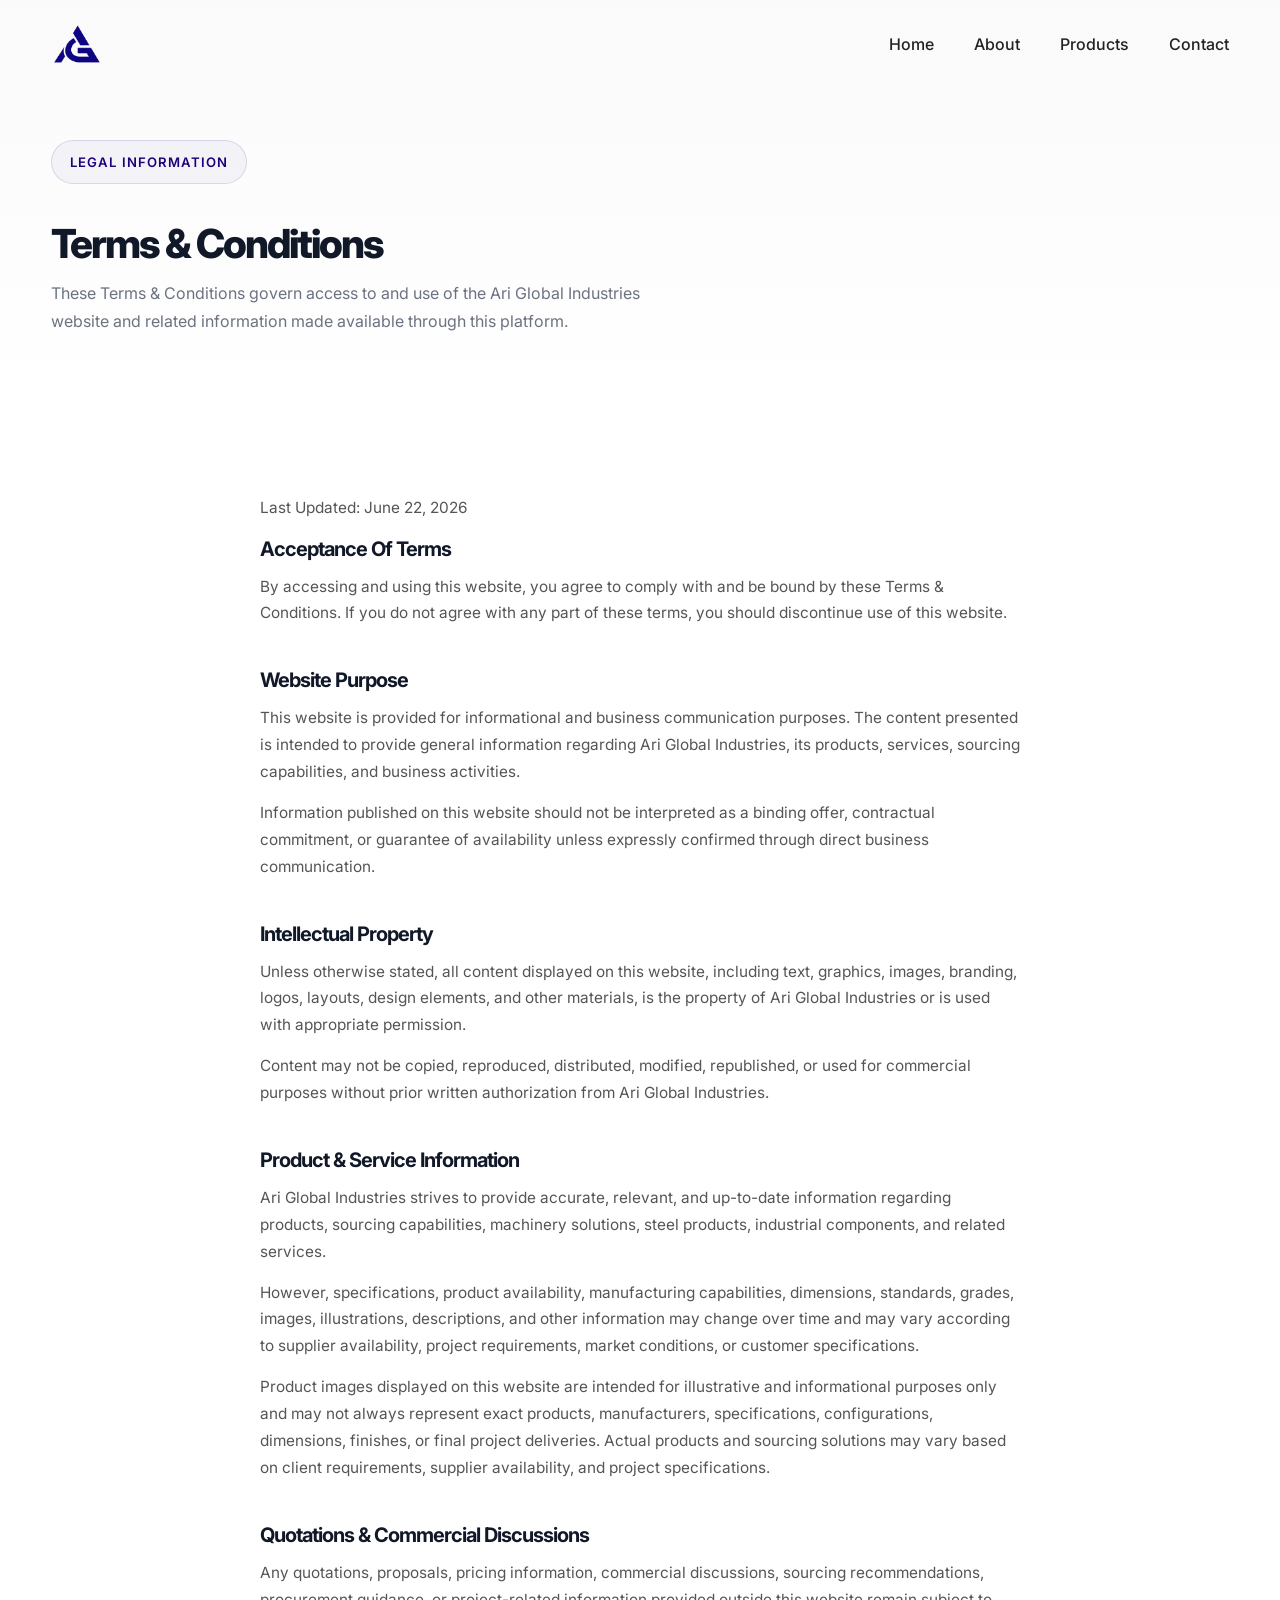
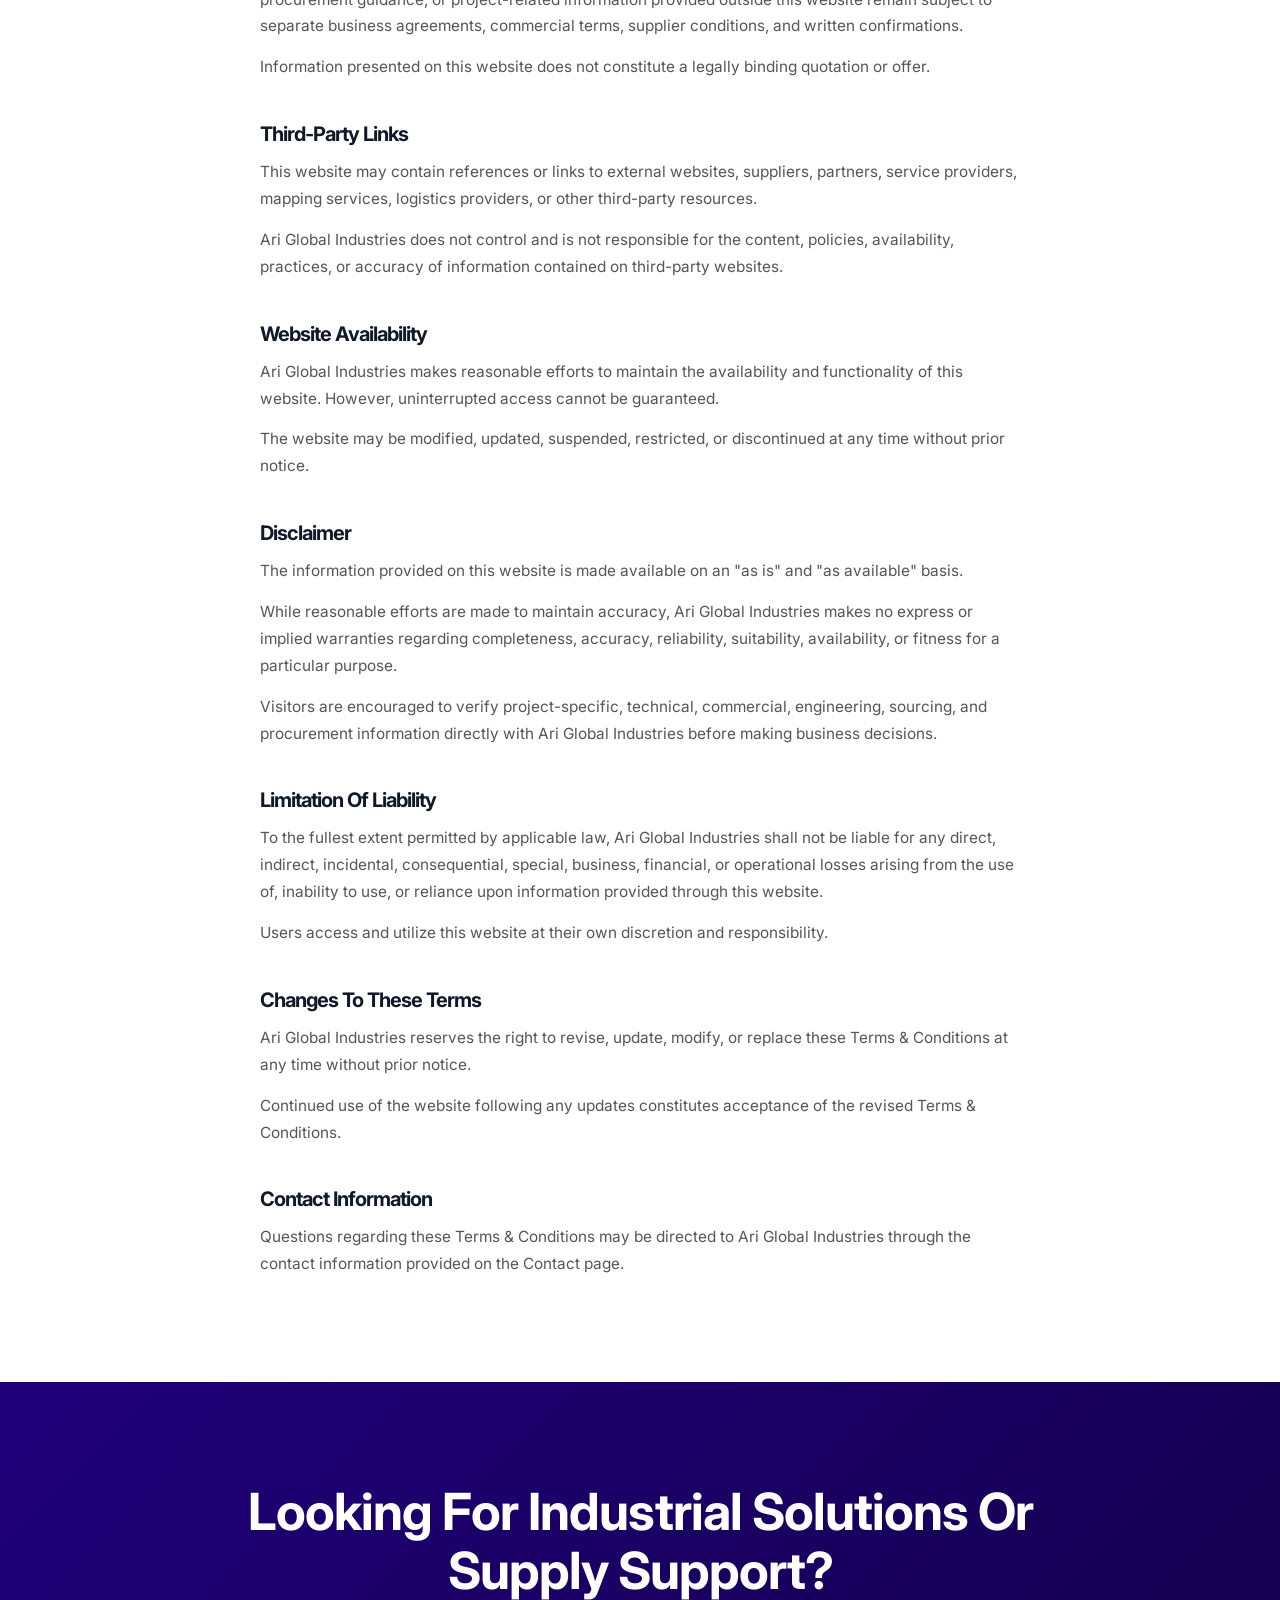
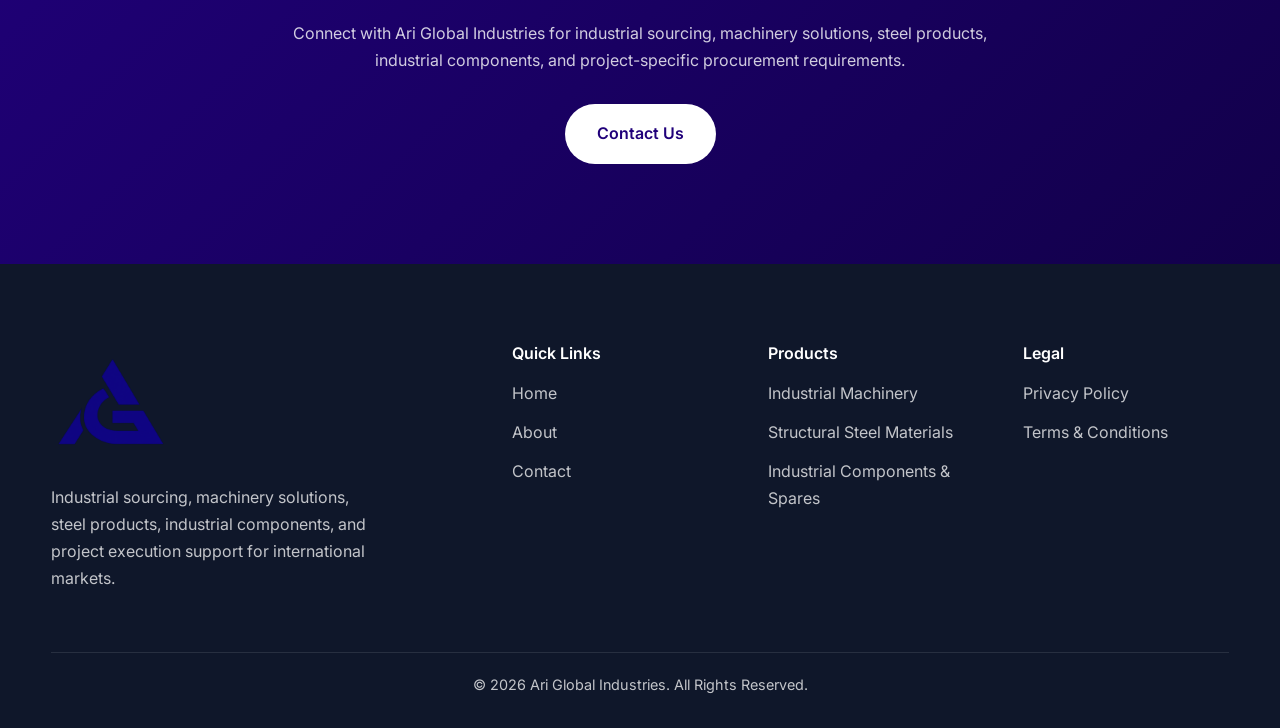
<file: terms-and-conditions.html>
<!DOCTYPE html>
<html lang="en">

<head>

    <meta charset="UTF-8">

    <link rel="canonical"
          href="https://arigindustries.com/terms-and-conditions">

    <meta name="viewport"
          content="width=device-width, initial-scale=1.0">

    <title>
        Terms & Conditions | Ari Global Industries
    </title>

    <meta name="description"
          content="Terms and Conditions governing the use of the Ari Global Industries website and related information services.">

    <meta name="robots"
          content="index, follow">

    <meta name="author"
          content="Ari Global Industries">

    <!-- Favicons -->

    <link rel="icon"
          href="/favicon.ico"
          sizes="any">

    <link rel="icon"
          type="image/png"
          sizes="32x32"
          href="favicon-32x32.png">

    <link rel="icon"
          type="image/png"
          sizes="16x16"
          href="favicon-16x16.png">

    <link rel="apple-touch-icon"
          href="apple-touch-icon.png">

    <link rel="manifest"
          href="site.webmanifest">

    <!-- Organization Schema -->

    <script type="application/ld+json">
    {
      "@context":"https://schema.org",
      "@type":"Organization",
      "name":"Ari Global Industries",
      "url":"https://arigindustries.com/",
      "logo":"https://arigindustries.com/images/logo.png"
    }
    </script>

    <!-- Fonts -->

    <link rel="preconnect"
          href="https://fonts.googleapis.com">

    <link rel="preconnect"
          href="https://fonts.gstatic.com"
          crossorigin>

    <link href="https://fonts.googleapis.com/css2?family=Inter:wght@300;400;500;600;700;800&display=swap"
          rel="stylesheet">

    <link rel="stylesheet"
          href="style.css">

</head>

<body>

<!-- =======================================
     PRELOADER
======================================= -->

<div class="preloader">

    <div class="loader-logo">

        <img src="images/logo.png"
             alt="Ari Global Industries">

    </div>

</div>

<!-- =======================================
     HEADER
======================================= -->

<header class="header">

    <div class="container">

        <nav class="navbar">

            <a href="index.html"
               class="logo">

                <img src="images/logo.png"
                     alt="Ari Global Industries">

            </a>

            <ul class="nav-links">

                <li>
                    <a href="index.html">
                        Home
                    </a>
                </li>

                <li>
                    <a href="about.html">
                        About
                    </a>
                </li>

                <li class="dropdown">

                    <a href="#">
                        Products
                    </a>

                    <ul class="dropdown-menu">

                        <li>
                            <a href="industrial-machinery.html">
                                Industrial Machinery
                            </a>
                        </li>

                        <li>
                            <a href="steel-products.html">
                                 Structural Steel Materials
                            </a>
                        </li>

                        <li>
                            <a href="industrial-components.html">
                                Industrial Components & Spares
                            </a>
                        </li>

                    </ul>

                </li>

                <li>
                    <a href="contact.html">
                        Contact
                    </a>
                </li>

            </ul>

            <button class="menu-toggle">

                <span></span>
                <span></span>
                <span></span>

            </button>

        </nav>

    </div>

</header>

<!-- =======================================
     HERO
======================================= -->

<section class="page-hero">

    <div class="container">

        <div class="page-hero-content">

            <span class="section-tag">

                Legal Information

            </span>

            <h1>

                Terms & Conditions

            </h1>

            <p>

                These Terms & Conditions govern access to and use
                of the Ari Global Industries website and related
                information made available through this platform.

            </p>

        </div>

    </div>

</section>

<!-- =======================================
     TERMS CONTENT
======================================= -->

<section class="policy-section section-padding">

    <div class="container">

        <div class="policy-wrapper">

            <p class="policy-date">

                Last Updated: June 22, 2026

            </p>

            <h2>

                Acceptance Of Terms

            </h2>

            <p>

                By accessing and using this website, you agree to
                comply with and be bound by these Terms &
                Conditions. If you do not agree with any part of
                these terms, you should discontinue use of this
                website.

            </p>

            <h2>

                Website Purpose

            </h2>

            <p>

                This website is provided for informational and
                business communication purposes. The content
                presented is intended to provide general
                information regarding Ari Global Industries,
                its products, services, sourcing capabilities,
                and business activities.

            </p>

            <p>

                Information published on this website should not
                be interpreted as a binding offer, contractual
                commitment, or guarantee of availability unless
                expressly confirmed through direct business
                communication.

            </p>
            <h2>

                Intellectual Property

            </h2>

            <p>

                Unless otherwise stated, all content displayed on this
                website, including text, graphics, images, branding,
                logos, layouts, design elements, and other materials,
                is the property of Ari Global Industries or is used
                with appropriate permission.

            </p>

            <p>

                Content may not be copied, reproduced, distributed,
                modified, republished, or used for commercial purposes
                without prior written authorization from Ari Global
                Industries.

            </p>

            <h2>

                Product & Service Information

            </h2>

            <p>

                Ari Global Industries strives to provide accurate,
                relevant, and up-to-date information regarding products,
                sourcing capabilities, machinery solutions, steel
                products, industrial components, and related services.

            </p>

            <p>

                However, specifications, product availability,
                manufacturing capabilities, dimensions, standards,
                grades, images, illustrations, descriptions, and other
                information may change over time and may vary according
                to supplier availability, project requirements, market
                conditions, or customer specifications.

            </p>

            <p>

                <p>

    Product images displayed on this website are intended
    for illustrative and informational purposes only and
    may not always represent exact products, manufacturers,
    specifications, configurations, dimensions, finishes,
    or final project deliveries. Actual products and
    sourcing solutions may vary based on client
    requirements, supplier availability, and project
    specifications.

</p>

            </p>

            <h2>

                Quotations & Commercial Discussions

            </h2>

            <p>

                Any quotations, proposals, pricing information,
                commercial discussions, sourcing recommendations,
                procurement guidance, or project-related information
                provided outside this website remain subject to
                separate business agreements, commercial terms,
                supplier conditions, and written confirmations.

            </p>

            <p>

                Information presented on this website does not
                constitute a legally binding quotation or offer.

            </p>

            <h2>

                Third-Party Links

            </h2>

            <p>

                This website may contain references or links to
                external websites, suppliers, partners, service
                providers, mapping services, logistics providers,
                or other third-party resources.

            </p>

            <p>

                Ari Global Industries does not control and is not
                responsible for the content, policies, availability,
                practices, or accuracy of information contained on
                third-party websites.

            </p>

            <h2>

                Website Availability

            </h2>

            <p>

                Ari Global Industries makes reasonable efforts to
                maintain the availability and functionality of this
                website. However, uninterrupted access cannot be
                guaranteed.

            </p>

            <p>

                The website may be modified, updated, suspended,
                restricted, or discontinued at any time without
                prior notice.

            </p>

            <h2>

                Disclaimer

            </h2>

            <p>

                The information provided on this website is made
                available on an "as is" and "as available" basis.

            </p>

            <p>

                While reasonable efforts are made to maintain
                accuracy, Ari Global Industries makes no express
                or implied warranties regarding completeness,
                accuracy, reliability, suitability, availability,
                or fitness for a particular purpose.

            </p>

            <p>

                Visitors are encouraged to verify project-specific,
                technical, commercial, engineering, sourcing, and
                procurement information directly with Ari Global
                Industries before making business decisions.

            </p>

            <h2>

                Limitation Of Liability

            </h2>

            <p>

                To the fullest extent permitted by applicable law,
                Ari Global Industries shall not be liable for any
                direct, indirect, incidental, consequential,
                special, business, financial, or operational losses
                arising from the use of, inability to use, or
                reliance upon information provided through this
                website.

            </p>

            <p>

                Users access and utilize this website at their own
                discretion and responsibility.

            </p>

            <h2>

                Changes To These Terms

            </h2>

            <p>

                Ari Global Industries reserves the right to revise,
                update, modify, or replace these Terms &
                Conditions at any time without prior notice.

            </p>

            <p>

                Continued use of the website following any updates
                constitutes acceptance of the revised Terms &
                Conditions.

            </p>

            <h2>

                Contact Information

            </h2>

            <p>

                Questions regarding these Terms & Conditions may
                be directed to Ari Global Industries through the
                contact information provided on the Contact page.

            </p>
        </div>

    </div>

</section>

<!-- =======================================
     CTA SECTION
======================================= -->

<section class="about-cta">

    <div class="container">

        <div class="cta-box">

            <h2>

                Looking For Industrial
                Solutions Or Supply Support?

            </h2>

            <p>

                Connect with Ari Global Industries for industrial
                sourcing, machinery solutions, steel products,
                industrial components, and project-specific
                procurement requirements.

            </p>

            <a href="contact.html"
               class="btn-primary">

                Contact Us

            </a>

        </div>

    </div>

</section>

<!-- =======================================
     FOOTER
======================================= -->

<footer class="footer">

    <div class="container">

        <div class="footer-top">

            <div class="footer-about">

                <img src="images/logo.png"
                        alt="Ari Global Industries"
                        class="footer-logo">

                <p>

                    Industrial sourcing, machinery solutions,
                    steel products, industrial components,
                    and project execution support for
                    international markets.

                </p>

            </div>

            <div class="footer-links">

                <h4>

                    Quick Links

                </h4>

                <ul>

                    <li>
                        <a href="index.html">
                            Home
                        </a>
                    </li>

                    <li>
                        <a href="about.html">
                            About
                        </a>
                    </li>

                    <li>
                        <a href="contact.html">
                            Contact
                        </a>
                    </li>

                </ul>

            </div>

            <div class="footer-links">

                <h4>

                    Products

                </h4>

                <ul>

                    <li>
                        <a href="industrial-machinery.html">
                            Industrial Machinery
                        </a>
                    </li>

                    <li>
                        <a href="steel-products.html">
                            Structural Steel Materials
                        </a>
                    </li>

                    <li>
                        <a href="industrial-components.html">
                            Industrial Components & Spares
                        </a>
                    </li>

                </ul>

            </div>

            <div class="footer-links">

                <h4>

                    Legal

                </h4>

                <ul>

                    <li>
                        <a href="privacy-policy.html">
                            Privacy Policy
                        </a>
                    </li>

                    <li>
                        <a href="terms-and-conditions.html">
                            Terms & Conditions
                        </a>
                    </li>

                </ul>

            </div>

        </div>

        <div class="footer-bottom">

            <p>

                © 2026 Ari Global Industries.
                All Rights Reserved.

            </p>

        </div>

    </div>

</footer>

<!-- =======================================
     MOBILE MENU
======================================= -->

<div class="mobile-menu">

    <a href="index.html">

        Home

    </a>

    <a href="about.html">

        About

    </a>

    <div class="mobile-dropdown">

        <button class="mobile-dropdown-btn">

            Products

        </button>

        <div class="mobile-dropdown-content">

            <a href="industrial-machinery.html">

                Industrial Machinery

            </a>

            <a href="steel-products.html">

                 Structural Steel Materials

            </a>

            <a href="industrial-components.html">

                Industrial Components & Spares

            </a>

        </div>

    </div>

    <a href="contact.html">

        Contact

    </a>

</div>

<script src="main.js"></script>

</body>
</html>
</file>
<file: style.css>
/* =======================================
   RESET
======================================= */

*{
    margin:0;
    padding:0;
    box-sizing:border-box;
}

html{
    scroll-behavior:smooth;
}

body{
    font-family:'Inter',sans-serif;
    background:#ffffff;
    color:#222;
    overflow-x:hidden;
    line-height:1.7;
    -webkit-font-smoothing:antialiased;
}

/* =======================================
   VARIABLES
======================================= */

:root{

    --primary:#20007a;
    --primary-light:#3110a5;

    --dark:#111827;
    --text:#222222;
    --muted:#6b7280;

    --white:#ffffff;

    --border:#e5e7eb;

    --shadow-sm:
    0 10px 30px rgba(0,0,0,.04);

    --shadow-md:
    0 20px 60px rgba(0,0,0,.08);

    --shadow-lg:
    0 30px 80px rgba(0,0,0,.12);

    --transition:
    all .35s cubic-bezier(.4,0,.2,1);

}

/* =======================================
   GLOBAL
======================================= */

body.menu-open{
    overflow:hidden;
}

img{
    max-width:100%;
    display:block;
}

a{
    text-decoration:none;
    color:inherit;
}

ul{
    list-style:none;
}

.container{
    width:min(1200px,92%);
    margin:auto;
}

.section-padding{
    padding:120px 0;
}

/* =======================================
   TYPOGRAPHY
======================================= */

h1,h2,h3,h4{
    color:var(--dark);
    line-height:1.15;
}

h1{
    font-size:clamp(2.8rem,6vw,5rem);
    font-weight:800;
    letter-spacing:-2px;
}

h2{
    font-size:clamp(2rem,4vw,3.3rem);
    font-weight:700;
    letter-spacing:-1px;
}

h3{
    font-size:1.35rem;
    font-weight:600;
}

p{
    color:var(--muted);
}

.section-heading{
    max-width:760px;
    margin-bottom:70px;
}

.section-heading.center{
    text-align:center;
    margin-inline:auto;
    margin-bottom:70px;
}

.section-tag{

    display:inline-flex;
    align-items:center;
    gap:10px;

    padding:10px 18px;

    border:1px solid rgba(32,0,122,.12);

    background:
    rgba(32,0,122,.04);

    color:var(--primary);

    font-size:.82rem;
    font-weight:600;
    letter-spacing:.08em;
    text-transform:uppercase;

    border-radius:100px;

    margin-bottom:24px;

}

.section-heading h2{
    margin-bottom:20px;
}

.section-heading p{
    max-width:650px;
}

/* =======================================
   BUTTONS
======================================= */

.btn-primary{

    position:relative;

    display:inline-flex;
    align-items:center;
    justify-content:center;

    padding:16px 32px;

    background:var(--primary);

    color:#fff;

    border-radius:100px;

    font-weight:600;

    overflow:hidden;

    transition:var(--transition);

}

.btn-primary::before{

    content:'';

    position:absolute;

    top:0;
    left:-120%;

    width:100%;
    height:100%;

    background:
    linear-gradient(
        90deg,
        transparent,
        rgba(255,255,255,.18),
        transparent
    );

    transition:.8s;

}

.btn-primary:hover::before{
    left:120%;
}

.btn-primary:hover{

    transform:translateY(-3px);

    box-shadow:
    0 20px 40px rgba(32,0,122,.25);

}

.btn-secondary{

    display:inline-flex;
    align-items:center;
    justify-content:center;

    padding:16px 32px;

    border:1px solid var(--border);

    border-radius:100px;

    font-weight:600;

    transition:var(--transition);

}

.btn-secondary:hover{

    border-color:var(--primary);

    color:var(--primary);

    transform:translateY(-3px);

}

.text-link{

    color:var(--primary);

    font-weight:600;

    display:inline-flex;

    margin-top:20px;

    transition:var(--transition);

}

.text-link:hover{
    transform:translateX(6px);
}

/* =======================================
   PRELOADER (PREMIUM LOGO VERSION)
======================================= */

.preloader{

    position:fixed;
    inset:0;

    background:#ffffff;

    z-index:9999;

    display:flex;
    align-items:center;
    justify-content:center;

    transition:opacity .7s ease, visibility .7s ease;

}

.preloader.hide{

    opacity:0;
    visibility:hidden;

}

/* LOGO WRAPPER */

.loader-logo{

    display:flex;
    align-items:center;
    justify-content:center;

}

/* LOGO IMAGE */

.loader-logo img{

    width:170px;
    max-width:60vw;

    opacity:0;
    transform:scale(.92);

    animation:logoReveal 1.4s ease forwards;

    filter:drop-shadow(0 10px 25px rgba(32,0,122,.12));

}

/* ANIMATION */

@keyframes logoReveal{

    0%{
        opacity:0;
        transform:scale(.88);
    }

    40%{
        opacity:1;
        transform:scale(1.02);
    }

    100%{
        opacity:1;
        transform:scale(1);
    }

}

/* OPTIONAL: subtle breathing effect after load (only while visible) */

.preloader:not(.hide) .loader-logo img{

    animation:
        logoReveal 1.4s ease forwards,
        subtleFloat 2.8s ease-in-out infinite 1.5s;

}

@keyframes subtleFloat{

    0%,100%{
        transform:translateY(0) scale(1);
    }

    50%{
        transform:translateY(-6px) scale(1.01);
    }

}
/* =======================================
   HEADER
======================================= */

.header{

    position:fixed;

    top:0;
    left:0;

    width:100%;

    z-index:1000;

    transition:var(--transition);

}

.header.scrolled{

    background:
    rgba(255,255,255,.95);

    backdrop-filter:blur(16px);

    box-shadow:
    0 10px 40px rgba(0,0,0,.05);

}

.navbar{

    height:90px;

    display:flex;
    align-items:center;
    justify-content:space-between;

}

.logo img{
    height:52px;
}

.nav-links{

    display:flex;
    align-items:center;
    gap:40px;

}

.nav-links a{

    font-weight:500;

    position:relative;

    transition:var(--transition);

}

.nav-links a::after{

    content:'';

    position:absolute;

    left:0;
    bottom:-8px;

    width:0;
    height:2px;

    background:var(--primary);

    transition:var(--transition);

}

.nav-links a:hover::after,
.nav-links a.active::after{
    width:100%;
}

.nav-links a:hover{
    color:var(--primary);
}

/* =======================================
   DROPDOWN
======================================= */

.dropdown{
    position:relative;
}

.dropdown-menu{

    position:absolute;

    top:120%;
    left:0;

    min-width:320px;

    background:#fff;

    border-radius:18px;

    padding:12px;

    opacity:0;
    visibility:hidden;

    transform:translateY(15px);

    box-shadow:
    0 25px 60px rgba(0,0,0,.08);

    transition:var(--transition);

}

.dropdown:hover .dropdown-menu{

    opacity:1;
    visibility:visible;

    transform:translateY(0);

}

.dropdown-menu a{

    display:block;

    padding:14px 16px;

    border-radius:12px;

}

.dropdown-menu a:hover{

    background:
    rgba(32,0,122,.05);

}

/* =======================================
   NAV RIGHT
======================================= */

.nav-right{

    display:flex;
    align-items:center;
    gap:20px;

}

.nav-btn{

    padding:12px 24px;

    background:var(--primary);

    color:#fff;

    border-radius:100px;

    font-size:.9rem;
    font-weight:600;

    transition:var(--transition);

}

.nav-btn:hover{

    transform:translateY(-2px);

    box-shadow:
    0 12px 30px rgba(32,0,122,.22);

}

.menu-toggle{

    display:none;

    border:none;
    background:none;

    cursor:pointer;

}

.menu-toggle span{

    width:28px;
    height:2px;

    background:var(--dark);

    display:block;

    margin:6px 0;

    transition:.3s;

}

/* =======================================
   MOBILE MENU
======================================= */

.mobile-menu{

    position:fixed;

    top:0;
    right:-100%;

    width:320px;
    height:100vh;

    background:#fff;

    z-index:999;

    padding:120px 40px;

    display:flex;
    flex-direction:column;

    gap:25px;

    transition:.45s ease;

    box-shadow:
    -20px 0 50px rgba(0,0,0,.08);

}

.mobile-menu.active{
    right:0;
}

.mobile-menu a,
.mobile-dropdown-btn{

    font-size:1rem;

    color:var(--dark);

    background:none;

    border:none;

    text-align:left;

    cursor:pointer;

}

.mobile-dropdown-content{

    display:none;

    padding-top:12px;
    padding-left:15px;

}

.mobile-dropdown-content a{

    display:block;

    padding:10px 0;

    color:var(--muted);

}

/* =======================================
   HERO
======================================= */

.hero{

    position:relative;

    min-height:100vh;

    display:flex;
    align-items:center;

    overflow:hidden;

}

/* BACKGROUND */

.hero-background{

    position:absolute;
    inset:0;

    z-index:-1;

}

.hero-grid{

    position:absolute;
    inset:0;

    background-image:

    linear-gradient(
        rgba(32,0,122,.03) 1px,
        transparent 1px
    ),

    linear-gradient(
        90deg,
        rgba(32,0,122,.03) 1px,
        transparent 1px
    );

    background-size:60px 60px;

}

.hero-glow{

    position:absolute;

    border-radius:50%;

    filter:blur(120px);

}

.hero-glow-1{

    width:500px;
    height:500px;

    background:
    rgba(32,0,122,.10);

    top:-100px;
    right:-150px;

}

.hero-glow-2{

    width:350px;
    height:350px;

    background:
    rgba(32,0,122,.08);

    left:-100px;
    bottom:-100px;

}

/* CONTENT WRAPPER */

.hero-content{

    max-width:780px;

    padding-top:100px;

    /* 🔥 IMPORTANT FIX: creates breathing space below whole hero content */
    padding-bottom:60px;

}

/* =======================================
   HERO LAYOUT
======================================= */

.hero-layout{

    display:grid;

    grid-template-columns:1.2fr 500px;

    gap:70px;

    align-items:center;

}

.hero-showcase{

    position:relative;

    width:100%;

    aspect-ratio:4/5;

    border-radius:28px;

    overflow:hidden;

    background:#fff;

    box-shadow:
    0 35px 90px rgba(0,0,0,.10);

}

.hero-slide{

    position:absolute;

    inset:0;

    width:100%;
    height:100%;

    object-fit:cover;

    opacity:0;

    transition:opacity 1.2s ease;

}

.hero-slide.active{

    opacity:1;

}

@media(max-width:1100px){

    .hero-layout{

        grid-template-columns:1fr;

        gap:50px;

    }

    .hero-showcase{

        max-width:500px;

        margin:auto;

    }

}

/* TAG */

.hero-tag{

    display:inline-flex;

    padding:12px 18px;

    border-radius:100px;

    background:
    rgba(32,0,122,.05);

    color:var(--primary);

    font-weight:600;

    margin-bottom:28px;

}

/* HEADING */

.hero h1{

    margin-bottom:28px;

}

/* PARAGRAPH */

.hero p{

    font-size:1.15rem;

    max-width:680px;

    margin-bottom:32px; /* slightly reduced to balance CTA spacing */

}

/* =======================================
   CTA BUTTONS (FIXED PROPERLY)
======================================= */

.hero-buttons{

    display:flex;

    gap:22px;

    flex-wrap:wrap;

    margin-top:10px;

    margin-bottom:50px; /* 🔥 MAIN FIX: creates gap before next block */

}

/* button micro spacing */
.hero-buttons a{

    margin-top:6px;

}

/* =======================================
   TRUST / FEATURES BLOCK SPACING FIX
   (THIS WAS YOUR REAL ISSUE)
======================================= */

.hero .trust-grid,
.hero .hero-features,
.hero .hero-trust{

    margin-top:0; /* prevent accidental stacking */
    padding-top:30px; /* 🔥 gives clean separation */

}

/* optional polish if items exist in hero */

.hero .trust-item{

    padding:10px 0;

}

.hero .trust-item h3{

    margin-bottom:6px;

}

/* =======================================
   SCROLL INDICATOR
======================================= */

.scroll-indicator{

    position:absolute;

    bottom:40px;
    left:50%;

    transform:translateX(-50%);

}

.scroll-indicator span{

    width:22px;
    height:36px;

    border:2px solid #bbb;

    border-radius:100px;

    display:block;

    position:relative;

}

.scroll-indicator span::before{

    content:'';

    width:4px;
    height:8px;

    background:#999;

    position:absolute;

    left:50%;
    top:6px;

    transform:translateX(-50%);

    border-radius:100px;

    animation:scrollMove 1.8s infinite;

}

@keyframes scrollMove{

    0%{
        opacity:0;
        top:6px;
    }

    50%{
        opacity:1;
    }

    100%{
        opacity:0;
        top:18px;
    }

}
/* =======================================
   TRUST BAR
======================================= */

.trust-bar{

    padding:40px 0;

    border-top:1px solid var(--border);
    border-bottom:1px solid var(--border);

    background:#fff;

}

.trust-grid{

    display:grid;

    grid-template-columns:repeat(4,1fr);

    gap:30px;

}

.trust-item{

    text-align:center;

    padding:10px;

}

.trust-item h3{

    font-size:1rem;

    margin-bottom:8px;

    color:var(--dark);

}

.trust-item p{

    font-size:.92rem;

    line-height:1.6;

}

/* =======================================
   COMPANY INTRO
======================================= */

.company-intro{
    background:#fff;
}

.company-intro h2{
    margin-bottom:14px;
}

.company-intro p{
    margin-bottom:18px;
}

.intro-grid{

    display:grid;

    grid-template-columns:1.2fr .8fr;

    gap:80px;

    align-items:start;

}

.intro-content p{

    margin-bottom:24px;

    font-size:1.05rem;

}

.intro-stats{

    display:grid;

    gap:24px;

}

.intro-stats{
    margin-top:-150px;
}

.stat-card{

    position:relative;

    padding:35px;

    background:#fff;

    border:1px solid var(--border);

    border-radius:24px;

    overflow:hidden;

    transition:var(--transition);

}

.stat-card::before{

    content:'';

    position:absolute;

    top:0;
    left:0;

    width:4px;
    height:100%;

    background:var(--primary);

    transform:scaleY(0);

    transform-origin:top;

    transition:.5s;

}

.stat-card:hover{

    transform:translateY(-8px);

    box-shadow:var(--shadow-md);

}

.stat-card:hover::before{

    transform:scaleY(1);

}

.stat-card h3{

    font-size:2.6rem;

    color:var(--primary);

    margin-bottom:8px;

    letter-spacing:-1px;

}

.stat-card span{

    display:block;

    font-weight:600;

    color:var(--dark);

    margin-bottom:10px;

}

.stat-card p{

    font-size:.95rem;

    color:var(--muted);

    line-height:1.6;

}

/* =======================================
   CORE EXPERTISE
======================================= */

.expertise{

    background:
    linear-gradient(
        to bottom,
        #ffffff,
        #fafafa
    );

}

.expertise-grid{

    display:grid;

    grid-template-columns:
    repeat(3,1fr);

    gap:30px;

}

.expertise-card{

    position:relative;

    padding:45px;

    background:#fff;

    border:1px solid var(--border);

    border-radius:28px;

    overflow:hidden;

    transition:var(--transition);

}

.expertise-card::before{

    content:'';

    position:absolute;

    top:0;
    left:0;

    width:100%;
    height:0;

    background:
    linear-gradient(
        180deg,
        rgba(32,0,122,.05),
        transparent
    );

    transition:.45s;

}

.expertise-card:hover{

    transform:translateY(-10px);

    border-color:rgba(32,0,122,.15);

    box-shadow:var(--shadow-md);

}

.expertise-card:hover::before{

    height:100%;

}

.card-number{

    width:55px;
    height:55px;

    display:flex;
    align-items:center;
    justify-content:center;

    border-radius:50%;

    background:
    rgba(32,0,122,.06);

    color:var(--primary);

    font-weight:700;

    margin-bottom:25px;

}

.expertise-card h3{

    margin-bottom:18px;

}

.expertise-card p{

    font-size:.97rem;

}

/* =======================================
   PRODUCTS PREVIEW
======================================= */

.products-preview{
    background:#fff;
}

.product-grid{

    display:grid;

    grid-template-columns:
    repeat(3,1fr);

    gap:30px;

}

.product-card{

    background:#fff;

    border:1px solid var(--border);

    border-radius:30px;

    overflow:hidden;

    transition:var(--transition);

    position:relative;

}

.product-card:hover{

    transform:translateY(-10px);

    box-shadow:var(--shadow-lg);

}

.product-image{

    overflow:hidden;

    height:260px;

}

.product-image img{

    width:100%;
    height:100%;

    object-fit:cover;

    transition:1s ease;

}

.product-card:hover img{

    transform:scale(1.08);

}

.product-content{

    padding:35px;

}

.product-content h3{

    margin-bottom:15px;

}

.product-content p{

    font-size:.95rem;

}

.product-card::after{

    content:'→';

    position:absolute;

    right:30px;
    bottom:30px;

    color:var(--primary);

    font-size:1.3rem;

    opacity:0;

    transform:translateX(-10px);

    transition:.35s;

}

.product-card:hover::after{

    opacity:1;

    transform:translateX(0);

}

/* =======================================
   SPECIALIZED PROJECTS
======================================= */

.special-projects{

    background:
    linear-gradient(
        to bottom,
        #fafafa,
        #ffffff
    );

}

.projects-grid{

    display:grid;

    grid-template-columns:
    repeat(2,1fr);

    gap:30px;

}

.project-card{

    position:relative;

    padding:45px;

    background:#fff;

    border:1px solid var(--border);

    border-radius:28px;

    transition:var(--transition);

    overflow:hidden;

}

.project-card::before{

    content:'';

    position:absolute;

    top:0;
    left:0;

    width:100%;
    height:100%;

    background:
    radial-gradient(
        circle at top right,
        rgba(32,0,122,.06),
        transparent 60%
    );

    opacity:0;

    transition:.5s;

}

.project-card:hover{

    transform:translateY(-10px);

    box-shadow:var(--shadow-md);

    border-color:
    rgba(32,0,122,.15);

}

.project-card:hover::before{

    opacity:1;

}

.project-icon{

    width:65px;
    height:65px;

    display:flex;
    align-items:center;
    justify-content:center;

    border-radius:18px;

    background:
    rgba(32,0,122,.06);

    color:var(--primary);

    font-weight:700;

    margin-bottom:25px;

}

.project-card h3{

    margin-bottom:16px;

}

.project-card p{

    font-size:.96rem;

}

/* =======================================
   PREMIUM HOVER HELPERS
======================================= */

.expertise-card,
.project-card,
.product-card,
.stat-card{

    will-change:
    transform;

}

.expertise-card:hover,
.project-card:hover,
.product-card:hover,
.stat-card:hover{

    cursor:default;

}

/* =======================================
   REVEAL ANIMATION BASE
======================================= */

.reveal{

    opacity:0;

    transform:
    translateY(50px);

    transition:
    opacity .8s ease,
    transform .8s ease;

}

.reveal.active{

    opacity:1;

    transform:
    translateY(0);

}
/* =======================================
   SOLUTIONS SECTION
======================================= */

.solutions{
    background:#fff;
}

.solutions-wrapper{

    display:grid;
    grid-template-columns:1fr 1fr;
    gap:80px;
    align-items:start;

}

.solutions-content p{
    font-size:1.05rem;
    margin-top:20px;
}

.solutions-list{
    display:flex;
    flex-direction:column;
    gap:20px;
}

.solution-item{

    display:flex;
    gap:18px;

    padding:20px;

    border:1px solid var(--border);
    border-radius:18px;

    transition:var(--transition);

}

.solution-item:hover{
    transform:translateX(8px);
    border-color:rgba(32,0,122,.2);
    box-shadow:var(--shadow-sm);
}

.solution-item span{

    font-weight:700;
    color:var(--primary);
}

/* =======================================
   VISION / MISSION / VALUES
======================================= */

.vision-section{
    background:linear-gradient(to bottom,#fafafa,#fff);
}

.vmv-grid{

    display:grid;
    grid-template-columns:repeat(3,1fr);
    gap:30px;

}

.vmv-card{

    padding:45px;

    border:1px solid var(--border);
    border-radius:28px;

    background:#fff;

    transition:var(--transition);

}

.vmv-card:hover{

    transform:translateY(-10px);
    box-shadow:var(--shadow-md);
    border-color:rgba(32,0,122,.2);

}

.vmv-card span{

    font-size:.85rem;
    font-weight:700;

    color:var(--primary);

    text-transform:uppercase;
    letter-spacing:.08em;

}

.vmv-card h3{
    margin:15px 0;
}

/* =======================================
   FOUNDER SECTION
======================================= */

.founder-message{

    padding:120px 0;

    background:#fff;

}

.quote-box{

    max-width:850px;

    margin:auto;

    text-align:center;

    padding:60px;

    border:1px solid var(--border);

    border-radius:30px;

    background:#fff;

    position:relative;

}

.quote-mark{

    font-size:6rem;

    color:rgba(32,0,122,.1);

    position:absolute;

    top:-20px;
    left:20px;

}

blockquote{

    font-size:1.3rem;

    color:var(--dark);

    line-height:1.8;

}

.quote-author{
    margin-top:30px;
}

.quote-author h4{
    color:var(--primary);
}

/* =======================================
   CTA SECTION
======================================= */

.cta-section{

    padding:120px 0;

    background:
    linear-gradient(135deg, #20007a, #12004a);

    color:#fff;

    text-align:center;

}

.cta-box{

    max-width:800px;

    margin:auto;

}

.cta-section h2{
    color:#fff;
    margin-bottom:20px;
}

.cta-section p{
    color:rgba(255,255,255,.8);
    margin-bottom:40px;
}

.cta-section .btn-primary{

    background:#fff;
    color:var(--primary);

}

.cta-section .btn-primary:hover{
    box-shadow:0 20px 40px rgba(0,0,0,.25);
}

/* =======================================
   FOOTER
======================================= */

.footer{

    background:#0f172a;

    color:#cbd5e1;

    padding:80px 0 30px;

}

.footer-grid{

    display:grid;

    grid-template-columns:2fr 1fr 1fr 1fr;

    gap:40px;

}

.footer-logo{
    width:120px;
    margin-bottom:20px;
}

.footer-column h4{

    color:#fff;

    margin-bottom:20px;

}

.footer-column ul{
    display:flex;
    flex-direction:column;
    gap:12px;
}

.footer-column a{
    color:#cbd5e1;
    transition:var(--transition);
}

.footer-column a:hover{
    color:#fff;
    transform:translateX(5px);
}

.footer-bottom{

    margin-top:60px;

    padding-top:20px;

    border-top:1px solid rgba(255,255,255,.1);

    text-align:center;

    font-size:.9rem;

}
.footer-disclaimer{

    max-width:900px;

    margin:0 auto 20px;

    font-size:.65rem;

    line-height:1.7;

    color:rgba(255,255,255,.65);

}
/* =======================================
   RESPONSIVE DESIGN
======================================= */

@media(max-width:1100px){

    .intro-grid{
        grid-template-columns:1fr;
    }

    .solutions-wrapper{
        grid-template-columns:1fr;
    }

    .vmv-grid{
        grid-template-columns:1fr;
    }

    .footer-grid{
        grid-template-columns:1fr 1fr;
    }

}

@media(max-width:768px){

    .nav-links{
        display:none;
    }

    .menu-toggle{
        display:block;
    }

    .hero h1{
        font-size:2.4rem;
    }

    .trust-grid{
        grid-template-columns:1fr 1fr;
    }

    .expertise-grid,
    .product-grid,
    .projects-grid{
        grid-template-columns:1fr;
    }

    .solutions-wrapper{
        gap:40px;
    }

    .quote-box{
        padding:40px 25px;
    }

}

@media(max-width:480px){

    .trust-grid{
        grid-template-columns:1fr;
    }

    .footer-grid{
        grid-template-columns:1fr;
    }

    .hero-buttons{
        flex-direction:column;
    }

}
/* =======================================
   ABOUT PAGE GLOBAL FIXES
======================================= */

/* PAGE HERO */

.page-hero{

    padding:140px 0 80px;

    background:linear-gradient(to bottom, #fafafa, #fff);

}

.page-hero-content{

    max-width:800px;

}

.page-hero h1{

    font-size:3rem;

    line-height:1.2;

    margin:20px 0;

}

/* SECTION BASE SPACING FIX */

.section-padding{

    padding:90px 0;

}

/* SECTION HEADINGS */

.section-heading{

    margin-bottom:50px;

}

.section-heading h2{

    font-size:2.2rem;

}

/* =======================================
   LEADERSHIP SECTION
======================================= */

.leadership-box{

    display:flex;
    justify-content:center;

}

.leadership-quote{

    max-width:900px;

    text-align:center;

    padding:60px;

    border:1px solid var(--border);

    border-radius:30px;

    background:#fff;

}

.leadership-quote p{

    font-size:1.3rem;

    line-height:1.8;

    color:var(--dark);

    margin-bottom:25px;

}

.leadership-quote h4{

    color:var(--primary);

    margin-bottom:5px;

}

/* =======================================
   FOUNDATION GRID
======================================= */

.foundation-grid{

    display:grid;

    grid-template-columns:repeat(3,1fr);

    gap:30px;

}

.foundation-card{

    padding:35px;

    border:1px solid var(--border);

    border-radius:20px;

    transition:.3s ease;

    background:#fff;

}

.foundation-card:hover{

    transform:translateY(-8px);

    box-shadow:var(--shadow-sm);

}

/* =======================================
   CAPABILITIES GRID
======================================= */

.capabilities-grid{

    display:grid;

    grid-template-columns:repeat(3,1fr);

    gap:30px;

}

.capability-card{

    padding:35px;

    border:1px solid var(--border);

    border-radius:20px;

    background:#fff;

    transition:.3s ease;

}

.capability-card:hover{

    transform:translateY(-8px);

    box-shadow:var(--shadow-sm);

}

/* =======================================
   WHY CHOOSE GRID
======================================= */

.why-grid{

    display:grid;

    grid-template-columns:repeat(4,1fr);

    gap:25px;

}

.why-card{

    padding:30px;

    border:1px solid var(--border);

    border-radius:18px;

    background:#fff;

    transition:.3s ease;

}

.why-card:hover{

    transform:translateY(-6px);

}

/* =======================================
   CTA FIX
======================================= */

.about-cta{

    padding:100px 0;

    background:linear-gradient(135deg, #20007a, #12004a);

    color:#fff;

    text-align:center;

}

.about-cta h2{

    color:#fff;

    margin-bottom:20px;

}

.about-cta p{

    color:rgba(255,255,255,.8);

    max-width:700px;

    margin:0 auto 30px;

}

.about-cta .btn-primary{

    background:#fff;

    color:var(--primary);

}
/* =======================================
   FOUNDER SECTION WITH IMAGE
======================================= */

.founder-grid{

    display:grid;

    grid-template-columns:220px 1fr;

    gap:40px;

    align-items:center;

    text-align:left;

}

/* IMAGE STYLING */

.founder-image{

    width:220px;
    height:260px;

    border-radius:20px;

    overflow:hidden;

    border:1px solid var(--border);

    box-shadow:var(--shadow-sm);

}

.founder-image img{

    width:100%;
    height:100%;

    object-fit:cover;

    transition:transform .5s ease;

}

.founder-image img:hover{

    transform:scale(1.05);

}

/* TEXT ALIGNMENT FIX */

.founder-text p{

    font-size:1.2rem;

    line-height:1.8;

    margin-bottom:20px;

}

.founder-text h4{

    color:var(--primary);

    margin-bottom:5px;

}

/* RESPONSIVE */

@media(max-width:768px){

    .founder-grid{

        grid-template-columns:1fr;

        text-align:center;

    }

    .founder-image{

        margin:0 auto;

    }

}
/* =======================================
   SCROLL REVEAL SYSTEM
======================================= */

.reveal{

    opacity:0;
    transform:translateY(35px);

    transition:all .8s ease;

}

.reveal.active{

    opacity:1;
    transform:translateY(0);

}
/* =======================================
   CONTACT PAGE - PREMIUM STYLING
======================================= */

/* HERO FIX (reuse consistency) */

.page-hero{

    padding:140px 0 80px;

    background:linear-gradient(to bottom, #fafafa, #fff);

}

.page-hero h1{

    font-size:3rem;

    line-height:1.2;

    margin:20px 0;

}

/* =======================================
   CONTACT INFO SECTION
======================================= */

.contact-info{

    padding:90px 0;

}

.contact-grid{

    display:grid;

    grid-template-columns:repeat(3,1fr);

    gap:30px;

}

.contact-card{

    background:#fff;

    border:1px solid var(--border);

    border-radius:20px;

    padding:40px 30px;

    text-align:center;

    transition:.4s ease;

    position:relative;

    overflow:hidden;

}

/* subtle premium glow effect */
.contact-card::before{

    content:"";

    position:absolute;

    inset:0;

    background:radial-gradient(circle at top, rgba(32,0,122,.08), transparent 60%);

    opacity:0;

    transition:.4s ease;

}

.contact-card:hover::before{

    opacity:1;

}

.contact-card:hover{

    transform:translateY(-10px);

    box-shadow:0 20px 40px rgba(0,0,0,.08);

}

.contact-icon{

    font-size:2rem;

    margin-bottom:15px;

    color:var(--primary);

}

.contact-card h3{

    margin-bottom:10px;

}

.contact-card p{

    color:#666;

    margin-bottom:15px;

}

.contact-card a{

    color:var(--primary);

    font-weight:600;

    display:inline-block;

    margin-top:10px;

    word-break:break-word;

}

/* =======================================
   QUICK CONNECT SECTION
======================================= */

.quick-connect{

    padding:100px 0;

    background:#f9f9f9;

}

.quick-box{

    text-align:center;

    max-width:850px;

    margin:0 auto;

    padding:60px;

    background:#fff;

    border-radius:25px;

    border:1px solid var(--border);

}

.quick-box h2{

    margin-bottom:15px;

}

.quick-box p{

    color:#666;

    margin-bottom:30px;

}

/* BUTTONS */

.quick-buttons{

    display:flex;

    justify-content:center;

    gap:20px;

    flex-wrap:wrap;

}

.btn-secondary{

    padding:14px 28px;

    border:1px solid var(--primary);

    color:var(--primary);

    border-radius:50px;

    transition:.3s ease;

    display:inline-block;

}

.btn-secondary:hover{

    background:var(--primary);

    color:#fff;

}

/* =======================================
   GLOBAL REACH SECTION
======================================= */

.global-reach{

    padding:90px 0;

}

.reach-content{

    max-width:900px;

    margin:0 auto;

    text-align:center;

}

.reach-content p{

    margin-bottom:20px;

    color:#555;

    line-height:1.8;

}

/* =======================================
   FINAL CTA
======================================= */

.contact-cta{

    padding:100px 0;

    background:linear-gradient(135deg, #20007a, #12004a);

    color:#fff;

    text-align:center;

}

.contact-cta h2{

    color:#fff;

    margin-bottom:20px;

}

.contact-cta p{

    color:rgba(255,255,255,.8);

    max-width:700px;

    margin:0 auto 30px;

}

.contact-cta .btn-primary{

    background:#fff;

    color:var(--primary);

}

/* =======================================
   CONTACT MAP SECTION
======================================= */

.contact-map{

    padding:90px 0;

}

.map-box{

    border-radius:25px;

    overflow:hidden;

    border:1px solid var(--border);

    box-shadow:0 10px 30px rgba(0,0,0,.06);

    transition:.4s ease;

}

.map-box iframe{

    display:block;

    width:100%;

    height:420px;

    filter:grayscale(10%) contrast(1.05);

    transition:.4s ease;

}

.map-box:hover{

    transform:translateY(-5px);

    box-shadow:0 20px 45px rgba(0,0,0,.12);

}

.map-box:hover iframe{

    filter:grayscale(0%) contrast(1.1);

}

/* =======================================
   RESPONSIVE
======================================= */

@media(max-width:992px){

    .contact-grid{

        grid-template-columns:1fr;

    }

    .quick-box{

        padding:40px;

    }

}

@media(max-width:600px){

    .page-hero h1{

        font-size:2.2rem;

    }

    .quick-buttons{

        flex-direction:column;

    }

}
/* ==================================================
   INDUSTRIAL MACHINERY PAGE
================================================== */

/* ==========================================
   HERO
========================================== */

.machinery-hero{

    position:relative;

    min-height:90vh;

    display:flex;

    align-items:center;

    overflow:hidden;

    color:#fff;

}

.machinery-hero-bg{

    position:absolute;

    inset:0;

    z-index:-3;

}

.machinery-hero-bg img{

    width:100%;
    height:100%;

    object-fit:cover;

}

.machinery-overlay{

    position:absolute;

    inset:0;

    background:
    linear-gradient(
        90deg,
        rgba(10,10,20,.82),
        rgba(10,10,20,.55)
    );

    z-index:-2;

}

.machinery-hero-content{

    max-width:760px;

    padding-top:80px;

}

.machinery-hero .section-tag{

    background:
    rgba(255,255,255,.12);

    color:#fff;

    border:1px solid
    rgba(255,255,255,.18);

}

.machinery-hero h1{

    color:#fff;

    margin:28px 0;

}

.machinery-hero p{

    color:
    rgba(255,255,255,.85);

    font-size:1.1rem;

    line-height:1.9;

    margin-bottom:40px;

}

/* ==========================================
   INTRO
========================================== */

.machinery-intro{

    background:#fff;

}

.machinery-intro .intro-grid{

    display:grid;

    grid-template-columns:
    1.4fr .9fr;

    gap:70px;

    align-items:center;

    margin-top:60px;

}

.intro-content p{

    margin-bottom:24px;

    line-height:1.9;

    color:#555;

}

.highlight-box{

    background:#fff;

    padding:40px;

    border-radius:24px;

    border:1px solid
    rgba(0,0,0,.06);

    box-shadow:
    0 20px 60px
    rgba(0,0,0,.05);

}

.highlight-box h3{

    margin-bottom:25px;

}

.highlight-box ul{

    list-style:none;

}

.highlight-box li{

    padding:14px 0;

    border-bottom:
    1px solid #eee;

    font-weight:500;

}

.highlight-box li:last-child{

    border-bottom:none;

}

/* ==========================================
   SOLUTION NAVIGATOR
========================================== */

.solutions-nav{

    background:#fafafa;

}

.solution-nav-grid{

    display:grid;

    grid-template-columns:
    repeat(5,1fr);

    gap:22px;

    margin-top:60px;

}

.solution-nav-card{

    background:#fff;

    border-radius:22px;

    overflow:hidden;

    text-decoration:none;

    color:inherit;

    border:1px solid
    rgba(0,0,0,.06);

    transition:.4s ease;

}

.solution-nav-card:hover{

    transform:
    translateY(-10px);

    box-shadow:
    0 25px 60px
    rgba(0,0,0,.08);

}

.solution-nav-card img{

    width:100%;

    height:220px;

    object-fit:cover;

    transition:.6s ease;

}

.solution-nav-card:hover img{

    transform:scale(1.06);

}

.solution-nav-content{

    padding:24px;

}

.solution-nav-content h3{

    font-size:1.05rem;

    margin-bottom:10px;

}

.solution-nav-content p{

    color:#666;

    font-size:.95rem;

    line-height:1.7;

}

/* ==========================================
   PLANT SHOWCASE
========================================== */

.plant-showcase{

    position:relative;

}

.plant-alt{

    background:#fafafa;

}

.plant-grid{

    display:grid;

    grid-template-columns:
    1fr 1fr;

    gap:70px;

    align-items:center;

}

.plant-grid.reverse .plant-image{

    order:2;

}

.plant-grid.reverse .plant-content{

    order:1;

}

.plant-image{

    overflow:hidden;

    border-radius:24px;

}

.plant-image img{

    width:100%;

    height:600px;

    object-fit:cover;

    display:block;

    transition:.7s ease;

}

.plant-image:hover img{

    transform:scale(1.05);

}

.plant-label{

    display:inline-flex;

    padding:10px 16px;

    border-radius:999px;

    background:
    rgba(32,0,122,.06);

    color:var(--primary);

    font-weight:600;

    margin-bottom:22px;

}

.plant-content h2{

    margin-bottom:24px;

}

.plant-content p{

    color:#555;

    line-height:1.9;

    margin-bottom:20px;

}
/* ==================================================
   PLANT DETAIL CARDS
================================================== */

.plant-details-grid{

    display:grid;

    grid-template-columns:
    repeat(3,1fr);

    gap:28px;

    margin-top:60px;

}

.detail-card{

    background:#fff;

    padding:35px;

    border-radius:22px;

    border:1px solid
    rgba(0,0,0,.06);

    transition:.4s ease;

    position:relative;

    overflow:hidden;

}

.detail-card::before{

    content:'';

    position:absolute;

    left:0;
    top:0;

    width:100%;
    height:4px;

    background:var(--primary);

    transform:scaleX(0);

    transform-origin:left;

    transition:.4s ease;

}

.detail-card:hover{

    transform:translateY(-8px);

    box-shadow:
    0 25px 60px
    rgba(0,0,0,.08);

}

.detail-card:hover::before{

    transform:scaleX(1);

}

.detail-card h3{

    margin-bottom:24px;

    font-size:1.2rem;

}

.detail-card ul{

    list-style:none;

}

.detail-card li{

    padding:12px 0;

    color:#555;

    border-bottom:
    1px solid #eee;

}

.detail-card li:last-child{

    border-bottom:none;

}

/* ==================================================
   CUSTOM PROJECTS
================================================== */

.custom-projects{

    background:#fff;

}

.custom-projects-grid{

    display:grid;

    grid-template-columns:
    1.1fr 1fr;

    gap:60px;

    align-items:center;

    margin-top:60px;

}

.custom-project-content p{

    color:#555;

    line-height:1.9;

    margin-bottom:22px;

}

.custom-project-image{

    border-radius:24px;

    overflow:hidden;

}

.custom-project-image img{

    width:100%;
    height:500px;

    object-fit:cover;

    display:block;

    transition:.6s ease;

}

.custom-project-image:hover img{

    transform:scale(1.05);

}

.custom-grid{

    margin-top:50px;

    display:grid;

    grid-template-columns:
    repeat(3,1fr);

    gap:24px;

}

.custom-card{

    background:#fafafa;

    border-radius:20px;

    padding:35px;

    border:1px solid #eee;

    transition:.35s ease;

    text-align:center;

}

.custom-card:hover{

    transform:translateY(-8px);

    background:#fff;

    box-shadow:
    0 20px 50px
    rgba(0,0,0,.07);

}

.custom-card h3{

    font-size:1rem;

    line-height:1.6;

}

/* ==================================================
   EXECUTION FRAMEWORK
================================================== */

.execution-framework{

    background:#fafafa;

}

.framework-grid{

    margin-top:70px;

    display:grid;

    grid-template-columns:
    repeat(4,1fr);

    gap:25px;

}

.framework-step{

    background:#fff;

    padding:35px;

    border-radius:22px;

    text-align:center;

    border:1px solid #eee;

    position:relative;

    transition:.35s ease;

}

.framework-step:hover{

    transform:translateY(-8px);

    box-shadow:
    0 20px 50px
    rgba(0,0,0,.07);

}

.framework-step span{

    display:inline-flex;

    width:70px;
    height:70px;

    align-items:center;
    justify-content:center;

    border-radius:50%;

    background:
    rgba(32,0,122,.08);

    color:var(--primary);

    font-weight:700;

    font-size:1.2rem;

    margin-bottom:22px;

}

.framework-step h3{

    font-size:1rem;

    line-height:1.6;

}

/* ==================================================
   WHY CHOOSE US
================================================== */

.why-machinery{

    background:#fff;

}

.why-machinery .why-grid{

    margin-top:60px;

    display:grid;

    grid-template-columns:
    repeat(4,1fr);

    gap:24px;

}

.why-card{

    background:#fff;

    padding:35px;

    border-radius:22px;

    border:1px solid #eee;

    transition:.4s ease;

}

.why-card:hover{

    transform:translateY(-8px);

    box-shadow:
    0 20px 50px
    rgba(0,0,0,.07);

}

.why-card h3{

    margin-bottom:16px;

}

.why-card p{

    color:#666;

    line-height:1.8;

}

/* ==================================================
   FINAL CTA
================================================== */

.machinery-cta{

    padding:120px 0;

    background:
    linear-gradient(
        135deg,
        #20007a,
        #12004a
    );

    text-align:center;

}

.machinery-cta .cta-box{

    max-width:850px;

    margin:auto;

}

.machinery-cta h2{

    color:#fff;

    margin-bottom:24px;

}

.machinery-cta p{

    color:
    rgba(255,255,255,.82);

    line-height:1.9;

    margin-bottom:35px;

}

.machinery-cta .btn-primary{

    background:#fff;

    color:var(--primary);

}

.machinery-cta .btn-primary:hover{

    transform:translateY(-3px);

}

/* ==================================================
   RESPONSIVE
================================================== */

@media(max-width:1200px){

    .solution-nav-grid{

        grid-template-columns:
        repeat(3,1fr);

    }

    .framework-grid{

        grid-template-columns:
        repeat(2,1fr);

    }

}

@media(max-width:992px){

    .plant-grid,
    .custom-projects-grid,
    .intro-grid{

        grid-template-columns:1fr;

    }

    .plant-grid.reverse .plant-image,
    .plant-grid.reverse .plant-content{

        order:unset;

    }

    .plant-image img{

        height:450px;

    }

    .plant-details-grid{

        grid-template-columns:1fr;

    }

    .custom-grid{

        grid-template-columns:
        repeat(2,1fr);

    }

    .why-machinery .why-grid{

        grid-template-columns:
        repeat(2,1fr);

    }

}

@media(max-width:768px){

    .solution-nav-grid{

        grid-template-columns:1fr;

    }

    .framework-grid{

        grid-template-columns:1fr;

    }

    .custom-grid{

        grid-template-columns:1fr;

    }

    .why-machinery .why-grid{

        grid-template-columns:1fr;

    }

    .machinery-hero{

        min-height:80vh;

    }

    .machinery-hero h1{

        font-size:2.4rem;

    }

    .plant-image img{

        height:320px;

    }

}

@media(max-width:576px){

    .detail-card,
    .framework-step,
    .why-card,
    .custom-card{

        padding:28px;

    }

    .machinery-hero h1{

        font-size:2rem;

    }

}
/* =======================================
   FOOTER FIX
======================================= */

.footer h4{

    color:#ffffff;

    margin-bottom:18px;

    font-size:1rem;

    font-weight:600;

}

.footer a{

    display:block;

    color:rgba(255,255,255,.75);

    margin-bottom:12px;

    transition:.3s ease;

}

.footer a:hover{

    color:#ffffff;

    transform:translateX(4px);

}

.footer p{

    color:rgba(255,255,255,.75);

}

.footer-grid{

    align-items:flex-start;

}
/* =======================================
   STEEL HERO
======================================= */

.steel-hero{

    position:relative;

    min-height:85vh;

    display:flex;
    align-items:center;

    overflow:hidden;

    color:#fff;

}

.steel-hero-bg{

    position:absolute;
    inset:0;

}

.steel-hero-bg img{

    width:100%;
    height:100%;

    object-fit:cover;

}

.steel-overlay{

    position:absolute;
    inset:0;

    background:
    linear-gradient(
        90deg,
        rgba(0,0,0,.82),
        rgba(0,0,0,.55)
    );

}

.steel-hero-content{

    position:relative;
    z-index:2;

    max-width:760px;

}

.steel-hero .section-tag{

    display:inline-flex;

    padding:12px 18px;

    border-radius:100px;

    background:rgba(255,255,255,.12);

    backdrop-filter:blur(10px);

    margin-bottom:24px;

    font-size:.9rem;

}

.steel-hero h1{

    color:#fff;

    margin-bottom:28px;

}

.steel-hero p{

    color:rgba(255,255,255,.85);

    font-size:1.1rem;

    line-height:1.9;

    max-width:700px;

    margin-bottom:40px;

}

/* =======================================
   INTRO
======================================= */

.steel-intro{

    background:#fff;

}

.steel-intro-grid{

    display:grid;

    grid-template-columns:1.4fr .9fr;

    gap:60px;

    margin-top:50px;

}

.steel-intro-content p{

    margin-bottom:24px;

    line-height:1.9;

    color:var(--text-light);

}

.steel-capability-box{

    background:#fff;

    border:1px solid rgba(0,0,0,.08);

    border-radius:22px;

    padding:40px;

    box-shadow:
    0 25px 60px rgba(0,0,0,.06);

    position:sticky;

    top:120px;

}

.steel-capability-box h3{

    margin-bottom:25px;

}

.steel-capability-box ul{

    display:flex;

    flex-direction:column;

    gap:18px;

}

.steel-capability-box li{

    list-style:none;

    position:relative;

    padding-left:28px;

    color:var(--text-light);

}

.steel-capability-box li::before{

    content:'✓';

    position:absolute;

    left:0;

    color:var(--primary);

    font-weight:700;

}

/* =======================================
   STEEL NAVIGATION
======================================= */

.steel-navigation{

    background:#fafbff;

}

.steel-nav-grid{

    margin-top:60px;

    display:grid;

    grid-template-columns:repeat(5,1fr);

    gap:24px;

}

.steel-nav-card{

    background:#fff;

    border-radius:22px;

    overflow:hidden;

    text-decoration:none;

    box-shadow:
    0 15px 40px rgba(0,0,0,.06);

    transition:.45s ease;

}

.steel-nav-card:hover{

    transform:translateY(-10px);

    box-shadow:
    0 25px 60px rgba(0,0,0,.10);

}

.steel-nav-card img{

    width:100%;

    height:160px;

    object-fit:cover;

    transition:.8s ease;

}

.steel-nav-card:hover img{

    transform:scale(1.08);

}

.steel-nav-card h3{

    padding:22px;

    text-align:center;

    color:var(--dark);

    font-size:1rem;

}

@media(max-width:1100px){

    .steel-nav-grid{

        grid-template-columns:repeat(3,1fr);

    }

}

@media(max-width:768px){

    .steel-nav-grid{

        grid-template-columns:repeat(2,1fr);

    }

}

@media(max-width:500px){

    .steel-nav-grid{

        grid-template-columns:1fr;

    }

}

/* =======================================
   PRODUCT SECTIONS
======================================= */

.steel-product-section{

    position:relative;

}

.steel-alt{

    background:#fafbff;

}

.steel-product-grid{

    display:grid;

    grid-template-columns:1fr 1fr;

    gap:70px;

    align-items:center;

}

.steel-product-grid.reverse .steel-product-image{

    order:2;

}

.steel-product-grid.reverse .steel-product-content{

    order:1;

}

.steel-product-image{

    overflow:hidden;

    border-radius:24px;

    box-shadow:
    0 35px 80px rgba(0,0,0,.10);

}

.steel-product-image img{

    width:100%;
    height:520px;

    object-fit:cover;

    transition:1.2s ease;

}

.steel-product-image:hover img{

    transform:scale(1.05);

}

.product-label{

    display:inline-flex;

    padding:10px 16px;

    border-radius:100px;

    background:rgba(32,0,122,.06);

    color:var(--primary);

    font-size:.85rem;

    font-weight:600;

    margin-bottom:18px;

}

.steel-product-content h2{

    margin-bottom:22px;

}

.steel-product-content p{

    color:var(--text-light);

    line-height:1.9;

    margin-bottom:20px;

}
/* =======================================
   PRODUCT FEATURE BOX
======================================= */

.product-feature-box{

    margin-top:30px;

    padding:28px;

    border-radius:20px;

    background:#f8f9fd;

    border:1px solid rgba(0,0,0,.06);

}

.product-feature-box h4{

    margin-bottom:18px;

    color:var(--primary);

}

.product-feature-box ul{

    display:grid;

    grid-template-columns:repeat(2,1fr);

    gap:14px;

}

.product-feature-box li{

    list-style:none;

    position:relative;

    padding-left:22px;

    color:var(--text-light);

}

.product-feature-box li::before{

    content:'•';

    position:absolute;

    left:0;

    color:var(--primary);

    font-size:1.2rem;

    line-height:1;

}

.product-note{

    margin-top:24px;

    padding:22px 24px;

    border-left:4px solid var(--primary);

    background:rgba(32,0,122,.04);

    border-radius:0 14px 14px 0;

    color:var(--text-light);

    line-height:1.8;

    font-weight:500;

}

/* =======================================
   CAPABILITY TABLE
======================================= */

.steel-capability-section{

    background:#fafbff;

}

.capability-table-wrapper{

    margin-top:60px;

    overflow-x:auto;

    border-radius:24px;

    box-shadow:
    0 25px 70px rgba(0,0,0,.08);

}

.capability-table{

    width:100%;

    border-collapse:collapse;

    background:#fff;

}

.capability-table thead{

    background:var(--primary);

}

.capability-table th{

    color:#fff;

    text-align:left;

    padding:22px 28px;

    font-weight:600;

}

.capability-table td{

    padding:20px 28px;

    border-bottom:1px solid rgba(0,0,0,.06);

    color:var(--text-light);

}

.capability-table tbody tr{

    transition:.3s ease;

}

.capability-table tbody tr:hover{

    background:#f7f8ff;

}

/* =======================================
   WHY CHOOSE US
======================================= */

.steel-why{

    background:#fff;

}

.steel-why-grid{

    margin-top:60px;

    display:grid;

    grid-template-columns:repeat(4,1fr);

    gap:25px;

}

.steel-why-card{

    background:#fff;

    padding:35px;

    border-radius:22px;

    border:1px solid rgba(0,0,0,.07);

    transition:.4s ease;

}

.steel-why-card:hover{

    transform:translateY(-8px);

    box-shadow:
    0 25px 60px rgba(0,0,0,.08);

}

.steel-why-card h3{

    margin-bottom:16px;

    font-size:1.15rem;

}

.steel-why-card p{

    color:var(--text-light);

    line-height:1.8;

}

/* =======================================
   STEEL CTA
======================================= */

.steel-cta{

    padding:120px 0;

    background:#fafbff;

}

.steel-cta .cta-box{

    max-width:900px;

    margin:auto;

    text-align:center;

}

.steel-cta h2{

    margin-bottom:25px;

}

.steel-cta p{

    max-width:760px;

    margin:0 auto 40px;

    line-height:1.9;

    color:var(--text-light);

}

/* =======================================
   PREMIUM IMAGE EFFECTS
======================================= */

.steel-product-image{

    position:relative;

}

.steel-product-image::after{

    content:'';

    position:absolute;

    inset:0;

    background:
    linear-gradient(
        to top,
        rgba(0,0,0,.12),
        transparent
    );

    opacity:0;

    transition:.5s ease;

}

.steel-product-image:hover::after{

    opacity:1;

}

/* =======================================
   REVEAL SUPPORT
======================================= */

.steel-product-section,
.steel-why-card,
.capability-table-wrapper{

    opacity:1;

}

/* =======================================
   RESPONSIVE
======================================= */

@media(max-width:1100px){

    .steel-intro-grid{

        grid-template-columns:1fr;

    }

    .steel-capability-box{

        position:relative;

        top:auto;

    }

    .steel-product-grid{

        grid-template-columns:1fr;

        gap:40px;

    }

    .steel-product-grid.reverse .steel-product-image,
    .steel-product-grid.reverse .steel-product-content{

        order:unset;

    }

    .steel-why-grid{

        grid-template-columns:repeat(2,1fr);

    }

}

@media(max-width:768px){

    .steel-hero{

        min-height:75vh;

    }

    .steel-product-image img{

        height:320px;

    }

    .product-feature-box ul{

        grid-template-columns:1fr;

    }

    .steel-why-grid{

        grid-template-columns:1fr;

    }

    .capability-table th,
    .capability-table td{

        padding:16px;

        font-size:.95rem;

    }

}

@media(max-width:600px){

    .steel-hero h1{

        font-size:2.3rem;

    }

    .steel-hero p{

        font-size:1rem;

    }

    .steel-capability-box{

        padding:28px;

    }

    .steel-product-content h2{

        font-size:2rem;

    }

}
/* =======================================
   COMPONENTS HERO
======================================= */

.components-hero{

    position:relative;

    min-height:80vh;

    display:flex;
    align-items:center;

    overflow:hidden;

    color:#fff;

}

.components-hero-bg{

    position:absolute;
    inset:0;

}

.components-hero-bg img{

    width:100%;
    height:100%;

    object-fit:cover;

}

.components-overlay{

    position:absolute;
    inset:0;

    background:
    linear-gradient(
        90deg,
        rgba(0,0,0,.82),
        rgba(0,0,0,.55)
    );

}

.components-hero-content{

    position:relative;
    z-index:2;

    max-width:720px;

}

.components-hero h1{

    color:#fff;

    margin-bottom:24px;

}

.components-hero p{

    color:rgba(255,255,255,.85);

    line-height:1.9;

    font-size:1.05rem;

    margin-bottom:40px;

}

/* =======================================
   INTRO
======================================= */

.components-intro{

    background:#fff;

}

.components-intro-grid{

    display:grid;

    grid-template-columns:1.4fr .8fr;

    gap:60px;

    margin-top:60px;

}

.components-intro-grid p{

    line-height:1.9;

    color:var(--text-light);

    margin-bottom:22px;

}

.components-info-box{

    background:#fff;

    border-radius:22px;

    padding:38px;

    border:1px solid rgba(0,0,0,.08);

    box-shadow:
    0 20px 50px rgba(0,0,0,.06);

    height:fit-content;

}

.components-info-box h3{

    margin-bottom:24px;

}

.components-info-box ul{

    display:flex;

    flex-direction:column;

    gap:16px;

}

.components-info-box li{

    list-style:none;

    position:relative;

    padding-left:24px;

    color:var(--text-light);

}

.components-info-box li::before{

    content:'✓';

    position:absolute;

    left:0;

    color:var(--primary);

    font-weight:700;

}

/* =======================================
   COMPONENT NAVIGATION
======================================= */

.components-navigation{

    background:#fafbff;

    padding:100px 0;

}

.components-nav-grid{

    margin-top:60px;

    display:grid;

    grid-template-columns:repeat(4,1fr);

    gap:24px;

}

.components-card{

    text-decoration:none;

    background:#fff;

    border-radius:20px;

    overflow:hidden;

    transition:.4s ease;

    box-shadow:
    0 12px 35px rgba(0,0,0,.05);

}

.components-card:hover{

    transform:translateY(-8px);

    box-shadow:
    0 20px 50px rgba(0,0,0,.10);

}

.components-card img{

    width:100%;

    height:180px;

    object-fit:cover;

    transition:.8s ease;

}

.components-card:hover img{

    transform:scale(1.05);

}

.components-card h3{

    padding:20px;

    text-align:center;

    color:var(--dark);

    font-size:1rem;

    min-height:85px;

    display:flex;
    align-items:center;
    justify-content:center;

}
/* =======================================
   COMPONENT SECTIONS
======================================= */

.component-section{

    background:#fff;

}

.component-alt{

    background:#fafbff;

}

.component-grid{

    display:grid;

    grid-template-columns:650px 1fr;

    gap:60px;

    align-items:center;

}

.component-grid.reverse .component-image{

    order:2;

}

.component-grid.reverse .component-content{

    order:1;

}

.component-image{

    overflow:hidden;

    border-radius:20px;

    box-shadow:
    0 20px 50px rgba(0,0,0,.08);

}

.component-image img{

    width:100%;
    height:320px;

    object-fit:cover;

    transition:.8s ease;

}

.component-image:hover img{

    transform:scale(1.04);

}

.component-content h2{

    margin-bottom:22px;

}

.component-content p{

    color:var(--text-light);

    line-height:1.9;

    margin-bottom:18px;

}

/* =======================================
   APPLICATION BOX
======================================= */

.component-features{

    margin-top:30px;

    padding:28px;

    border-radius:18px;

    background:#f8f9fd;

    border:1px solid rgba(0,0,0,.06);

}

.component-features h4{

    margin-bottom:18px;

    color:var(--primary);

}

.component-features ul{

    display:grid;

    grid-template-columns:repeat(2,1fr);

    gap:14px;

}

.component-features li{

    list-style:none;

    position:relative;

    padding-left:20px;

    color:var(--text-light);

}

.component-features li::before{

    content:'•';

    position:absolute;

    left:0;

    color:var(--primary);

}

/* =======================================
   CUSTOM COMPONENT HIGHLIGHT
======================================= */

.custom-highlight{

    margin-top:28px;

    padding:30px;

    background:rgba(32,0,122,.04);

    border-left:4px solid var(--primary);

    border-radius:0 16px 16px 0;

}

.custom-highlight h4{

    margin-bottom:14px;

    color:var(--primary);

}

.custom-highlight p{

    margin-bottom:0;

}
/* =======================================
   COMPONENT CTA
======================================= */

.components-cta{

    padding:120px 0;

    background:#fafbff;

}

.components-cta .cta-box{

    max-width:900px;

    margin:auto;

    text-align:center;

}

.components-cta h2{

    margin-bottom:24px;

}

.components-cta p{

    max-width:760px;

    margin:0 auto 40px;

    color:var(--text-light);

    line-height:1.9;

}

/* =======================================
   RESPONSIVE
======================================= */

@media(max-width:1100px){

    .components-intro-grid{

        grid-template-columns:1fr;

    }

    .components-nav-grid{

        grid-template-columns:repeat(3,1fr);

    }

    .component-grid{

        grid-template-columns:1fr;

    }

    .component-grid.reverse .component-image,
    .component-grid.reverse .component-content{

        order:unset;

    }

}

@media(max-width:768px){

    .components-nav-grid{

        grid-template-columns:repeat(2,1fr);

    }

    .component-features ul{

        grid-template-columns:1fr;

    }

    .component-image img{

        height:260px;

    }

}

@media(max-width:550px){

    .components-nav-grid{

        grid-template-columns:1fr;

    }

    .components-hero{

        min-height:70vh;

    }

    .components-hero h1{

        font-size:2.3rem;

    }

    .components-info-box{

        padding:28px;

    }

}
/* =======================================
   POLICY / TERMS PAGES
======================================= */

.policy-section{

    background:#fff;

}

.policy-wrapper{

    max-width:760px;

    margin:auto;

}

.policy-date{

    color:#777;

    font-size:.85rem;

    margin-bottom:30px;

}

.policy-wrapper h2{

    font-size:1.25rem;

    margin-top:40px;

    margin-bottom:12px;

    line-height:1.3;

}

.policy-wrapper p{

    font-size:.96rem;

    line-height:1.75;

    color:#555;

    margin-bottom:14px;

}

.policy-wrapper h2:first-of-type{

    margin-top:0;

}
.page-hero{

    padding:140px 0 70px;

}

.page-hero h1{

    font-size:2.5rem;

    margin:12px 0;

}

.page-hero p{

    font-size:1rem;

    max-width:650px;

}
@media(max-width:900px){

    .footer-top{

        grid-template-columns:1fr 1fr;

        gap:40px;

    }

}

@media(max-width:600px){

    .footer-top{

        grid-template-columns:1fr;

    }

}
/* =======================================
   FOOTER FIX (LEGAL PAGES)
======================================= */

.footer-top{

    display:grid;

    grid-template-columns:
    2fr
    1fr
    1fr
    1fr;

    gap:50px;

}

.footer-links ul{

    list-style:none;

    padding:0;

    margin:0;

}

.footer-links li{

    margin-bottom:12px;

}

.footer-links a{

    text-decoration:none;

    color:rgba(255,255,255,.75);

}

.footer-links a:hover{

    color:#fff;

}

.footer-about p{

    max-width:320px;

}

@media(max-width:900px){

    .footer-top{

        grid-template-columns:1fr 1fr;

        gap:40px;

    }

}

@media(max-width:600px){

    .footer-top{

        grid-template-columns:1fr;

    }

}
</file>
